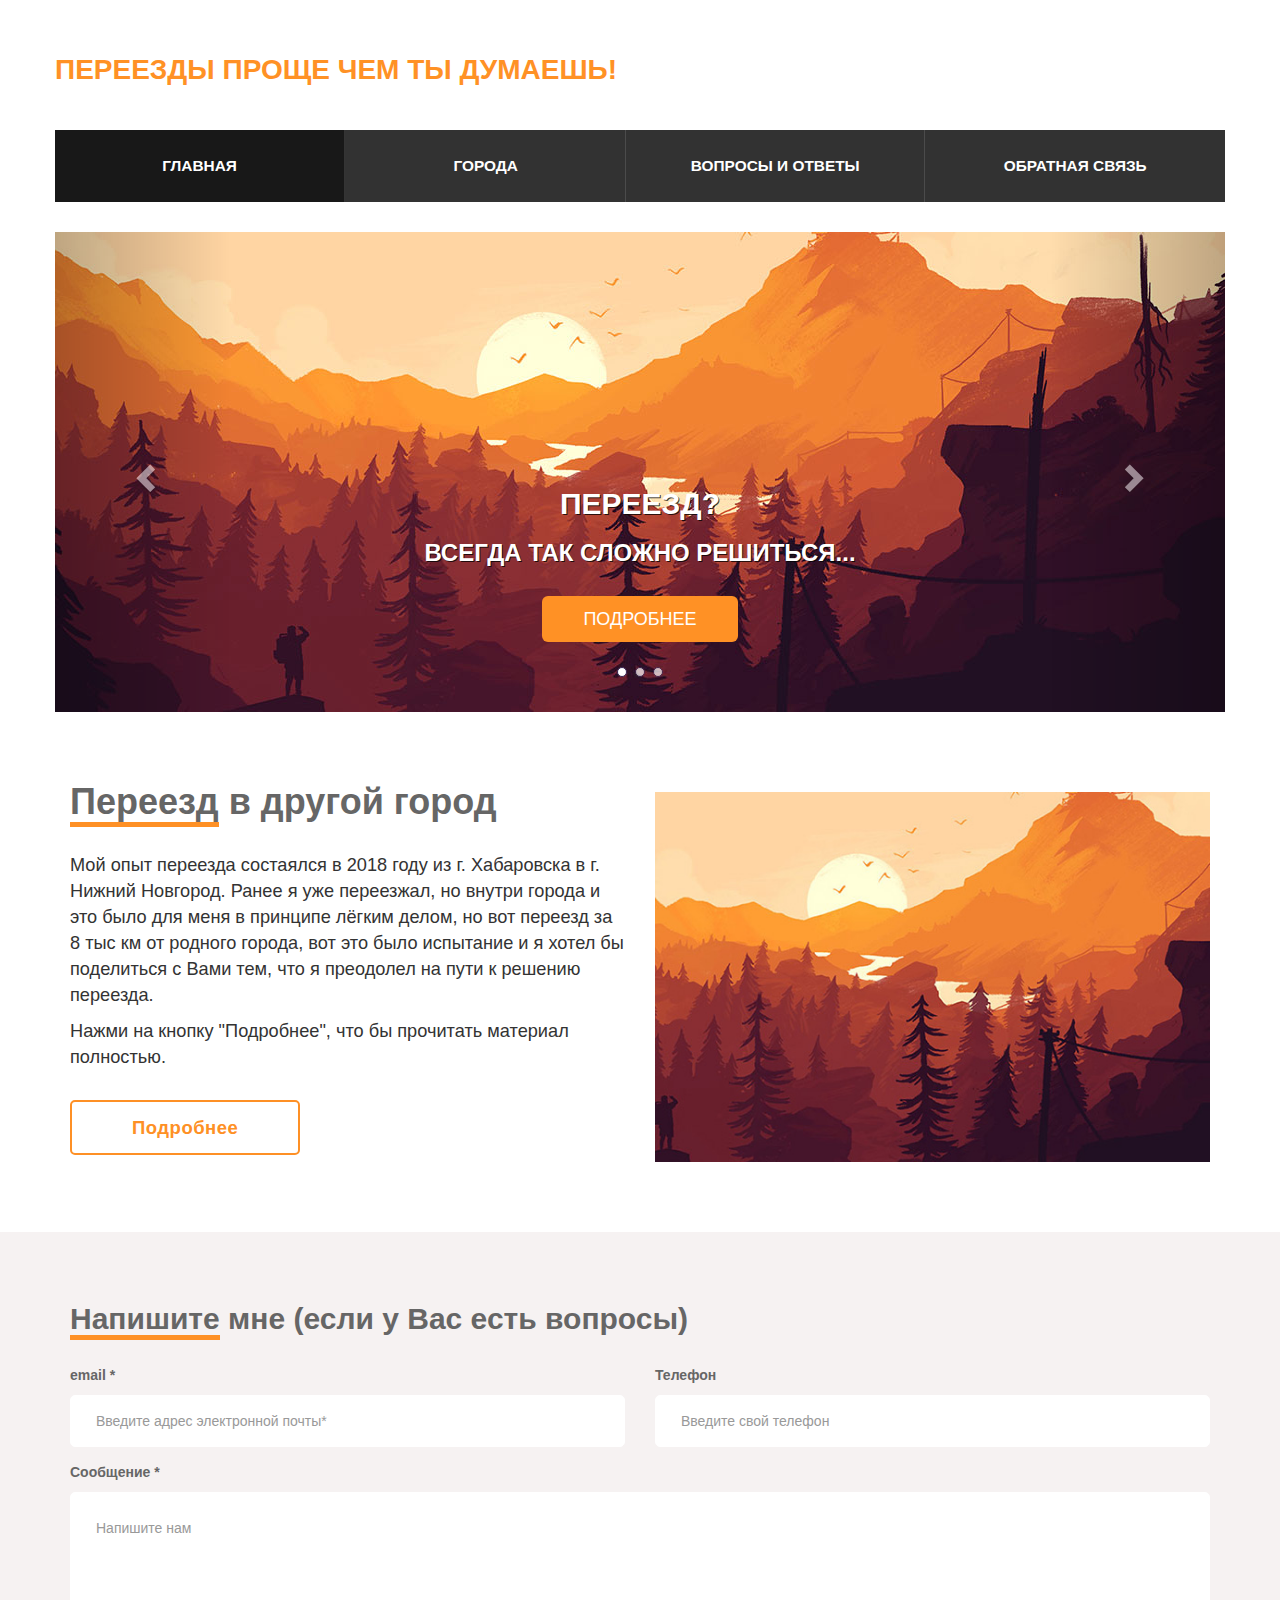
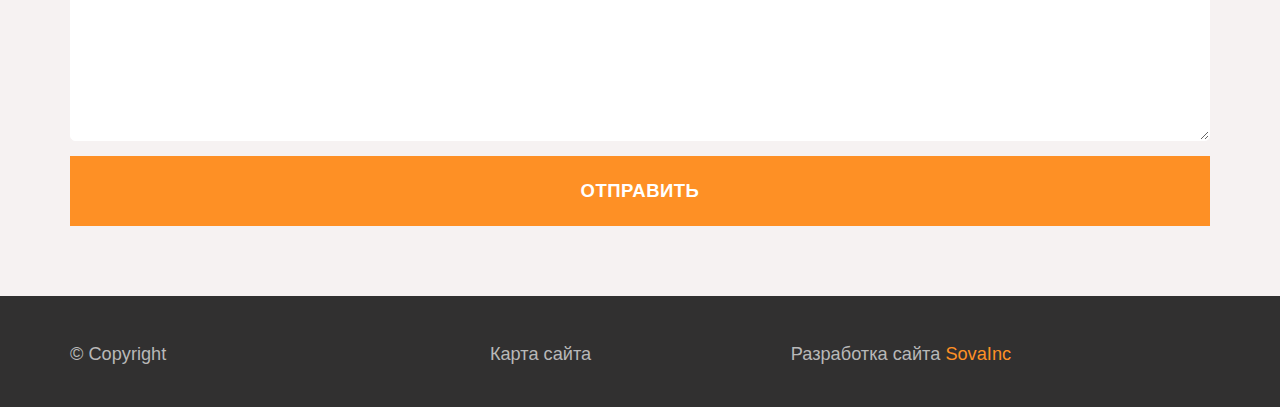
<file: index.html>
<!DOCTYPE html>
<html lang="ru">
  <head>
    <meta charset="utf-8">
    <meta http-equiv="X-UA-Compatible" content="IE=edge">
    <meta name="viewport" content="width=device-width, initial-scale=1">
    <meta name="description" content="Переезд в другой город требует максимально обстоятельного подхода и принятия взвешенных решений. Рассмотрим как правильно осуществить переезд и что учесть при смене места жительства." />
    <meta name="keywords" content="Мой опыт переезда, обзор переезда на пмж, трудности при переезде, переезд, трудности, город, опыт, отзывы, список, Россия" />
    <meta name="author" content="metatags generator">
    <meta name="robots" content="индекс, следуйте">
    <meta name="revisit-after" content="3 месяц">
    <title>Переезды проще чем ты думаешь!</title>
    <link href="css/bootstrap.css" rel="stylesheet">
    <link href="css/style.css" rel="stylesheet">
    <link rel="stylesheet" href="css/animate.css"> 
    <link rel="stylesheet" href="css/justified-nav.css">
    <link rel="stylesheet" href="https://maxcdn.bootstrapcdn.com/font-awesome/4.5.0/css/font-awesome.min.css">
    <!--[if lt IE 9]>
		 <script src="https://oss.maxcdn.com/html5shiv/3.7.3/html5shiv.min.js"></script >
		 <script src="https://oss.maxcdn.com/respond/1.4.2/respond.min.js"></script>
		<![endif]-->  
  </head>
<body>

<section id="header">

<header>
  <div class="container">
    <div class="row">
      <div class="col-md-6 logo">Переезды проще чем ты думаешь!</div>
      <!--div class="col-md-6 text-right phone">8 (800) 555-55-55</div-->
    </div>
  </div>
</header>	

<div class="container">
<div class="row">
  <nav>
    <ul class="nav nav-justified">
      <li class="active"><a href="/">Главная</a></li>
      <li><a href="city.html">Города</a></li>
      <li><a href="faq.html">Вопросы и ответы</a></li>
      <li><a href="contacts.html">Обратная связь</a></li>
    </ul>
  </nav>
</div>
</div>

<section id="slider">
  <div class="container">
     <div class="row">
     <div id="carousel-example-generic" class="carousel slide carousel-fade carousel-animate carousel-bg" data-ride="carousel">

     <ol class="carousel-indicators">
       <li data-target="#carousel-example-generic" data-slide-to="0" class="active"></li>
       <li data-target="#carousel-example-generic" data-slide-to="1"></li>
       <li data-target="#carousel-example-generic" data-slide-to="2"></li>
     </ol>

     <div class="carousel-inner" role="listbox">
       <div class="item active" style="background-image: url(images/slide_1.jpg)">
         <div class="carousel-caption">
           <div class="hero">
             <hgroup class="zoomInDown animated">
               <h2 class="fadeInLeft animated">Переезд?</h1>
               <h3 class="slideInRight animated">Всегда так сложно решиться...</h3>
             </hgroup>
             <button class="btn btn-hero btn-lg bounceInUp animated" role="button" onclick="window.location.href = 'faq.html';">Подробнее</button>
           </div>
         </div>
       </div>
       <div class="item" style="background-image: url(images/slide_1.jpg)">
         <div class="carousel-caption">
           <div class="hero fadeInUp animated">
           <hgroup>
             <h2>Куда?</h1>
             <h3>Как сделать выбор?</h3>
           </hgroup>
           <button class="btn btn-hero btn-lg zoomIn animated" role="button" onclick="window.location.href = 'faq.html';">Подробнее</button>
           </div>
         </div>
       </div>
       <div class="item" style="background-image: url(images/slide_1.jpg)">
         <div class="carousel-caption">
           <div class="hero rollIn animated">
             <hgroup class="rotateInDownRight animated">
               <h2>Что нужно?</h1>
               <h3>Какие могут возникнуть проблемы?</h3>
             </hgroup>
             <button class="btn btn-hero btn-lg" role="button" onclick="window.location.href = 'faq.html';">Подробнее</button>
           </div>
         </div>
       </div>
     </div>

     <a class="left carousel-control" href="#carousel-example-generic" role="button" data-slide="prev">
       <span class="glyphicon glyphicon-chevron-left" aria-hidden="true"></span>
       <span class="sr-only">Назад</span>
     </a>
     <a class="right carousel-control" href="#carousel-example-generic" role="button" data-slide="next">
       <span class="glyphicon glyphicon-chevron-right" aria-hidden="true"></span>
       <span class="sr-only">Вперёд</span>
     </a>
     </div>

    </div>
  </div>
</section>

</section>
<!--
<section id="advantage">
  <div class="container">
    <div class="row">
      <div class="col-md-3 text-center hero fadeInUp animated">
        <img src="images/like.png" alt="">
        <p>Гарантия<br/>качества</p>
      </div>
      <div class="col-md-3 text-center hero fadeInUp animated">
        <img src="images/piggy-bank.png" alt="">
        <p>Низкие<br/>цены</p>
      </div>
      <div class="col-md-3 text-center hero fadeInUp animated">
        <img src="images/star.png" alt="">
        <p>Лучшая<br/>продукция</p>
      </div>
      <div class="col-md-3 text-center hero fadeInUp animated">
        <img src="images/phone-call.png" alt="">
        <p>Всегда<br/>на связи</p>
      </div>
    </div>
  </div>
</section>
-->

<section id="about">
  <div class="container">
    <div class="row">
      <div class="col-md-6">
        <h1><span>Переезд</span> в другой город</h1>
        <p>
          Мой опыт переезда состаялся в 2018 году из г. Хабаровска в г. Нижний Новгород. Ранее я уже переезжал, но внутри города и это было для меня в принципе лёгким делом, но вот переезд за 8 тыс км от родного города, вот это было испытание и я хотел бы поделиться с Вами тем, что я преодолел на пути к решению переезда.
		</p>
		<p>
		  Нажми на кнопку "Подробнее", что бы прочитать материал полностью.
        </p>
        <a href="Moving_Kh-NN.html" id="btn-more">Подробнее</a>
      </div>
      <div class="col-md-6">
        <img src="images/img.jpg" alt="">
      </div>
    </div>
  </div>
</section>

<section id="message">
  <div class="container">
    <div class="row">
      <div class="col-md-12">
        <h2><span>Напишите</span> мне (если у Вас есть вопросы)</h2>
         <form id="contact-form" method="post" action="contact.php" role="form">
          <div class="messages"></div>
           <div class="controls">
             <div class="row">
               <div class="col-md-6">
                 <div class="form-group">
                   <label for="form_email">email *</label>
                    <input id="form_email" type="email" name="email" class="form-control" placeholder="Введите адрес электронной почты*" required="required" data-error="Требуется действующее электронное письмо.">
                   <div class="help-block with-errors"></div>
                 </div>
               </div>
               <div class="col-md-6">
                 <div class="form-group">
                   <label for="form_phone">Телефон</label>
                    <input id="form_phone" type="tel" name="phone" class="form-control" placeholder="Введите свой телефон">
                   <div class="help-block with-errors"></div>
                 </div>
               </div>
             </div>
             <div class="row">
               <div class="col-md-12">
                 <div class="form-group">
                   <label for="form_message">Сообщение *</label>
                    <textarea id="form_message" name="message" class="form-control" placeholder="Напишите нам" rows="4" required="required" data-error="Пожалуйста, оставьте нам сообщение."></textarea>
                   <div class="help-block with-errors"></div>
                 </div>
               </div>
               <div class="col-md-12 text-center">
                  <input type="submit" id="button_contacts" value="Отправить">
               </div>
             </div>
           </div>
         </form>
        </div>
      </div>
    </div>
  </div>
</section>

<footer>
    <div class="container">
      <div class="row">
        <div class="col-md-3 text-left hidden-xs">
          <div id="copyright">
            <p id="copyright-block">© Copyright</p>
          </div>
        </div>
	<div class="col-md-3 text-center" style="width:33%">
          <p id="develop"><a href="map_site.html" target="_blank">Карта сайта</a></p>
        </div>
        <div class="col-md-3 text-right">
          <p id="develop"><a href="#" target="_blank">Разработка сайта <span>SovaInc</span></a></p>
        </div>
      </div>
    </div>
  </footer>

   <script src="https://ajax.googleapis.com/ajax/libs/jquery/1.12.4/jquery.min.js"></script>
   <script src="js/bootstrap.js"></script>	
</body>
</html>
</file>
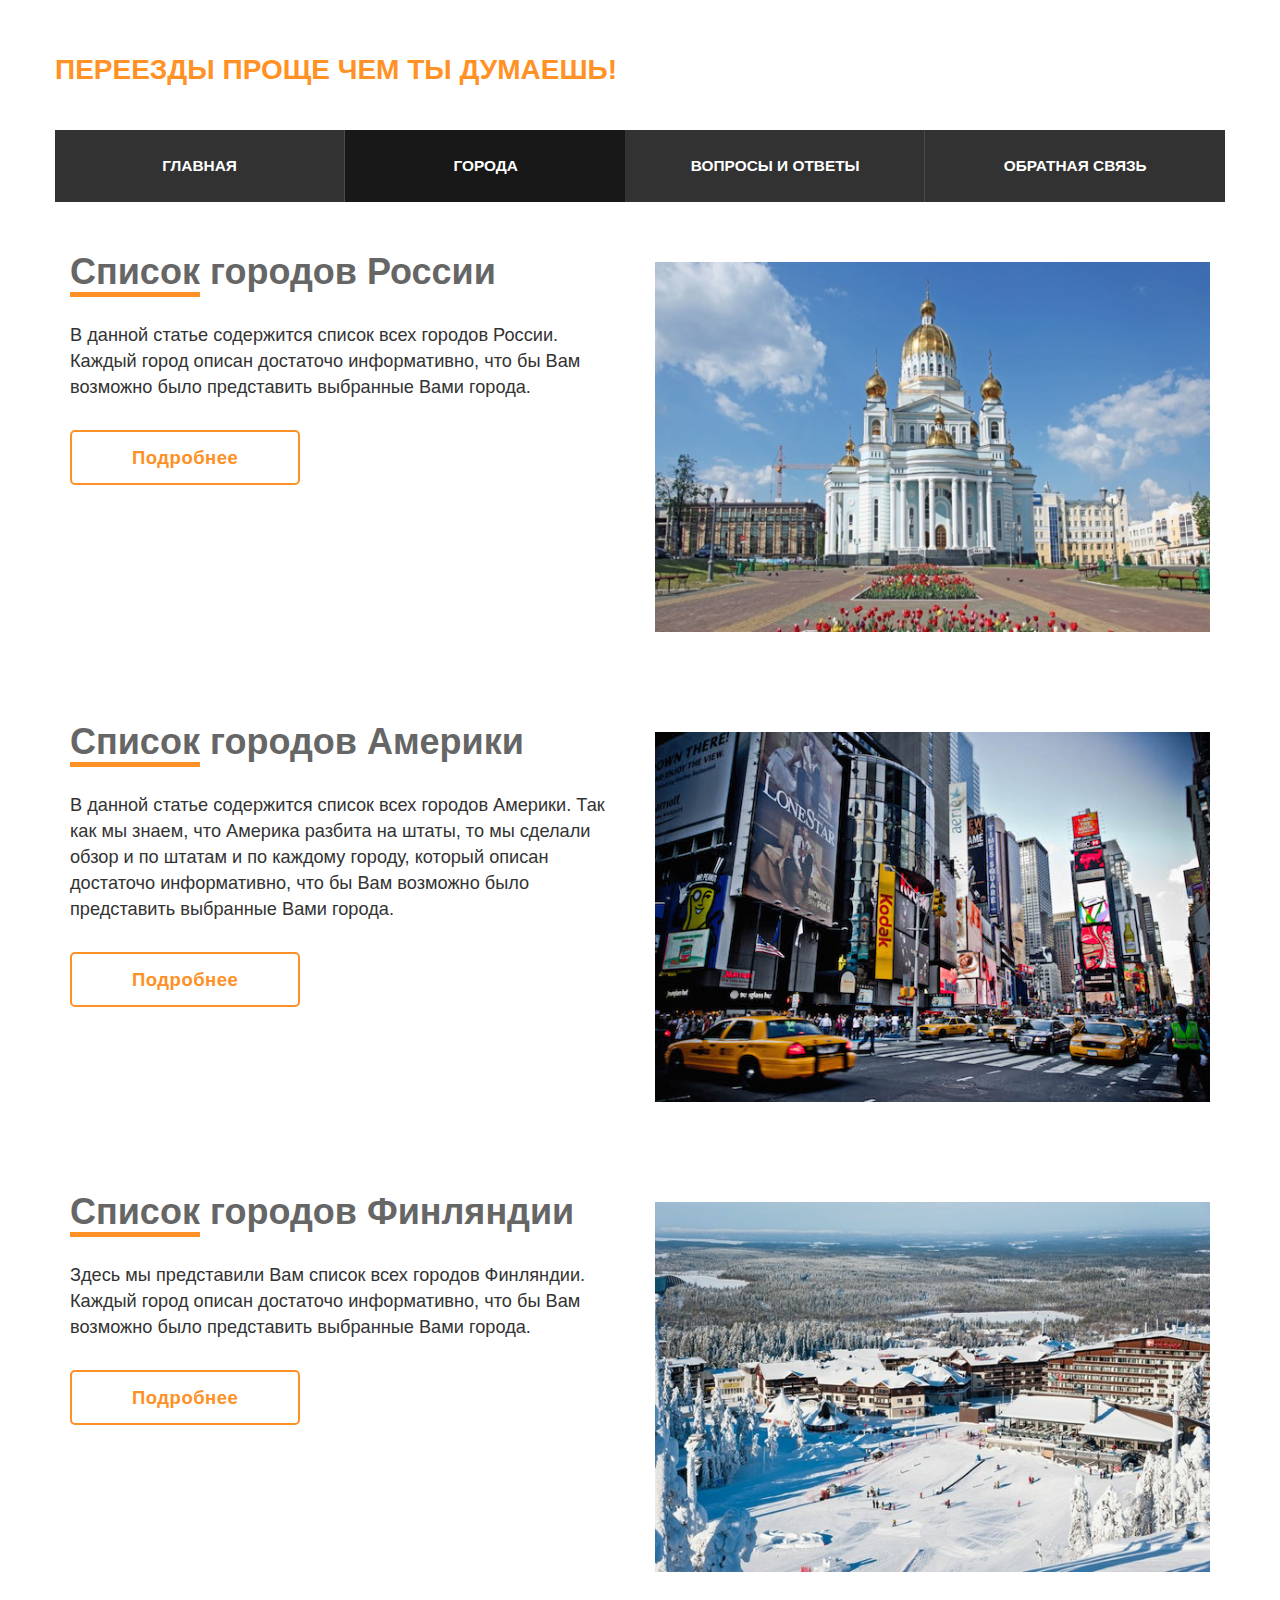
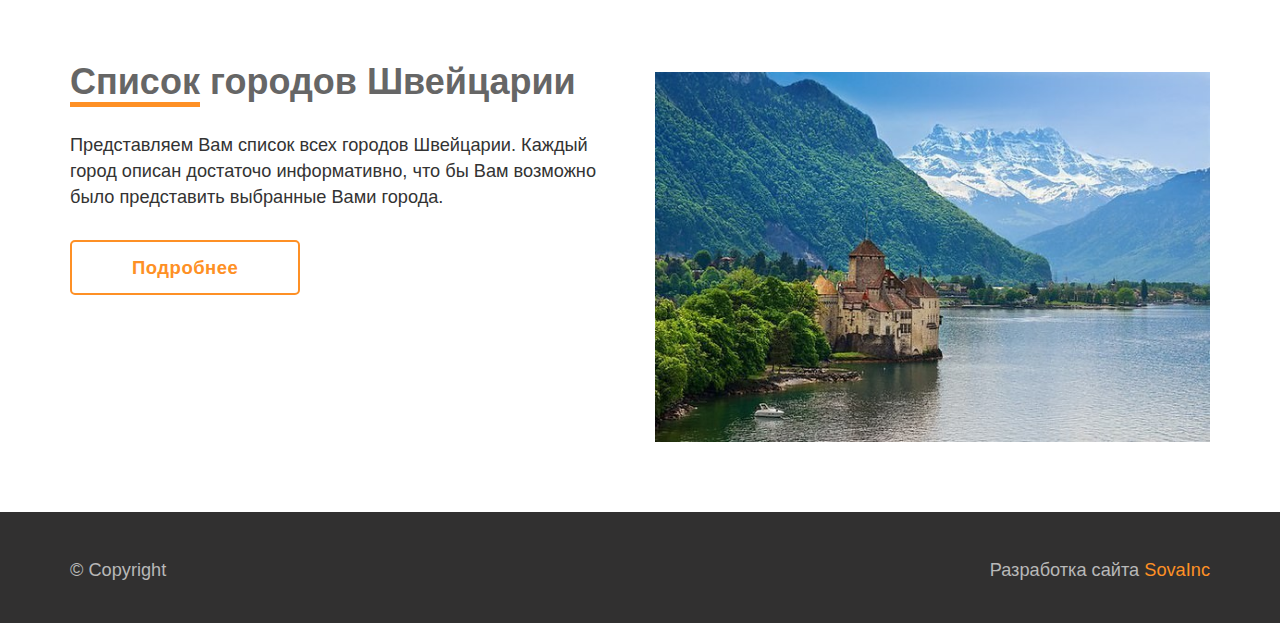
<file: city.html>
<!DOCTYPE html>
<html lang="ru">
  <head>
    <meta charset="utf-8">
    <meta http-equiv="X-UA-Compatible" content="IE=edge">
    <meta name="viewport" content="width=device-width, initial-scale=1">
    <meta name="description" content="Переезд в другой город требует максимально обстоятельного подхода и принятия взвешенных решений. Рассмотрим как правильно осуществить переезд и что учесть при смене места жительства.">
    <title>Переезды проще чем ты думаешь!</title>
    <link href="css/bootstrap.css" rel="stylesheet">
    <link href="css/style.css" rel="stylesheet">
    <link rel="stylesheet" href="css/animate.css"> 
    <link rel="stylesheet" href="css/justified-nav.css">
    <link rel="stylesheet" href="https://maxcdn.bootstrapcdn.com/font-awesome/4.5.0/css/font-awesome.min.css">
    <!--[if lt IE 9]>
		 <script src="https://oss.maxcdn.com/html5shiv/3.7.3/html5shiv.min.js"></script >
		 <script src="https://oss.maxcdn.com/respond/1.4.2/respond.min.js"></script>
		<![endif]-->  
  </head>
<body>

<section id="header">

<header>
  <div class="container">
    <div class="row">
      <div class="col-md-6 logo">Переезды проще чем ты думаешь!</div>
      <!--div class="col-md-6 text-right phone">8 (800) 555-55-55</div-->
    </div>
  </div>
</header>	

<div class="container">
<div class="row">
  <nav>
    <ul class="nav nav-justified">
      <li><a href="/">Главная</a></li>
      <li class="active"><a href="city.html">Города</a></li>
      <li><a href="faq.html">Вопросы и ответы</a></li>
      <li><a href="contacts.html">Обратная связь</a></li>
    </ul>
  </nav>
</div>
</div>

<section id="about">
  <div class="container">
    <div class="row">
      <div class="col-md-6">
        <h1><span>Список</span> городов России</h1>
        <p>
          В данной статье содержится список всех городов России. Каждый город описан достаточо информативно, что бы Вам возможно было представить выбранные Вами города.
        </p>
        <a href="/Russia_city.html" id="btn-more">Подробнее</a>
      </div>
      <div class="col-md-6">
        <img src="images/Rossiya.jpg" alt="">
      </div>
    </div>
  </div>
</section>

<section id="about">
  <div class="container">
    <div class="row">
      <div class="col-md-6">
        <h1><span>Список</span> городов Америки</h1>
        <p>
          В данной статье содержится список всех городов Америки. Так как мы знаем, что Америка разбита на штаты, то мы сделали обзор и по штатам и по каждому городу, который описан достаточо информативно, что бы Вам возможно было представить выбранные Вами города.
        </p>
        <a href="#" id="btn-more">Подробнее</a>
      </div>
      <div class="col-md-6">
        <img src="images/Amerika.jpg" alt="">
      </div>
    </div>
  </div>
</section>

<section id="about">
  <div class="container">
    <div class="row">
      <div class="col-md-6">
        <h1><span>Список</span> городов Финляндии</h1>
        <p>
          Здесь мы представили Вам список всех городов Финляндии. Каждый город описан достаточо информативно, что бы Вам возможно было представить выбранные Вами города.
        </p>
        <a href="#" id="btn-more">Подробнее</a>
      </div>
      <div class="col-md-6">
        <img src="images/Fin.jpg" alt="">
      </div>
    </div>
  </div>
</section>

<section id="about">
  <div class="container">
    <div class="row">
      <div class="col-md-6">
        <h1><span>Список</span> городов Швейцарии</h1>
        <p>
          Представляем Вам список всех городов Швейцарии. Каждый город описан достаточо информативно, что бы Вам возможно было представить выбранные Вами города.
        </p>
        <a href="#" id="btn-more">Подробнее</a>
      </div>
      <div class="col-md-6">
        <img src="images/Swec.jpg" alt="">
      </div>
    </div>
  </div>
</section>

<footer>
    <div class="container">
      <div class="row">
        <div class="col-md-6 text-left hidden-xs">
          <div id="copyright">
            <p id="copyright-block">© Copyright</p>
          </div>
        </div>
        <div class="col-md-6 text-right">
          <p id="develop"><a href="#" target="_blank">Разработка сайта <span>SovaInc</span></a></p>
        </div>
      </div>
    </div>
  </footer>

   <script src="https://ajax.googleapis.com/ajax/libs/jquery/1.12.4/jquery.min.js"></script>
   <script src="js/bootstrap.js"></script>	
</body>
</html>
</file>
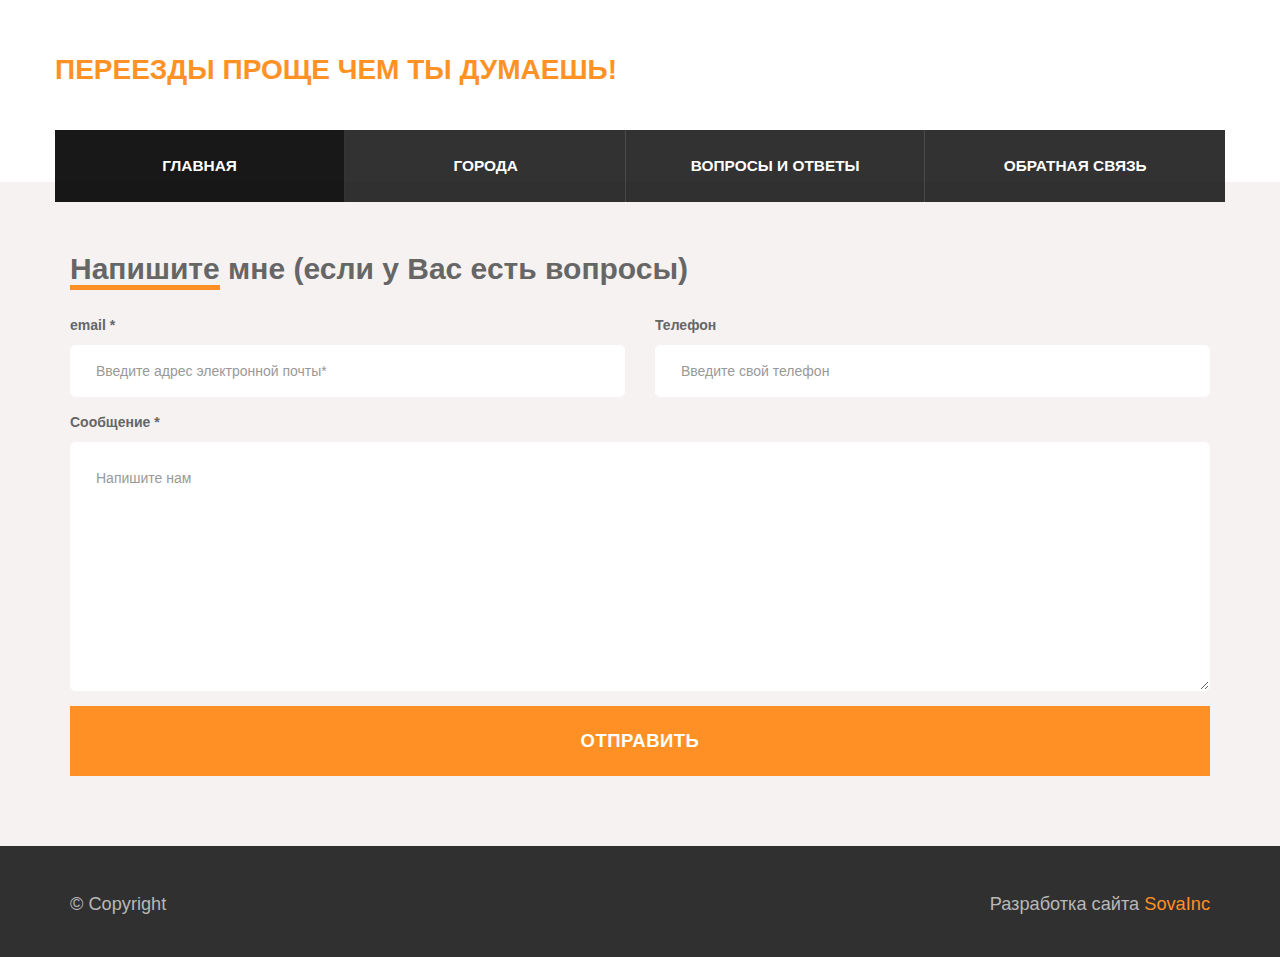
<file: contacts.html>
<!DOCTYPE html>
<html lang="ru">
  <head>
    <meta charset="utf-8">
    <meta http-equiv="X-UA-Compatible" content="IE=edge">
    <meta name="viewport" content="width=device-width, initial-scale=1">
    <title>Переезды проще чем ты думаешь!</title>
    <link href="css/bootstrap.css" rel="stylesheet">
    <link href="css/style.css" rel="stylesheet">
    <link rel="stylesheet" href="css/animate.css"> 
    <link rel="stylesheet" href="css/justified-nav.css">
    <link rel="stylesheet" href="https://maxcdn.bootstrapcdn.com/font-awesome/4.5.0/css/font-awesome.min.css">
    <!--[if lt IE 9]>
		 <script src="https://oss.maxcdn.com/html5shiv/3.7.3/html5shiv.min.js"></script >
		 <script src="https://oss.maxcdn.com/respond/1.4.2/respond.min.js"></script>
		<![endif]-->  
  </head>
<body>

<section id="header">

<header>
  <div class="container">
    <div class="row">
      <div class="col-md-6 logo">Переезды проще чем ты думаешь!</div>
      <!--div class="col-md-6 text-right phone">8 (800) 555-55-55</div-->
    </div>
  </div>
</header>	

<div class="container">
<div class="row">
  <nav>
    <ul class="nav nav-justified">
      <li class="active"><a href="/">Главная</a></li>
      <li><a href="city.html">Города</a></li>
      <li><a href="#">Вопросы и ответы</a></li>
      <li><a href="contacts.html">Обратная связь</a></li>
    </ul>
  </nav>
</div>
</div>

<section id="message">
  <div class="container">
    <div class="row">
      <div class="col-md-12">
        <h2><span>Напишите</span> мне (если у Вас есть вопросы)</h2>
         <form id="contact-form" method="post" action="contact.php" role="form">
          <div class="messages"></div>
           <div class="controls">
             <div class="row">
               <div class="col-md-6">
                 <div class="form-group">
                   <label for="form_email">email *</label>
                    <input id="form_email" type="email" name="email" class="form-control" placeholder="Введите адрес электронной почты*" required="required" data-error="Требуется действующее электронное письмо.">
                   <div class="help-block with-errors"></div>
                 </div>
               </div>
               <div class="col-md-6">
                 <div class="form-group">
                   <label for="form_phone">Телефон</label>
                    <input id="form_phone" type="tel" name="phone" class="form-control" placeholder="Введите свой телефон">
                   <div class="help-block with-errors"></div>
                 </div>
               </div>
             </div>
             <div class="row">
               <div class="col-md-12">
                 <div class="form-group">
                   <label for="form_message">Сообщение *</label>
                    <textarea id="form_message" name="message" class="form-control" placeholder="Напишите нам" rows="4" required="required" data-error="Пожалуйста, оставьте нам сообщение."></textarea>
                   <div class="help-block with-errors"></div>
                 </div>
               </div>
               <div class="col-md-12 text-center">
                  <input type="submit" id="button_contacts" value="Отправить">
               </div>
             </div>
           </div>
         </form>
        </div>
      </div>
    </div>
  </div>
</section>

<footer>
    <div class="container">
      <div class="row">
        <div class="col-md-6 text-left hidden-xs">
          <div id="copyright">
            <p id="copyright-block">© Copyright</p>
          </div>
        </div>
        <div class="col-md-6 text-right">
          <p id="develop"><a href="#" target="_blank">Разработка сайта <span>SovaInc</span></a></p>
        </div>
      </div>
    </div>
  </footer>

   <script src="https://ajax.googleapis.com/ajax/libs/jquery/1.12.4/jquery.min.js"></script>
   <script src="js/bootstrap.js"></script>	
</body>
</html>
</file>
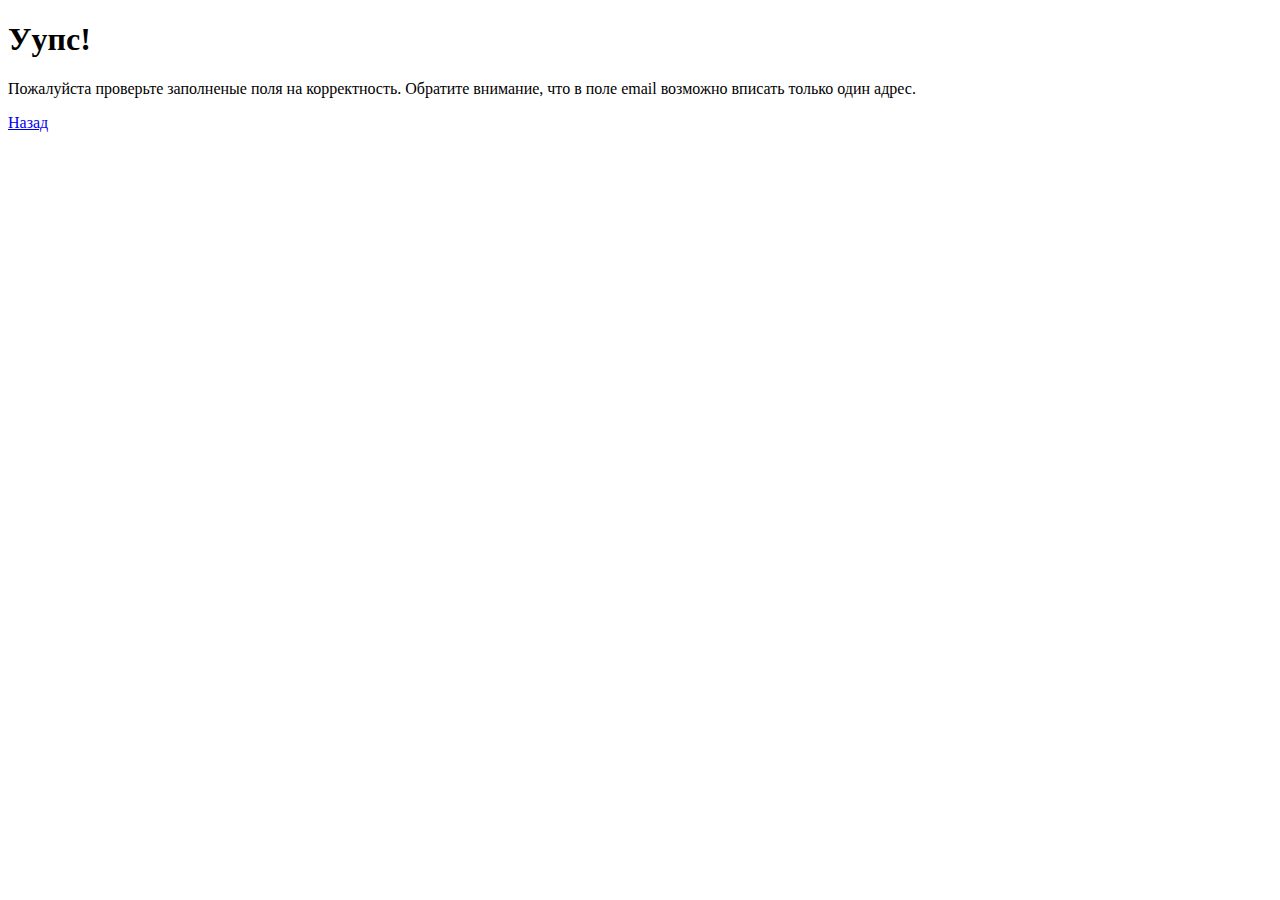
<file: error_message.html>
<!DOCTYPE html>
<title>Ошибка</title>	

<h1>Уупс!</h1>
<p>Пожалуйста проверьте заполненые поля на корректность. Обратите внимание, что в поле email возможно вписать только один адрес.</p>
<p><a href="JavaScript:history.go(-1);">Назад</a></p>
</file>
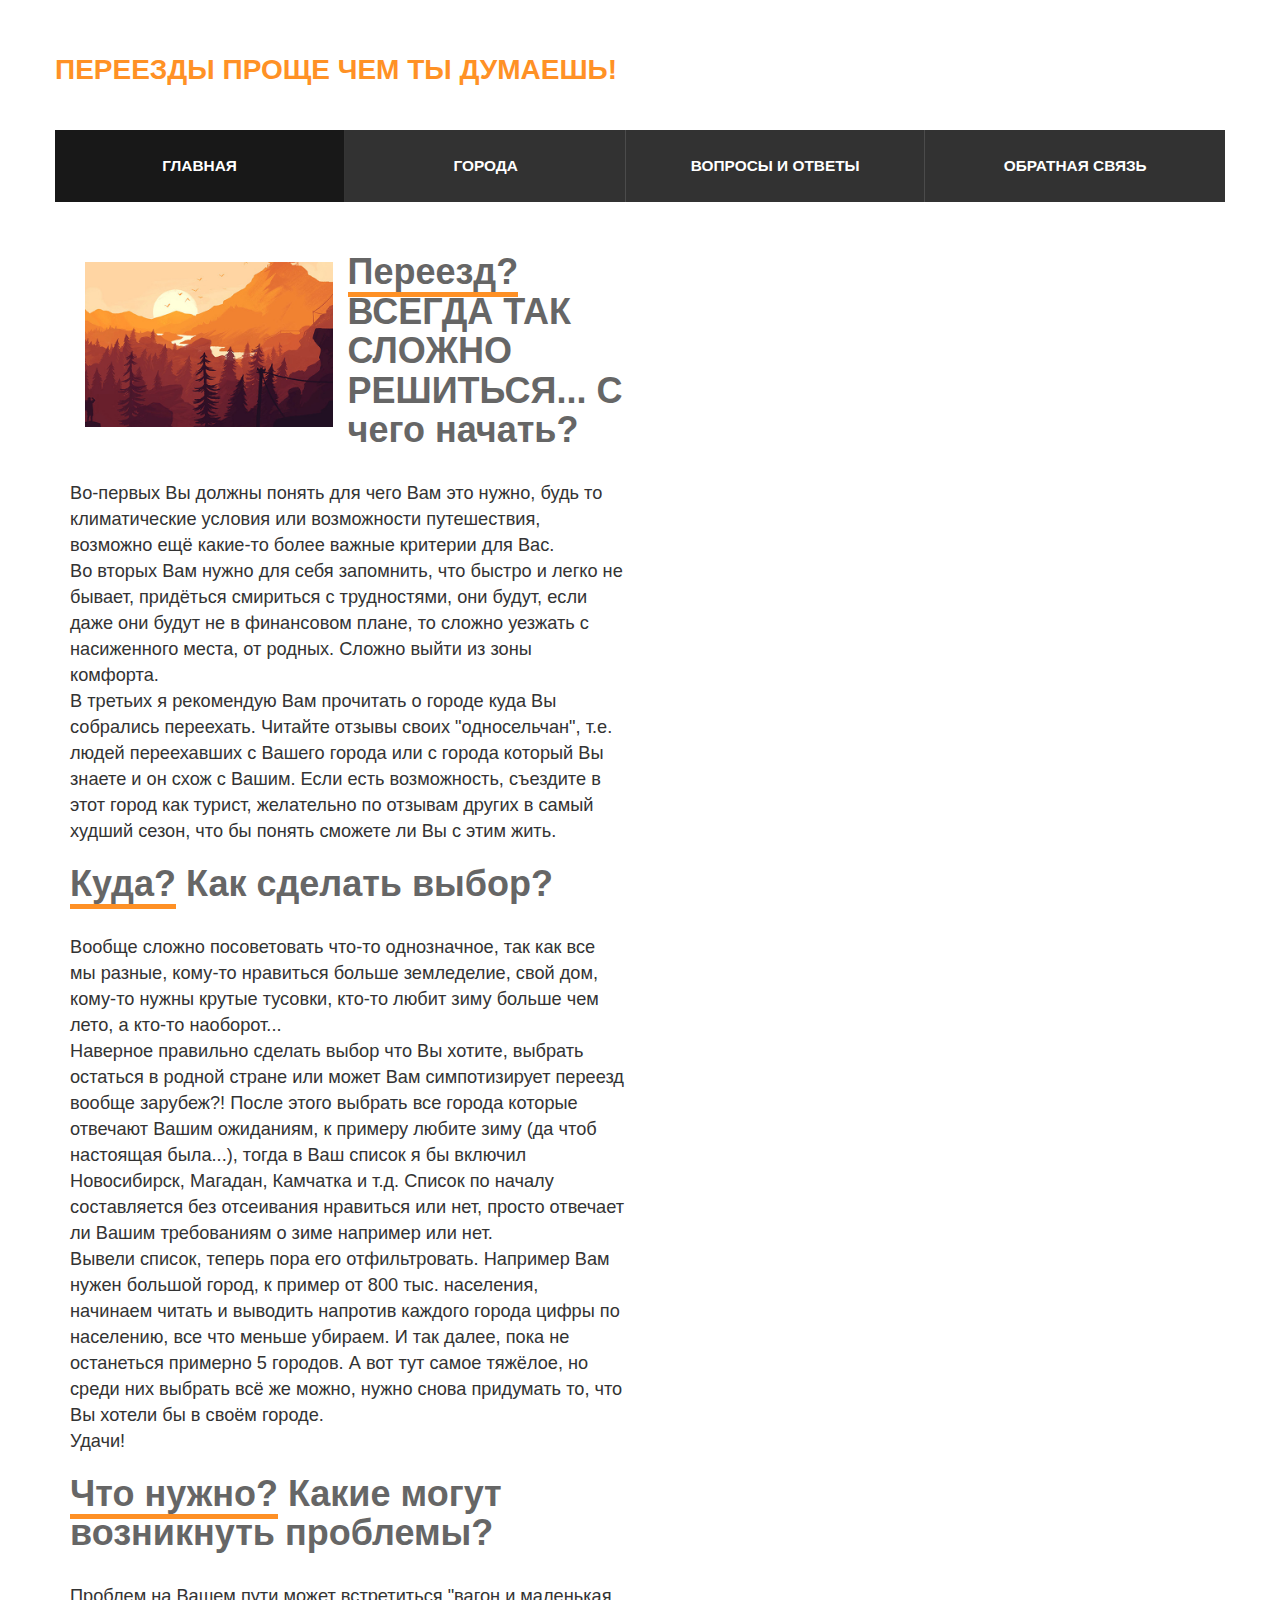
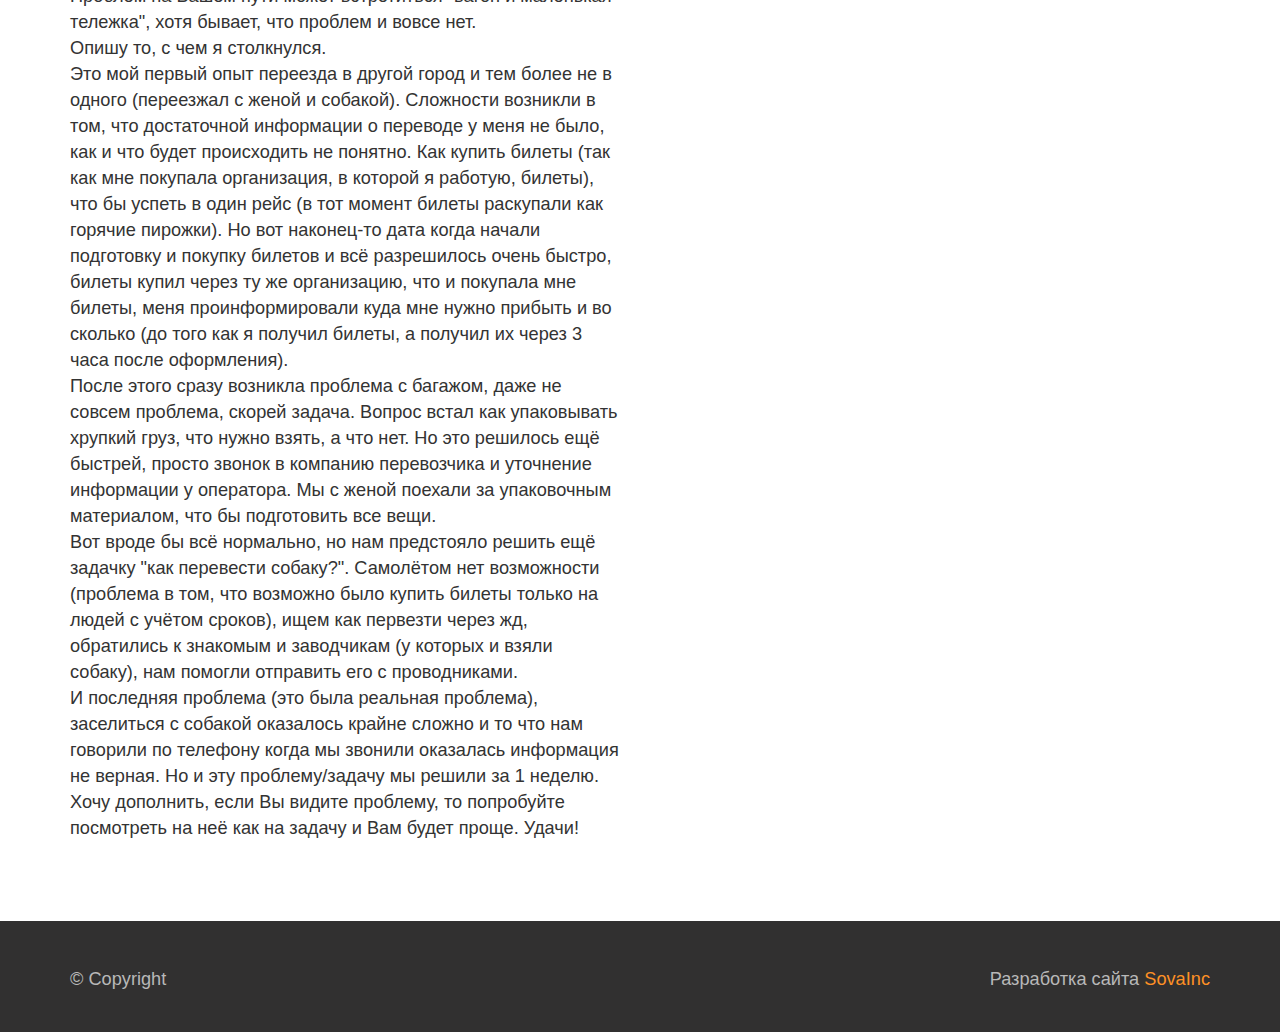
<file: faq.html>
<!DOCTYPE html>
<html lang="ru">
  <head>
    <meta charset="utf-8">
    <meta http-equiv="X-UA-Compatible" content="IE=edge">
    <meta name="viewport" content="width=device-width, initial-scale=1">
    <title>Переезды проще чем ты думаешь!</title>
    <link href="css/bootstrap.css" rel="stylesheet">
    <link href="css/style.css" rel="stylesheet">
    <link rel="stylesheet" href="css/animate.css"> 
    <link rel="stylesheet" href="css/justified-nav.css">
    <link rel="stylesheet" href="https://maxcdn.bootstrapcdn.com/font-awesome/4.5.0/css/font-awesome.min.css">
    <!--[if lt IE 9]>
		 <script src="https://oss.maxcdn.com/html5shiv/3.7.3/html5shiv.min.js"></script >
		 <script src="https://oss.maxcdn.com/respond/1.4.2/respond.min.js"></script>
		<![endif]-->  
  </head>
<body>

<section id="header">

<header>
  <div class="container">
    <div class="row">
      <div class="col-md-6 logo">Переезды проще чем ты думаешь!</div>
      <!--div class="col-md-6 text-right phone">8 (800) 555-55-55</div-->
    </div>
  </div>
</header>	

<div class="container">
<div class="row">
  <nav>
    <ul class="nav nav-justified">
      <li class="active"><a href="index.html">Главная</a></li>
      <li><a href="city.html">Города</a></li>
      <li><a href="faq.html">Вопросы и ответы</a></li>
      <li><a href="contacts.html">Обратная связь</a></li>
    </ul>
  </nav>
</div>
</div>
</section>


<section id="about">
  <div class="container">
    <div class="row">
      <div class="col-md-6">
	  <div class="col-md-6">
        <img src="images/img.jpg" alt="">
      </div>
        <h1><span>Переезд?</span> ВСЕГДА ТАК СЛОЖНО РЕШИТЬСЯ... С чего начать?</h1>
        <p>
          Во-первых Вы должны понять для чего Вам это нужно, будь то климатические условия или возможности путешествия, возможно ещё какие-то более важные критерии для Вас.
		  <br/>
		  Во вторых Вам нужно для себя запомнить, что быстро и легко не бывает, придёться смириться с трудностями, они будут, если даже они будут не в финансовом плане, то сложно уезжать с насиженного места, от родных. Сложно выйти из зоны комфорта.
		  <br/>
		  В третьих я рекомендую Вам прочитать о городе куда Вы собрались переехать. Читайте отзывы своих "односельчан", т.е. людей переехавших с Вашего города или с города который Вы знаете и он схож с Вашим. Если есть возможность, съездите в этот город как турист, желательно по отзывам других в самый худший сезон, что бы понять сможете ли Вы с этим жить.
		</p>
		<h1><span>Куда?</span> Как сделать выбор?</h1>
        <p>
          Вообще сложно посоветовать что-то однозначное, так как все мы разные, кому-то нравиться больше земледелие, свой дом, кому-то нужны крутые тусовки, кто-то любит зиму больше чем лето, а кто-то наоборот...
		  <br/>
		  Наверное правильно сделать выбор что Вы хотите, выбрать остаться в родной стране или может Вам симпотизирует переезд вообще зарубеж?! После этого выбрать все города которые отвечают Вашим ожиданиям, к примеру любите зиму (да чтоб настоящая была...), тогда в Ваш список я бы включил Новосибирск, Магадан, Камчатка и т.д. Список по началу составляется без отсеивания нравиться или нет, просто отвечает ли Вашим требованиям о зиме например или нет.
		  <br/>
		  Вывели список, теперь пора его отфильтровать. Например Вам нужен большой город, к пример от 800 тыс. населения, начинаем читать и выводить напротив каждого города цифры по населению, все что меньше убираем. И так далее, пока не останеться примерно 5 городов. А вот тут самое тяжёлое, но среди них выбрать всё же можно, нужно снова придумать то, что Вы хотели бы в своём городе.
		  <br/>
		  Удачи!
		</p>
		<h1><span>Что нужно?</span> Какие могут возникнуть проблемы?</h1>
        <p>
          Проблем на Вашем пути может встретиться "вагон и маленькая тележка", хотя бывает, что проблем и вовсе нет.
		  <br/>
		  Опишу то, с чем я столкнулся.
		  <br/>
		  Это мой первый опыт переезда в другой город и тем более не в одного (переезжал с женой и собакой). Сложности возникли в том, что достаточной информации о переводе у меня не было, как и что будет происходить не понятно. Как купить билеты (так как мне покупала организация, в которой я работую, билеты), что бы успеть в один рейс (в тот момент билеты раскупали как горячие пирожки). Но вот наконец-то дата когда начали подготовку и покупку билетов и всё разрешилось очень быстро, билеты купил через ту же организацию, что и покупала мне билеты, меня проинформировали куда мне нужно прибыть и во сколько (до того как я получил билеты, а получил их через 3 часа после оформления).
		  <br/>
		  После этого сразу возникла проблема с багажом, даже не совсем проблема, скорей задача. Вопрос встал как упаковывать хрупкий груз, что нужно взять, а что нет. Но это решилось ещё быстрей, просто звонок в компанию перевозчика и уточнение информации у оператора. Мы с женой поехали за упаковочным материалом, что бы подготовить все вещи.
		  <br/>
		  Вот вроде бы всё нормально, но нам предстояло решить ещё задачку "как перевести собаку?". Самолётом нет возможности (проблема в том, что возможно было купить билеты только на людей с учётом сроков), ищем как первезти через жд, обратились к знакомым и заводчикам (у которых и взяли собаку), нам помогли отправить его с проводниками.
		  <br/>
		  И последняя проблема (это была реальная проблема), заселиться с собакой оказалось крайне сложно и то что нам говорили по телефону когда мы звонили оказалась информация не верная. Но и эту проблему/задачу мы решили за 1 неделю.
		  <br/>
		  Хочу дополнить, если Вы видите проблему, то попробуйте посмотреть на неё как на задачу и Вам будет проще. Удачи!
		</p>
      </div>
    </div>
  </div>
</section>


<footer>
    <div class="container">
      <div class="row">
        <div class="col-md-6 text-left hidden-xs">
          <div id="copyright">
            <p id="copyright-block">© Copyright</p>
          </div>
        </div>
        <div class="col-md-6 text-right">
          <p id="develop"><a href="#" target="_blank">Разработка сайта <span>SovaInc</span></a></p>
        </div>
      </div>
    </div>
  </footer>

   <script src="https://ajax.googleapis.com/ajax/libs/jquery/1.12.4/jquery.min.js"></script>
   <script src="js/bootstrap.js"></script>	
</body>
</html>
</file>
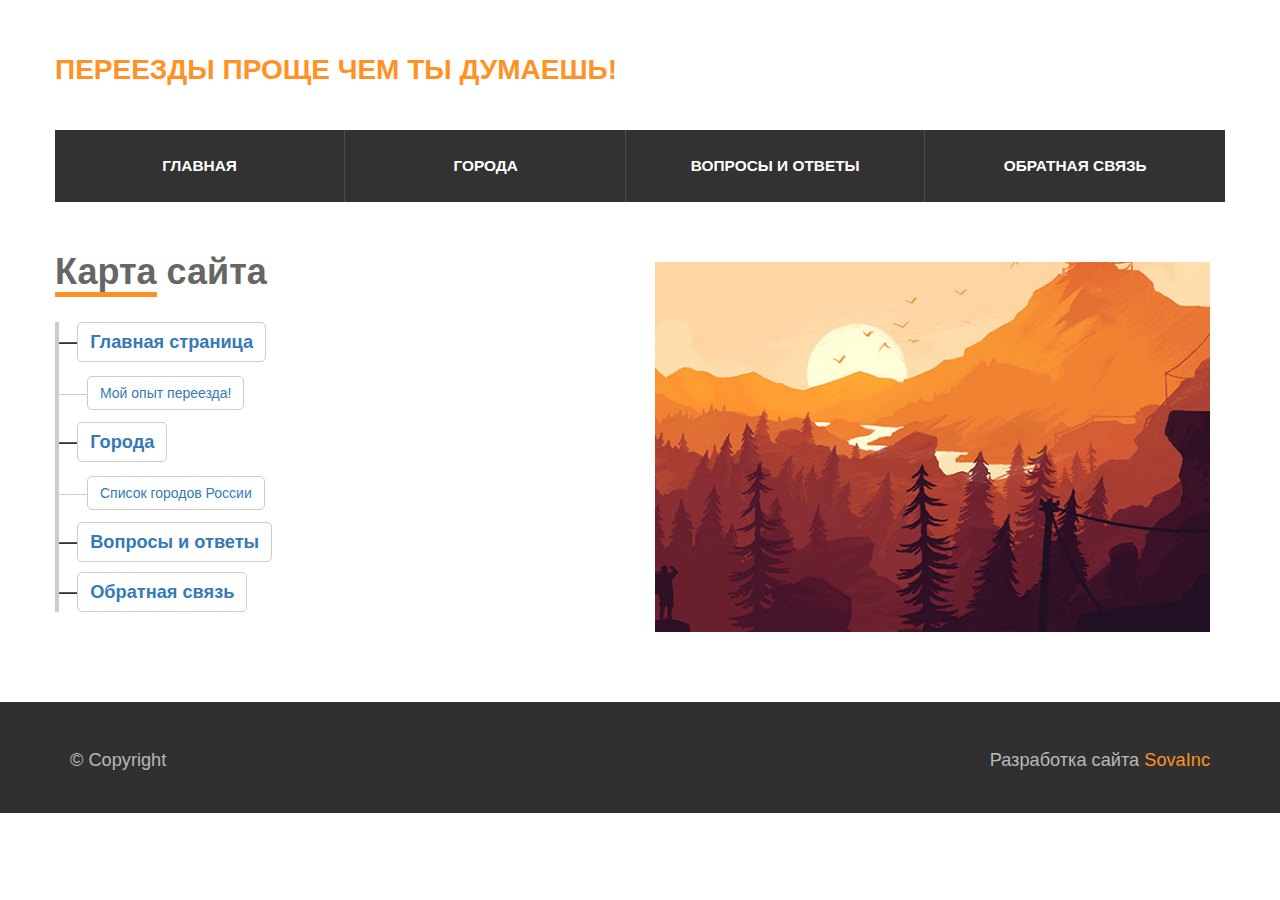
<file: map_site.html>
<!DOCTYPE html>
<html lang="ru">
  <head>
    <meta charset="utf-8">
    <meta http-equiv="X-UA-Compatible" content="IE=edge">
    <meta name="viewport" content="width=device-width, initial-scale=1">
    <meta name="description" content="Переезд в другой город требует максимально обстоятельного подхода и принятия взвешенных решений. Рассмотрим как правильно осуществить переезд и что учесть при смене места жительства." />
    <meta name="keywords" content="Мой опыт переезда, обзор переезда на пмж, трудности при переезде, переезд, трудности, город, опыт, отзывы, список, Россия" />
    <meta name="author" content="metatags generator">
    <meta name="robots" content="индекс, следуйте">
    <meta name="revisit-after" content="3 месяц">
    <title>Переезды проще чем ты думаешь!</title>
    <link href="css/bootstrap.css" rel="stylesheet">
    <link href="css/style.css" rel="stylesheet">
    <link rel="stylesheet" href="css/animate.css"> 
    <link rel="stylesheet" href="css/justified-nav.css">
    <link rel="stylesheet" href="https://maxcdn.bootstrapcdn.com/font-awesome/4.5.0/css/font-awesome.min.css">
    <!--[if lt IE 9]>
		 <script src="https://oss.maxcdn.com/html5shiv/3.7.3/html5shiv.min.js"></script >
		 <script src="https://oss.maxcdn.com/respond/1.4.2/respond.min.js"></script>
		<![endif]-->  
  </head>
<body>

<section id="header">

<header>
  <div class="container">
    <div class="row">
      <div class="col-md-6 logo">Переезды проще чем ты думаешь!</div>
      <!--div class="col-md-6 text-right phone">8 (800) 555-55-55</div-->
    </div>
  </div>
</header>	

<div class="container">
<div class="row">
  <nav>
    <ul class="nav nav-justified">
      <li><a href="index.html">Главная</a></li>
      <li><a href="city.html">Города</a></li>
      <li><a href="faq.html">Вопросы и ответы</a></li>
      <li><a href="contacts.html">Обратная связь</a></li>
    </ul>
  </nav>
</div>
</div>


</section>

<section id="about">
<div class="container">
    <div class="row">
	<div class="col-md-6" style="float: right">
        <img src="images/img.jpg" alt="">
      </div>
		<h1 class="mapsite"><span>Карта</span> сайта</h1>
			<div class="sectionMS">
				<p><a href="https://metalic2010.github.io/">Главная страница</a></p>
				<div><a href="https://metalic2010.github.io/Moving_Kh-NN.html">Мой опыт переезда!</a></div>
				
				<p><a href="https://metalic2010.github.io/city.html">Города</a></p>
				<div><a href="https://metalic2010.github.io/Russia_city.html">Список городов России</a></div>
				
				<p><a href="https://metalic2010.github.io/faq.html">Вопросы и ответы</a></p>
		
				<p><a href="https://metalic2010.github.io/contacts.html">Обратная связь</a></p>
			</div>
	</div>
</div>
</section>

<footer>
    <div class="container">
      <div class="row">
        <div class="col-md-6 text-left hidden-xs">
          <div id="copyright">
            <p id="copyright-block">© Copyright</p>
          </div>
        </div>
        <div class="col-md-6 text-right">
          <p id="develop"><a href="#" target="_blank">Разработка сайта <span>SovaInc</span></a></p>
        </div>
      </div>
    </div>
  </footer>

   <script src="https://ajax.googleapis.com/ajax/libs/jquery/1.12.4/jquery.min.js"></script>
   <script src="js/bootstrap.js"></script>	
</body>
</html>
</file>
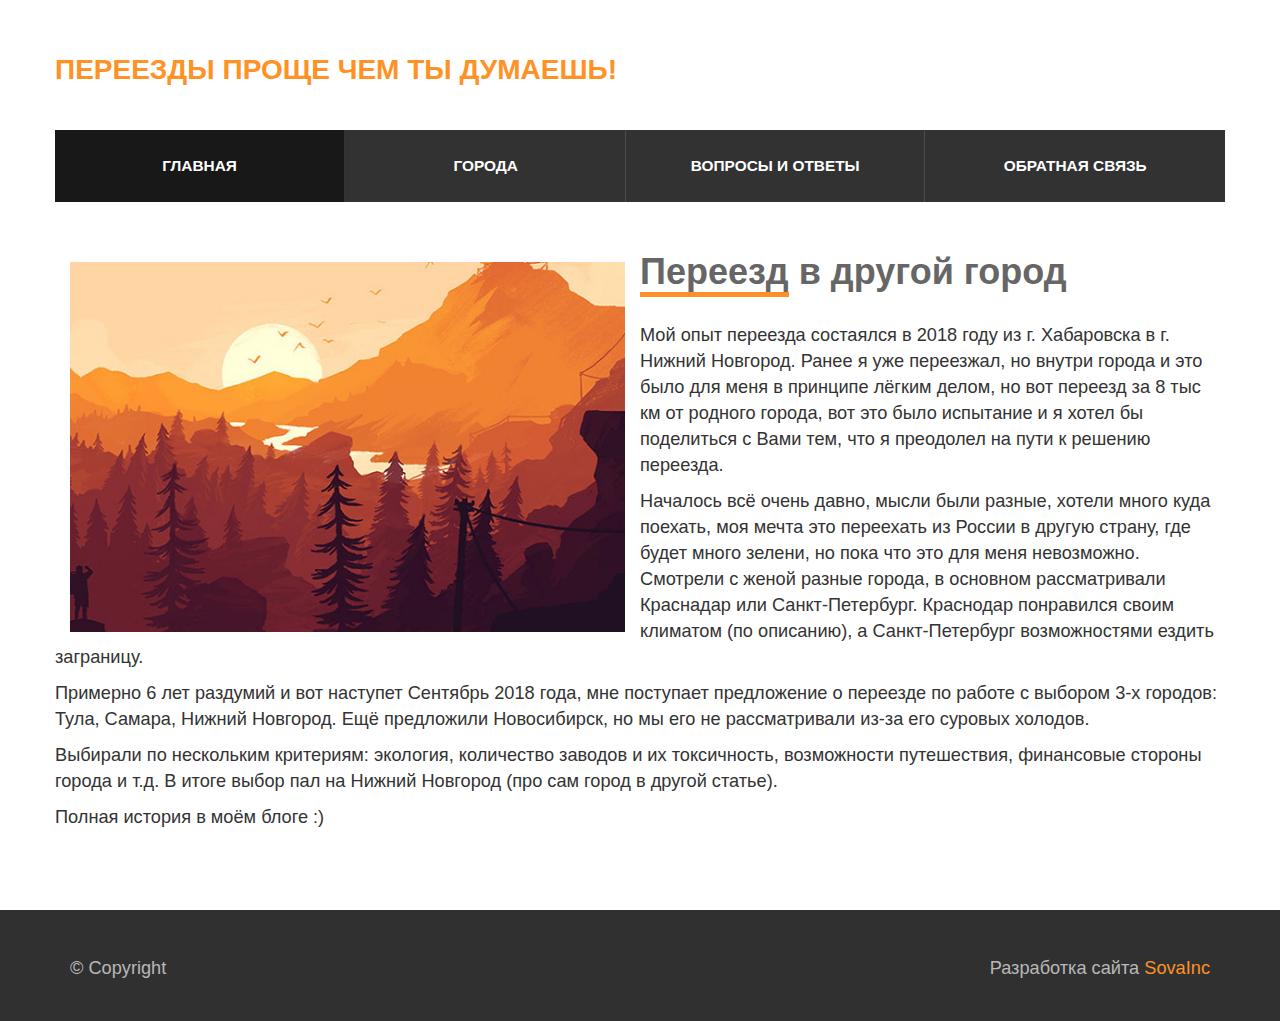
<file: Moving_Kh-NN.html>
<!DOCTYPE html>
<html lang="ru">
  <head>
    <meta charset="utf-8">
    <meta http-equiv="X-UA-Compatible" content="IE=edge">
    <meta name="viewport" content="width=device-width, initial-scale=1">
    <meta name="description" content="Переезд в другой город требует максимально обстоятельного подхода и принятия взвешенных решений. Рассмотрим как правильно осуществить переезд и что учесть при смене места жительства." />
    <meta name="keywords" content="Мой опыт переезда, обзор переезда на пмж, трудности при переезде" />
    <meta name="author" content="metatags generator">
    <meta name="robots" content="индекс, следуйте">
    <meta name="revisit-after" content="3 месяц">
    <title>Переезды проще чем ты думаешь!</title>
    <link href="css/bootstrap.css" rel="stylesheet">
    <link href="css/style.css" rel="stylesheet">
    <link rel="stylesheet" href="css/animate.css"> 
    <link rel="stylesheet" href="css/justified-nav.css">
    <link rel="stylesheet" href="https://maxcdn.bootstrapcdn.com/font-awesome/4.5.0/css/font-awesome.min.css">
    <!--[if lt IE 9]>
		 <script src="https://oss.maxcdn.com/html5shiv/3.7.3/html5shiv.min.js"></script >
		 <script src="https://oss.maxcdn.com/respond/1.4.2/respond.min.js"></script>
		<![endif]-->  
  </head>
<body>

<section id="header">

<header>
  <div class="container">
    <div class="row">
      <div class="col-md-6 logo">Переезды проще чем ты думаешь!</div>
      <!--div class="col-md-6 text-right phone">8 (800) 555-55-55</div-->
    </div>
  </div>
</header>	

<div class="container">
<div class="row">
  <nav>
    <ul class="nav nav-justified">
      <li class="active"><a href="index.html">Главная</a></li>
      <li><a href="city.html">Города</a></li>
      <li><a href="faq.html">Вопросы и ответы</a></li>
      <li><a href="contacts.html">Обратная связь</a></li>
    </ul>
  </nav>
</div>
</div>


</section>
<!--
<section id="advantage">
  <div class="container">
    <div class="row">
      <div class="col-md-3 text-center hero fadeInUp animated">
        <img src="images/like.png" alt="">
        <p>Гарантия<br/>качества</p>
      </div>
      <div class="col-md-3 text-center hero fadeInUp animated">
        <img src="images/piggy-bank.png" alt="">
        <p>Низкие<br/>цены</p>
      </div>
      <div class="col-md-3 text-center hero fadeInUp animated">
        <img src="images/star.png" alt="">
        <p>Лучшая<br/>продукция</p>
      </div>
      <div class="col-md-3 text-center hero fadeInUp animated">
        <img src="images/phone-call.png" alt="">
        <p>Всегда<br/>на связи</p>
      </div>
    </div>
  </div>
</section>
-->

<section id="about">
  <div class="container">
    <div class="row">
      <div class="col-md-6">
        <img src="images/img.jpg" alt="">
      </div>
        <h1><span>Переезд</span> в другой город</h1>
        <p>
          Мой опыт переезда состаялся в 2018 году из г. Хабаровска в г. Нижний Новгород. Ранее я уже переезжал, но внутри города и это было для меня в принципе лёгким делом, но вот переезд за 8 тыс км от родного города, вот это было испытание и я хотел бы поделиться с Вами тем, что я преодолел на пути к решению переезда.
		</p>
		<p>
		  Началось всё очень давно, мысли были разные, хотели много куда поехать, моя мечта это переехать из России в другую страну, где будет много зелени, но пока что это для меня невозможно. Смотрели с женой разные города, в основном рассматривали Краснадар или Санкт-Петербург. Краснодар понравился своим климатом (по описанию), а Санкт-Петербург возможностями ездить заграницу.
		</p>
		<p>
		  Примерно 6 лет раздумий и вот наступет Сентябрь 2018 года, мне поступает предложение о переезде по работе с выбором 3-х городов: Тула, Самара, Нижний Новгород. Ещё предложили Новосибирск, но мы его не рассматривали из-за его суровых холодов.
		</p>
		<p>
		  Выбирали по нескольким критериям: экология, количество заводов и их токсичность, возможности путешествия, финансовые стороны города и т.д. В итоге выбор пал на Нижний Новгород (про сам город в другой статье).
		</p>
		<p>
		  Полная история в моём блоге :)
		</p>
    </div>
  </div>
</section>


<footer>
    <div class="container">
      <div class="row">
        <div class="col-md-6 text-left hidden-xs">
          <div id="copyright">
            <p id="copyright-block">© Copyright</p>
          </div>
        </div>
        <div class="col-md-6 text-right">
          <p id="develop"><a href="#" target="_blank">Разработка сайта <span>SovaInc</span></a></p>
        </div>
      </div>
    </div>
  </footer>

   <script src="https://ajax.googleapis.com/ajax/libs/jquery/1.12.4/jquery.min.js"></script>
   <script src="js/bootstrap.js"></script>	
</body>
</html>
</file>
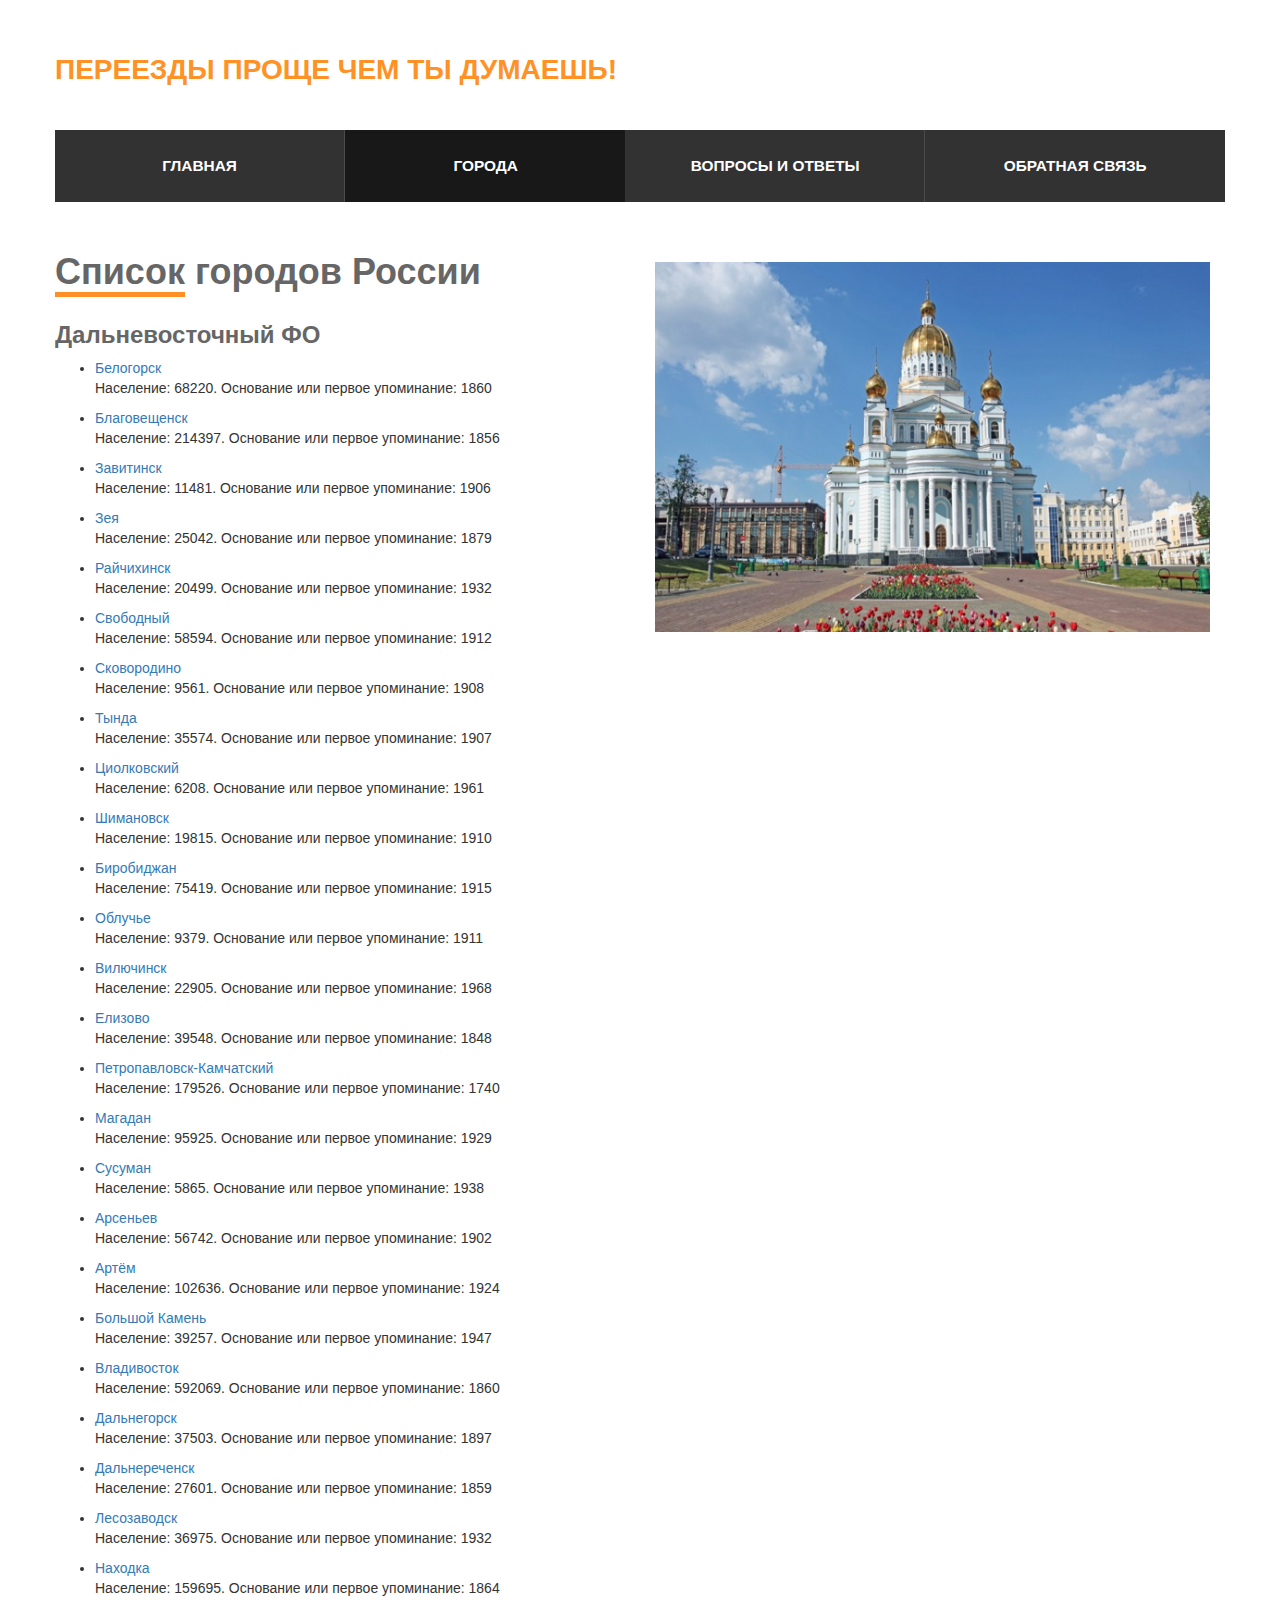
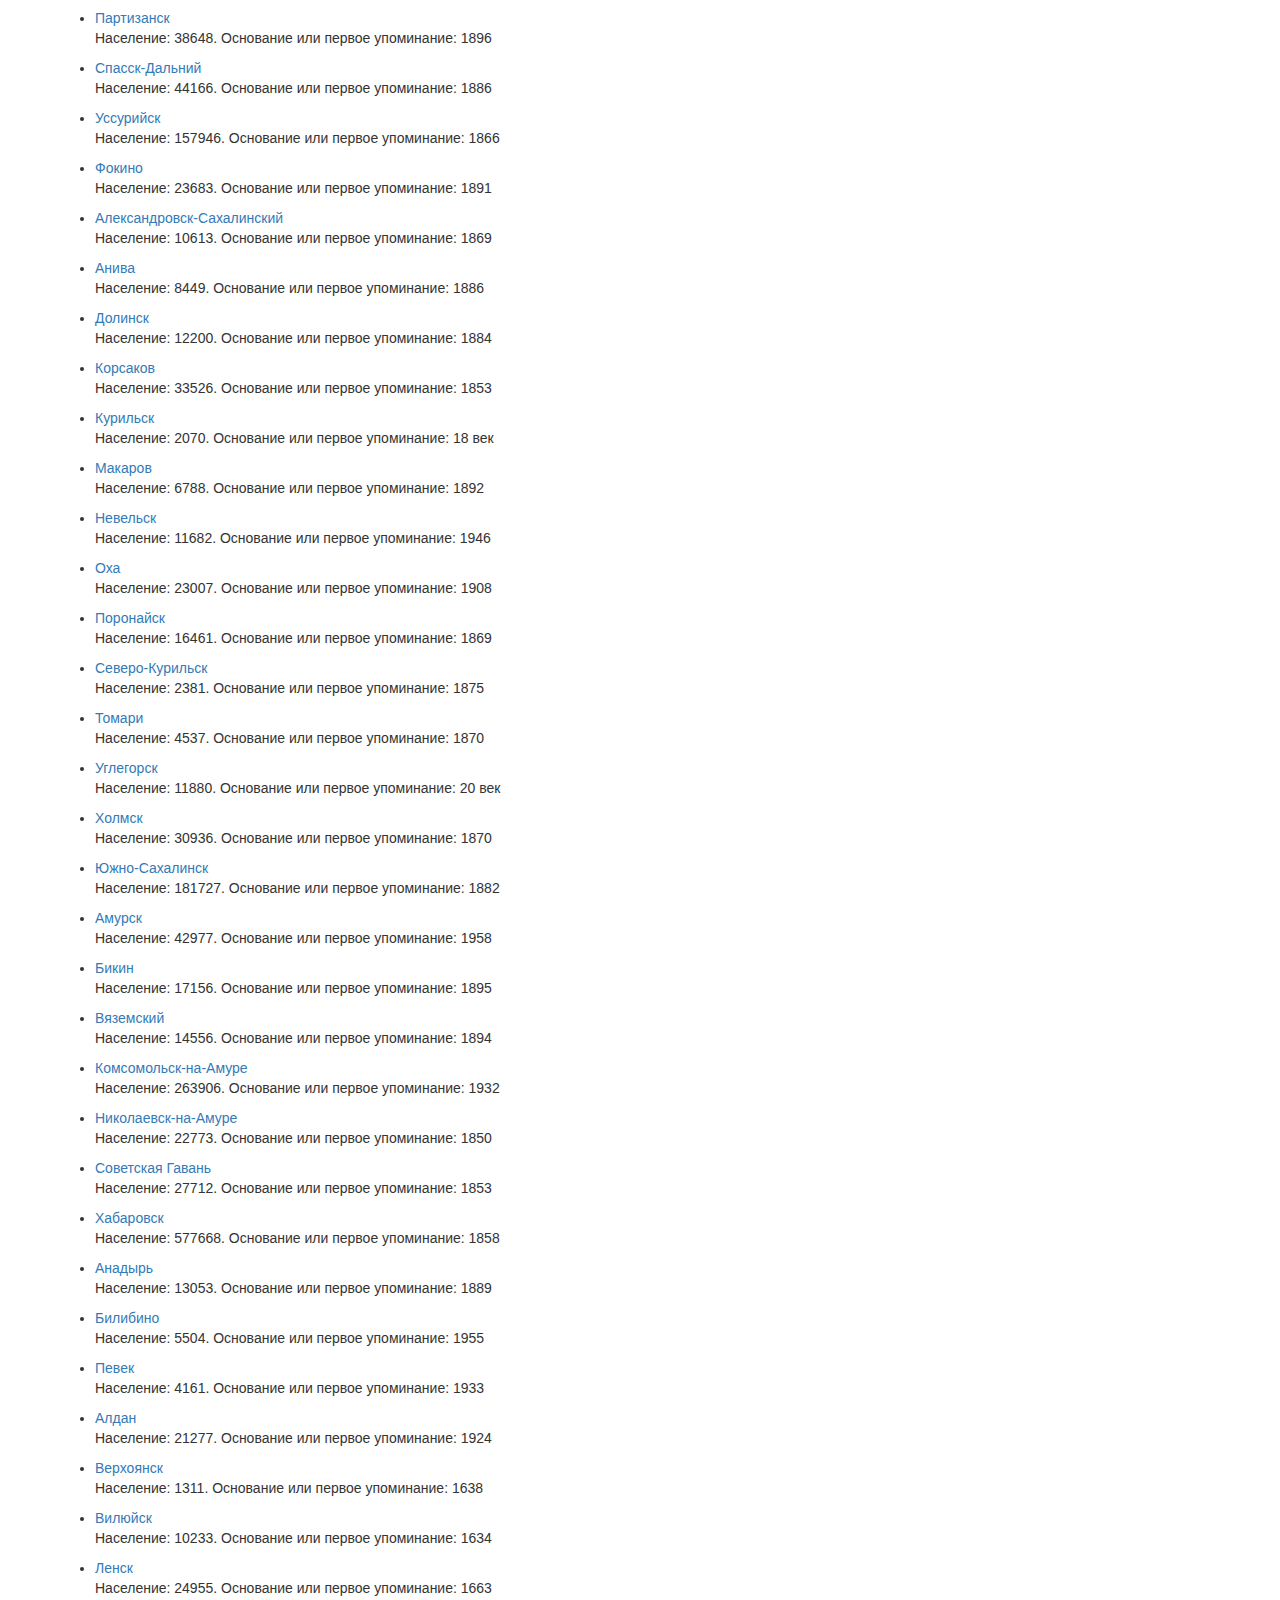
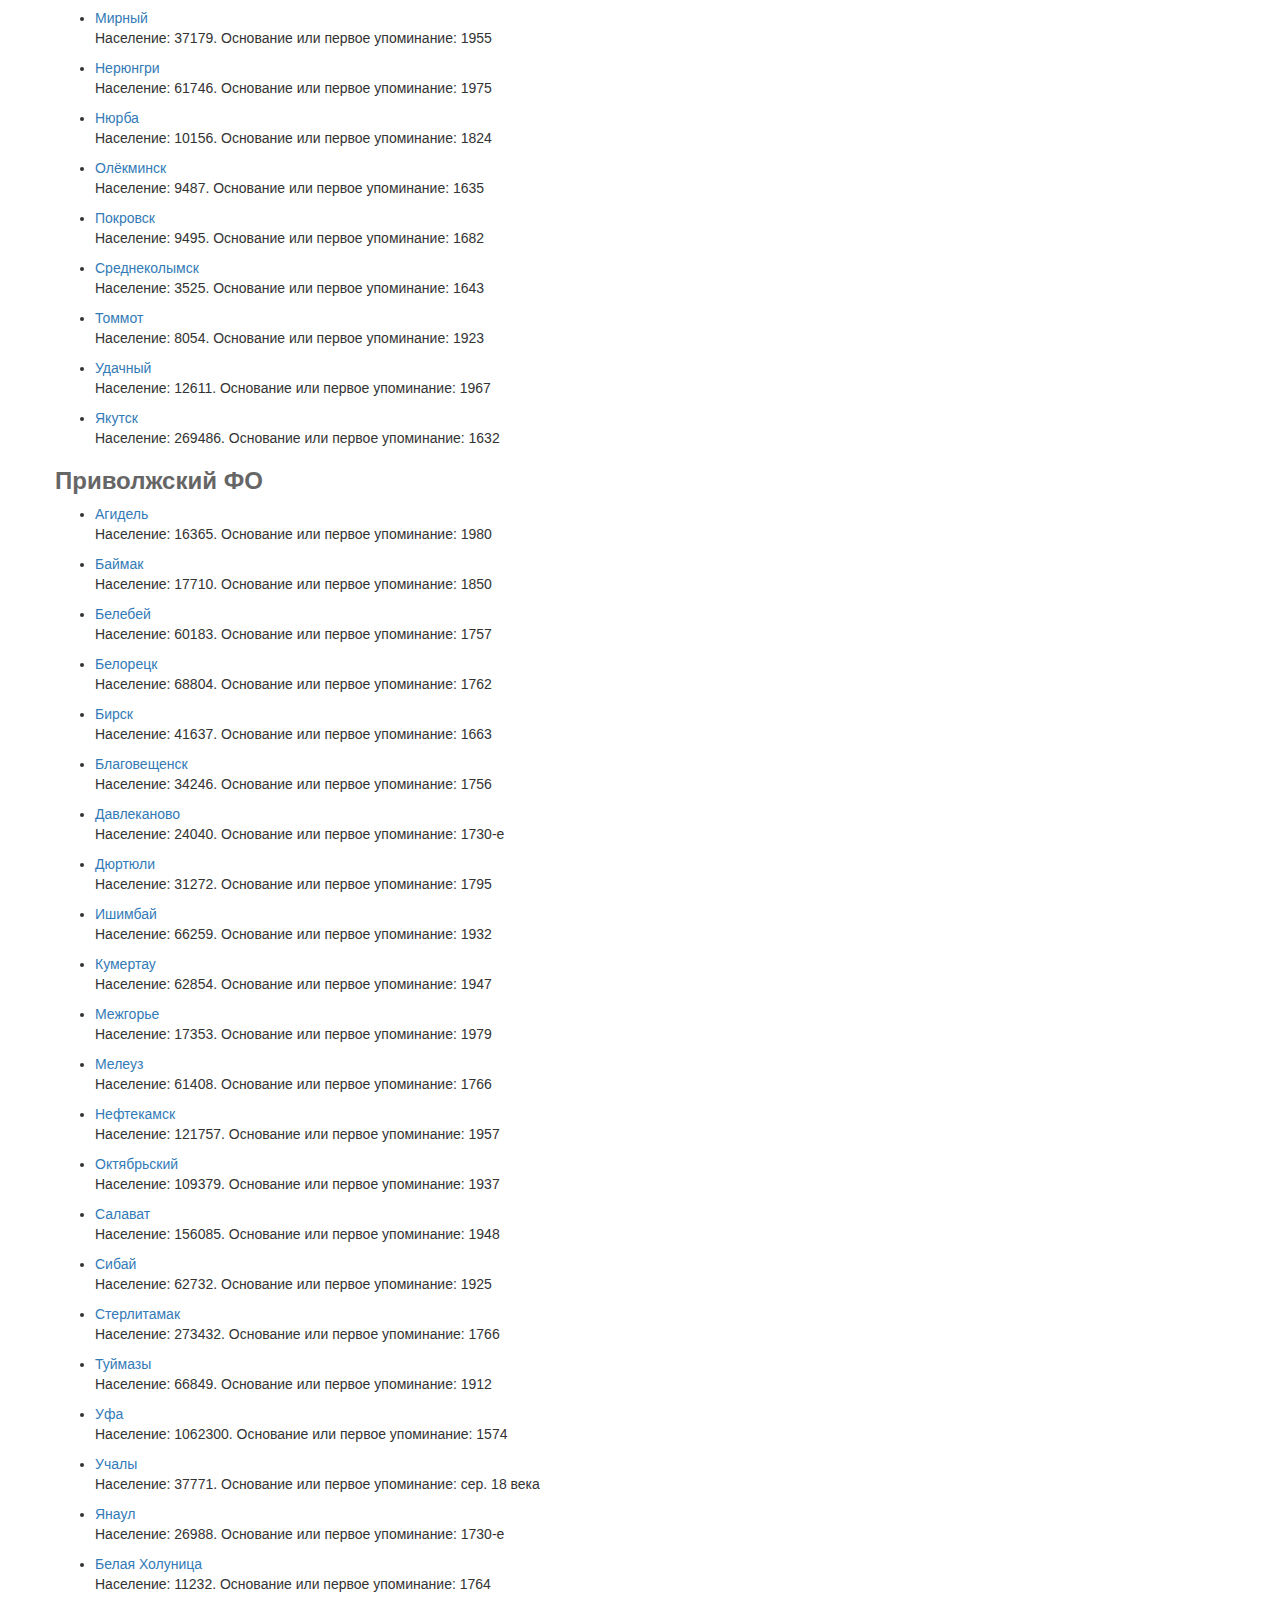
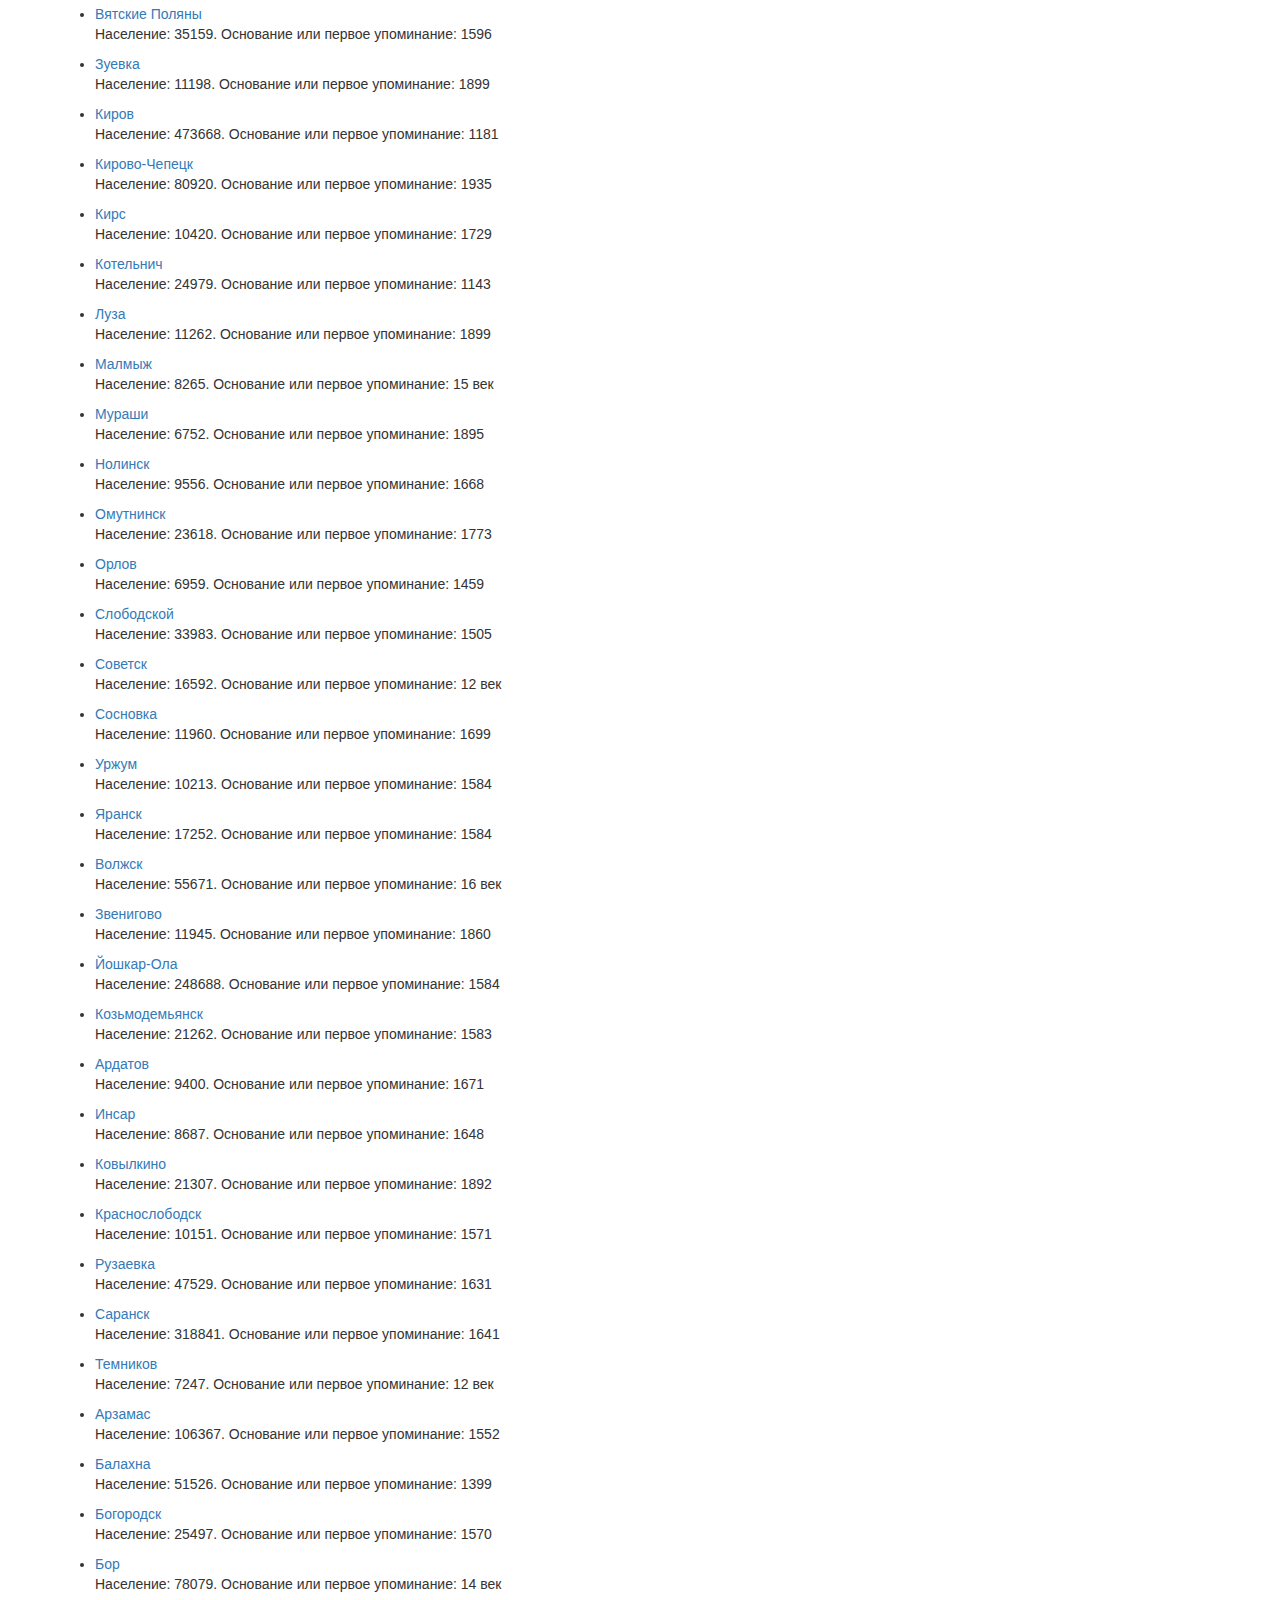
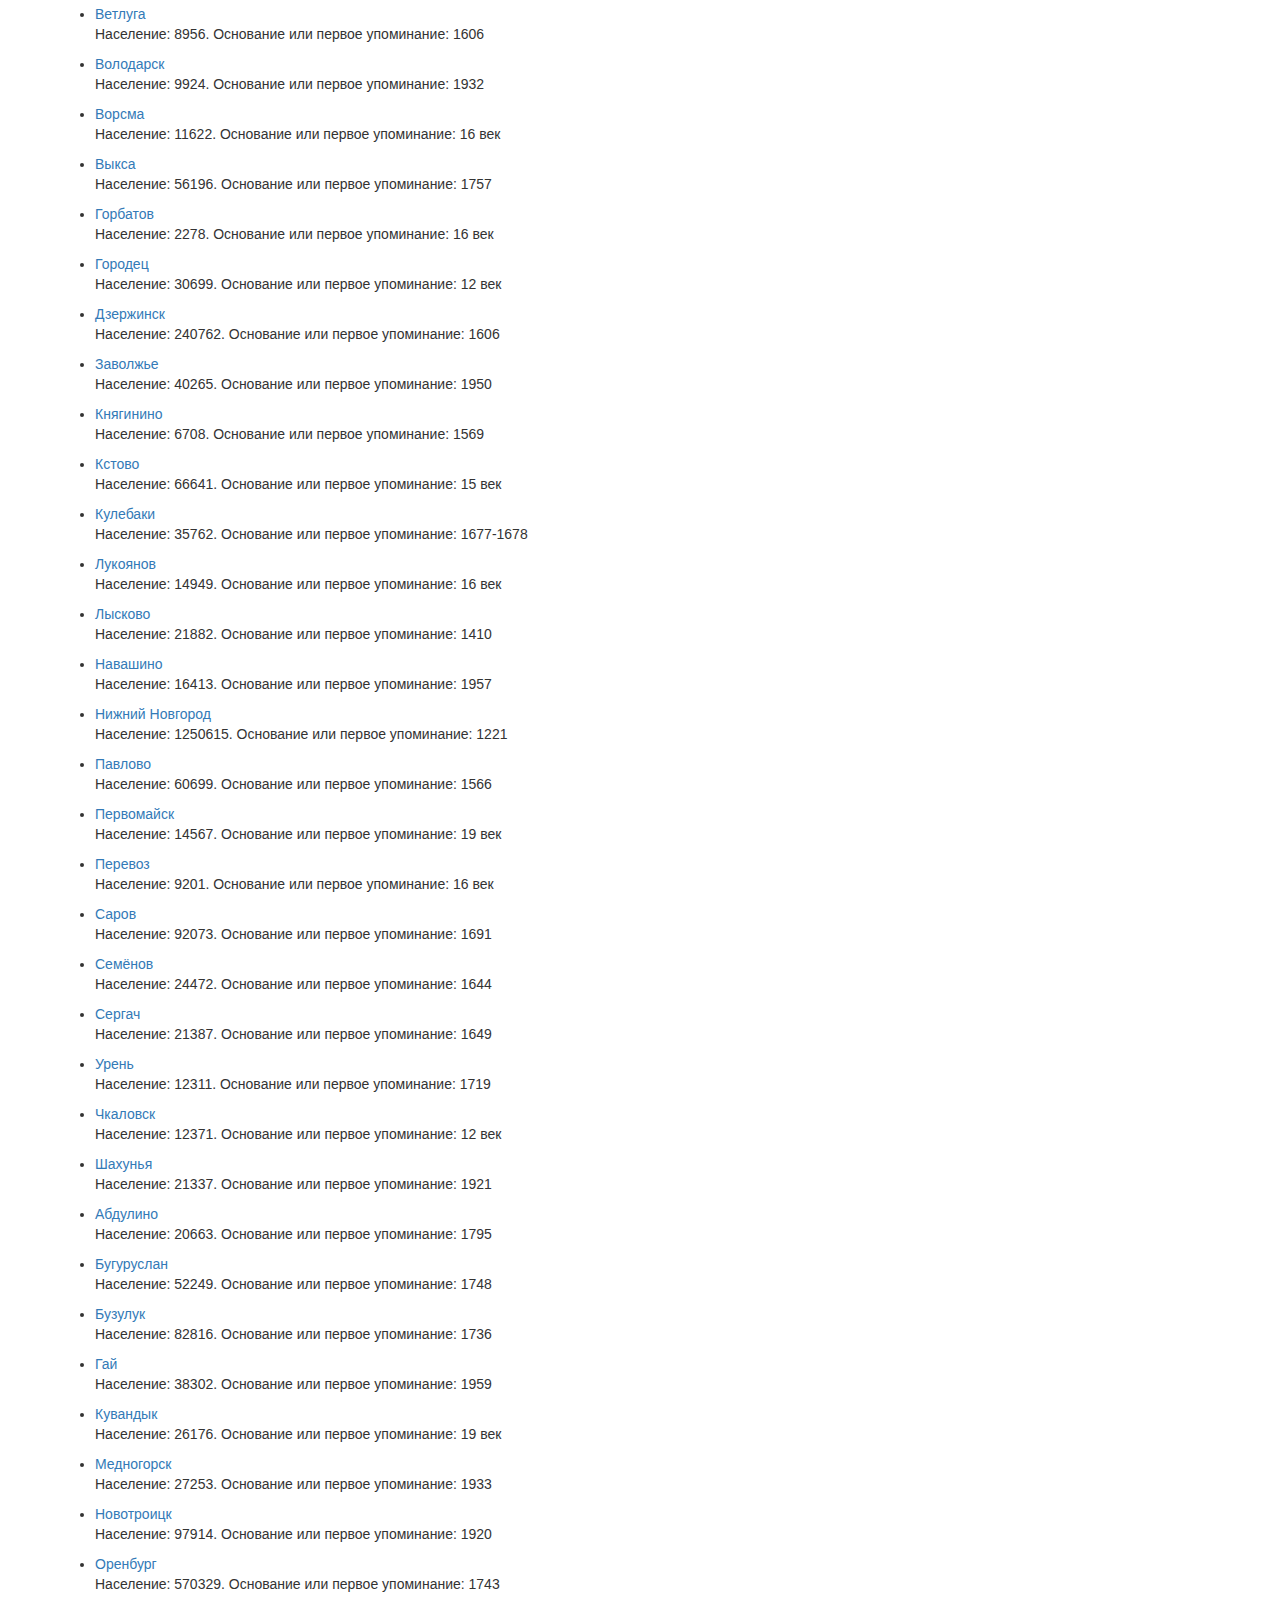
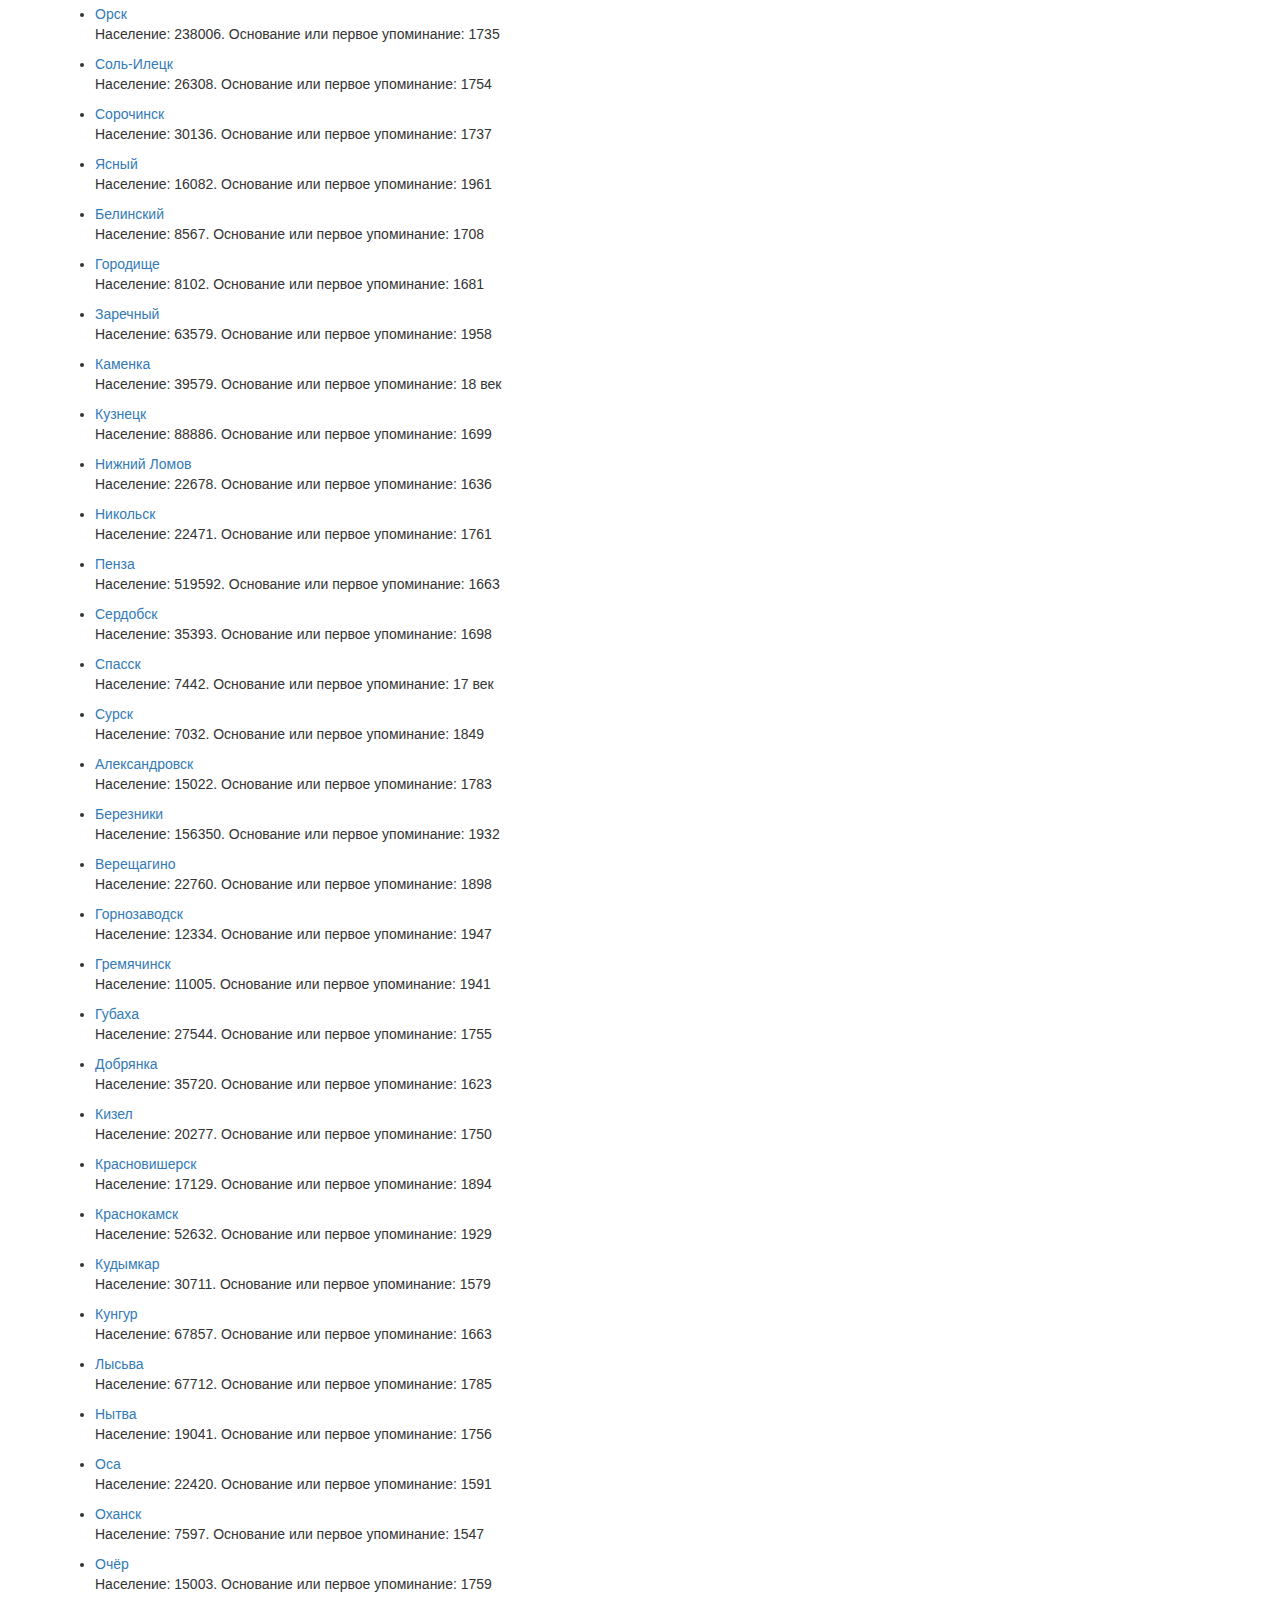
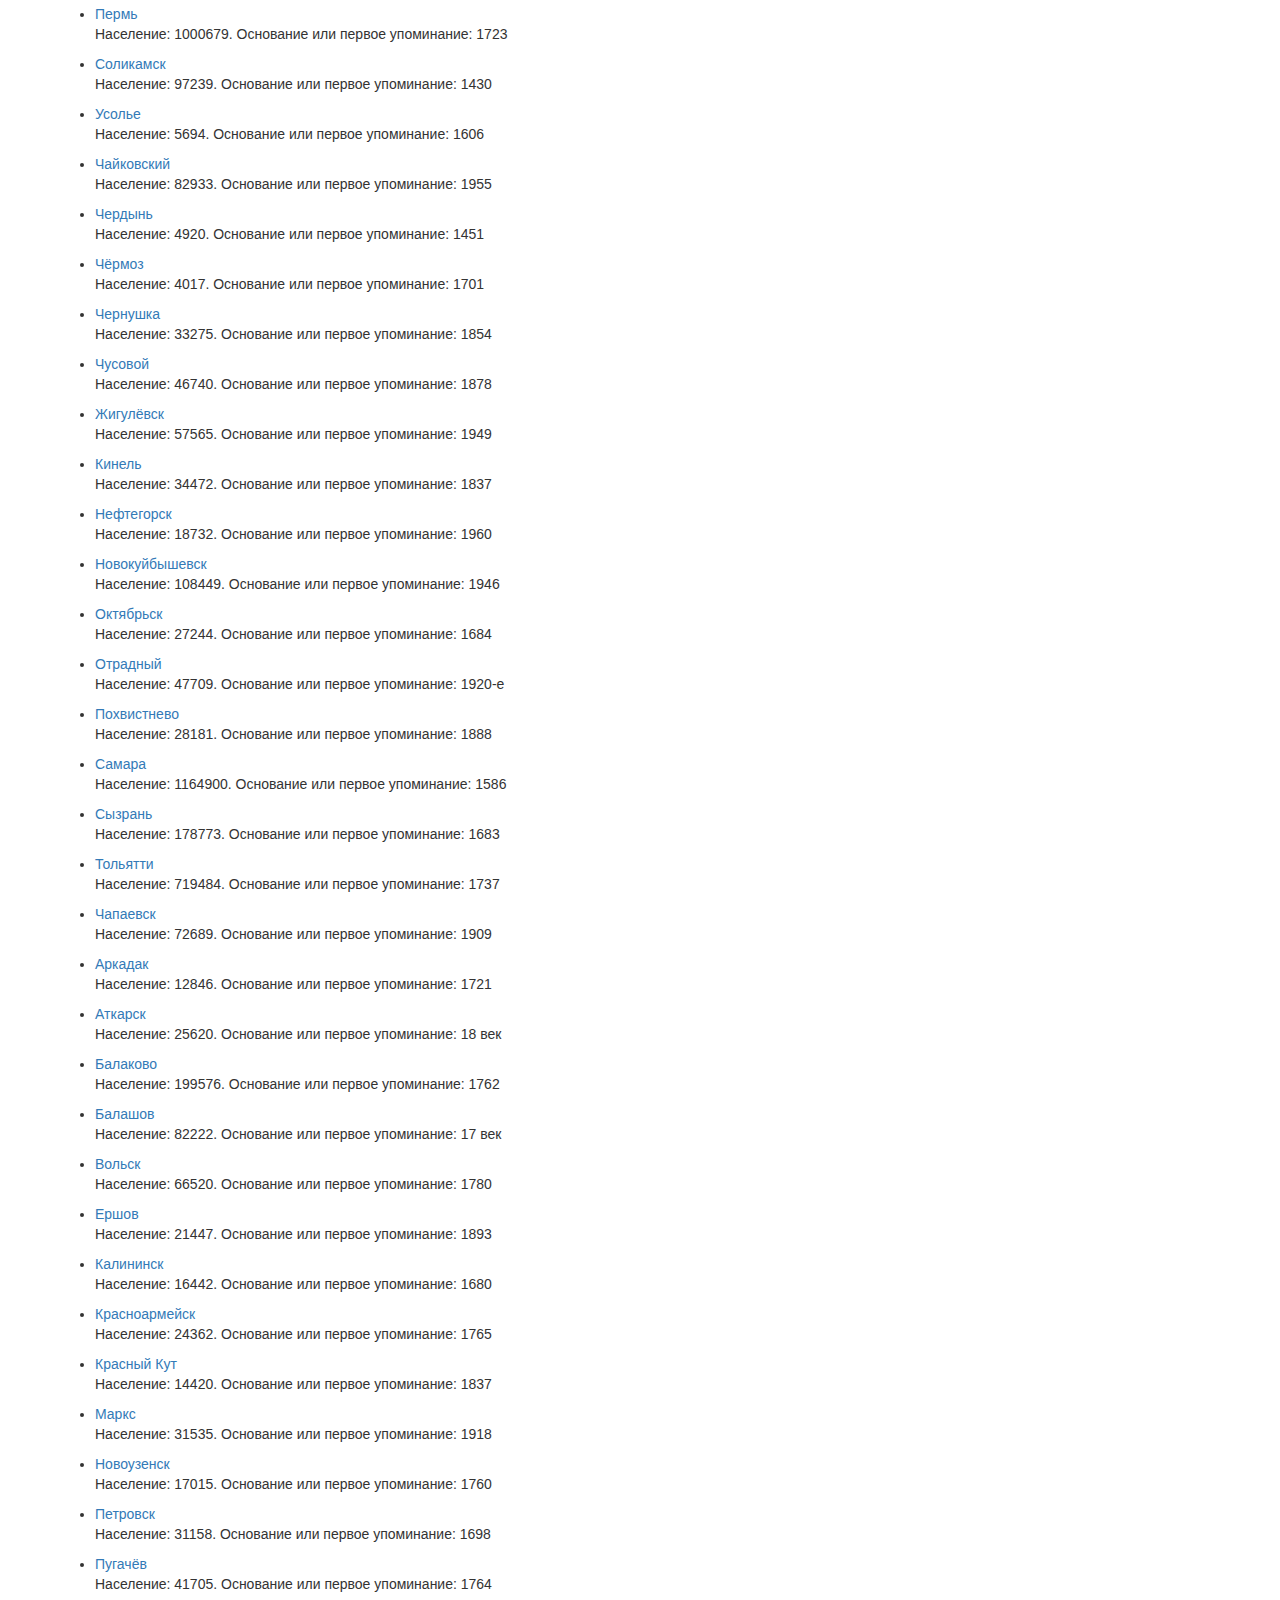
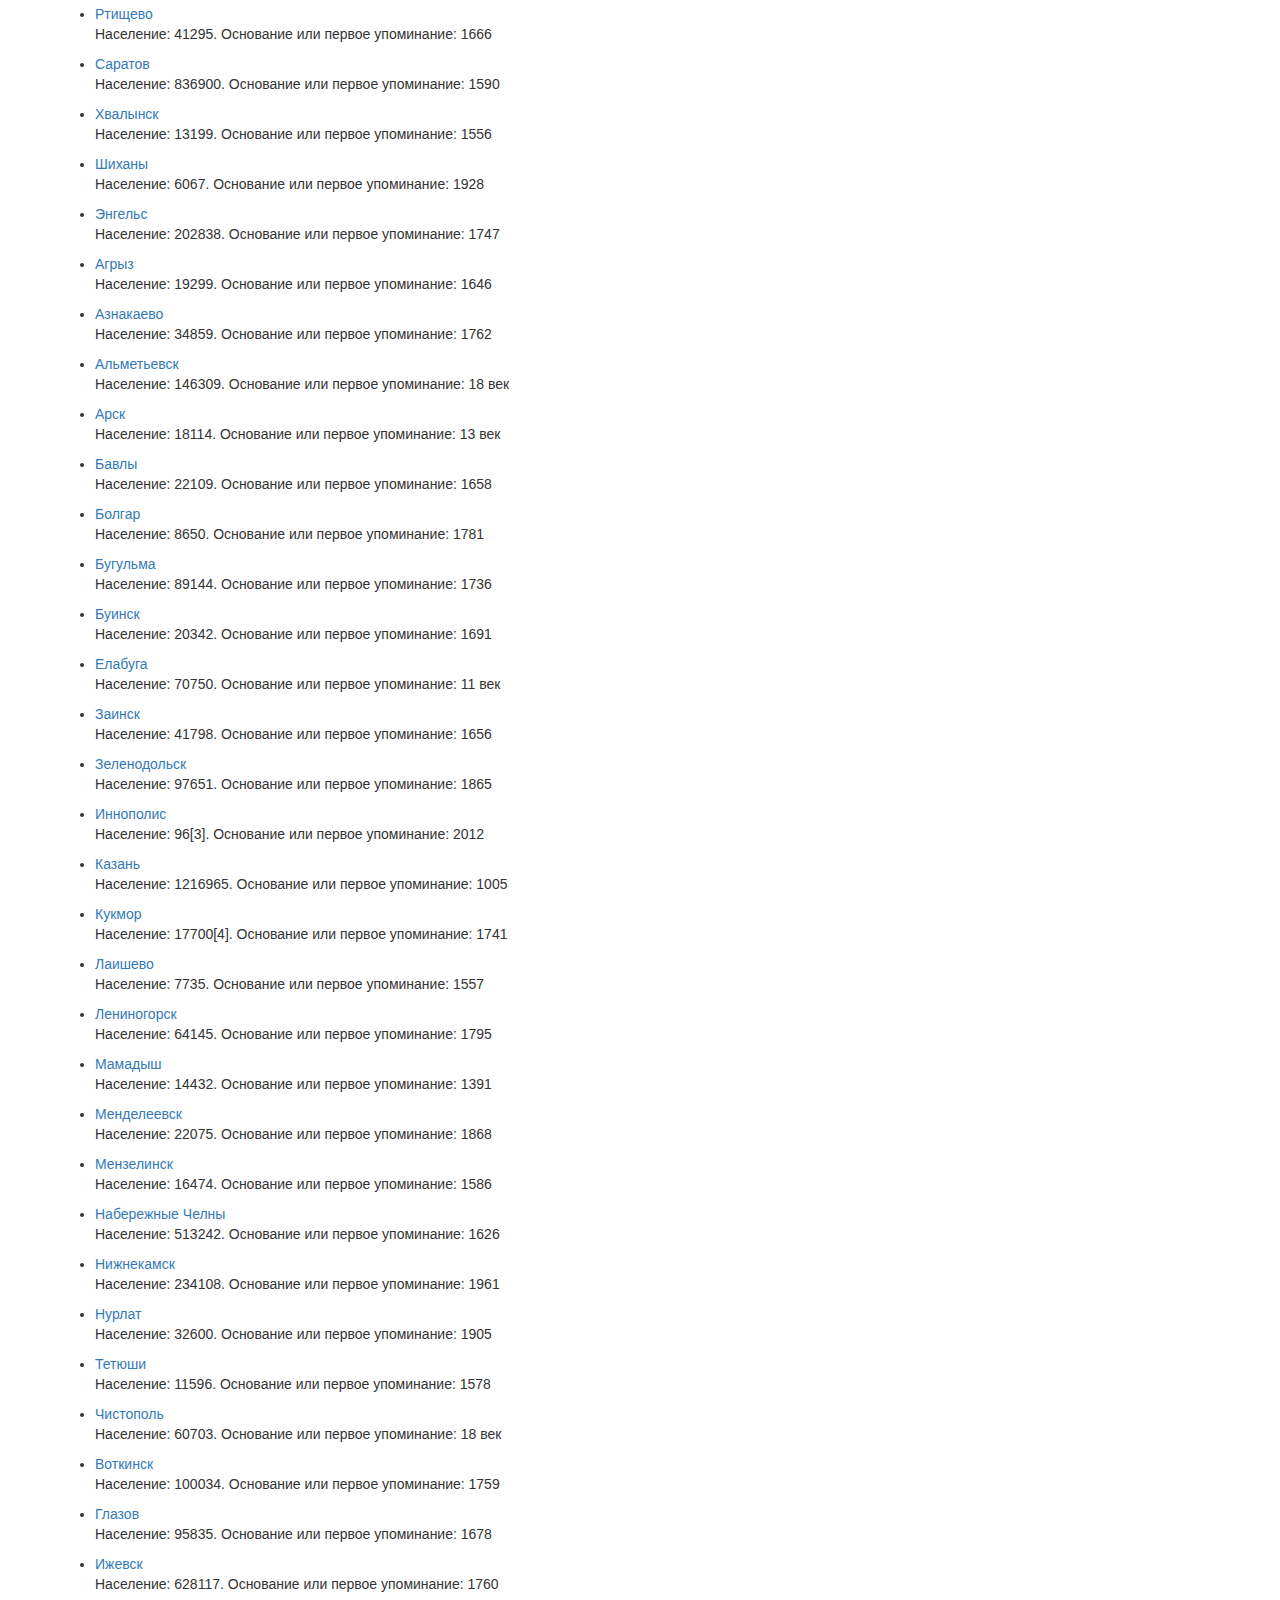
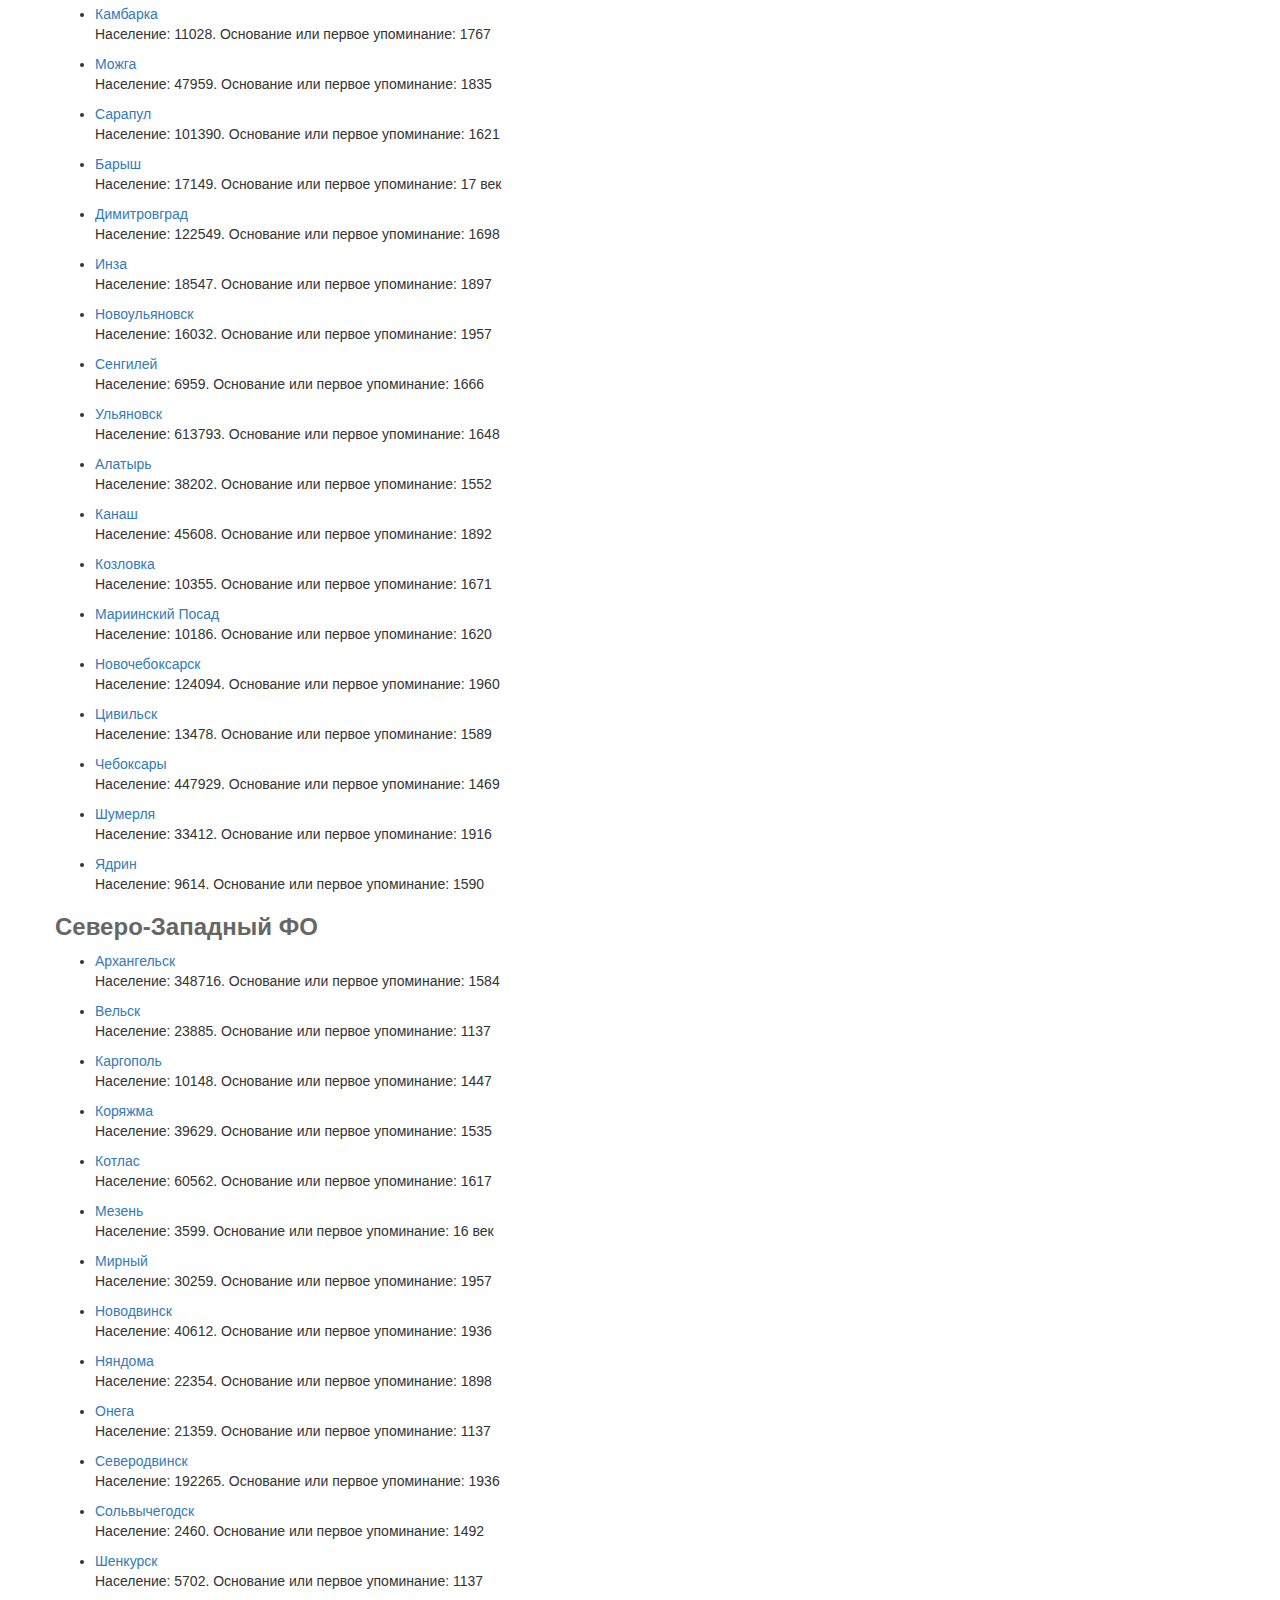
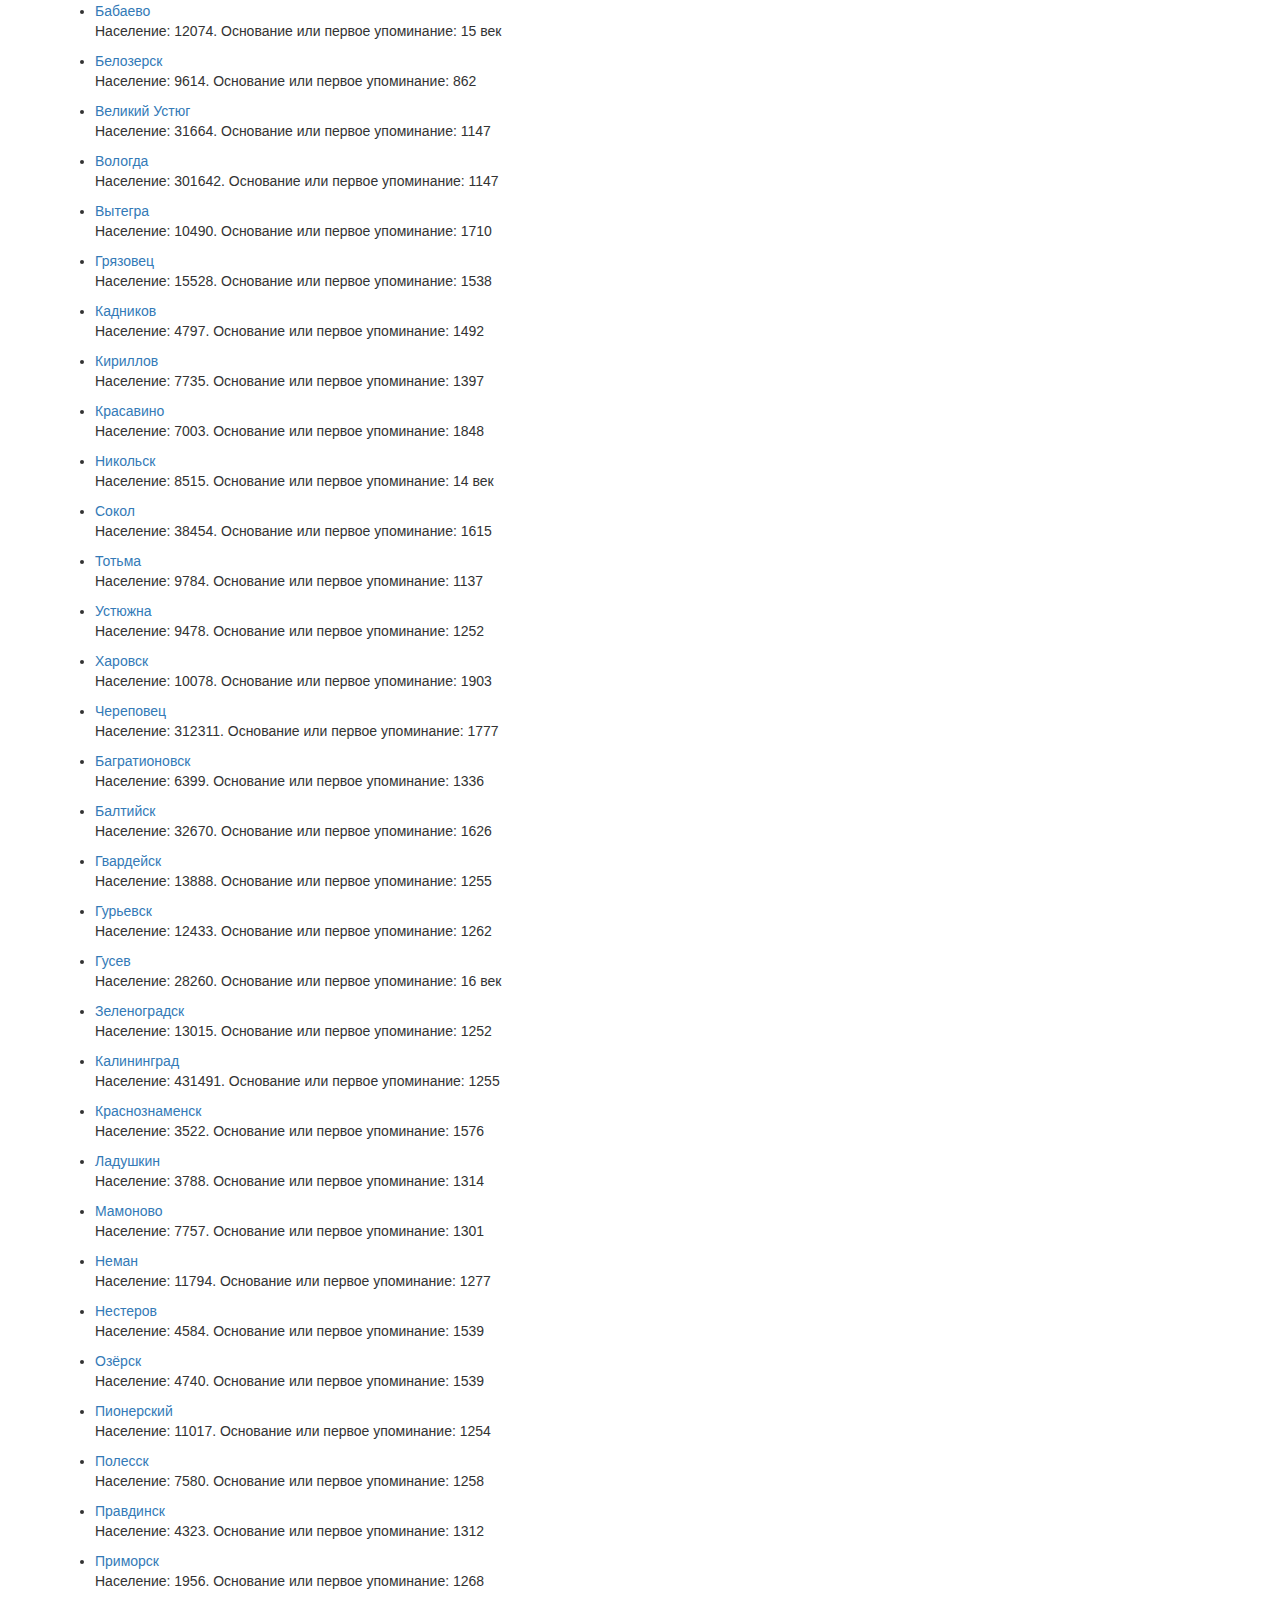
<file: Russia_city.html>
<!DOCTYPE html>
<html lang="ru">
  <head>
    <meta charset="utf-8">
    <meta http-equiv="X-UA-Compatible" content="IE=edge">
    <meta name="viewport" content="width=device-width, initial-scale=1">
    <title>Переезды проще чем ты думаешь!</title>
    <link href="css/bootstrap.css" rel="stylesheet">
    <link href="css/style.css" rel="stylesheet">
    <link rel="stylesheet" href="css/animate.css"> 
    <link rel="stylesheet" href="css/justified-nav.css">
    <link rel="stylesheet" href="https://maxcdn.bootstrapcdn.com/font-awesome/4.5.0/css/font-awesome.min.css">
    <!--[if lt IE 9]>
		 <script src="https://oss.maxcdn.com/html5shiv/3.7.3/html5shiv.min.js"></script >
		 <script src="https://oss.maxcdn.com/respond/1.4.2/respond.min.js"></script>
		<![endif]-->  
  </head>
<body>

<section id="header">

<header>
  <div class="container">
    <div class="row">
      <div class="col-md-6 logo">Переезды проще чем ты думаешь!</div>
      <!--div class="col-md-6 text-right phone">8 (800) 555-55-55</div-->
    </div>
  </div>
</header>	

<div class="container">
<div class="row">
  <nav>
    <ul class="nav nav-justified">
      <li><a href="index.html">Главная</a></li>
      <li class="active"><a href="city.html">Города</a></li>
      <li><a href="faq.html">Вопросы и ответы</a></li>
      <li><a href="contacts.html">Обратная связь</a></li>
    </ul>
  </nav>
</div>
</div>


</section>
<!--
<section id="advantage">
  <div class="container">
    <div class="row">
      <div class="col-md-3 text-center hero fadeInUp animated">
        <img src="images/like.png" alt="">
        <p>Гарантия<br/>качества</p>
      </div>
      <div class="col-md-3 text-center hero fadeInUp animated">
        <img src="images/piggy-bank.png" alt="">
        <p>Низкие<br/>цены</p>
      </div>
      <div class="col-md-3 text-center hero fadeInUp animated">
        <img src="images/star.png" alt="">
        <p>Лучшая<br/>продукция</p>
      </div>
      <div class="col-md-3 text-center hero fadeInUp animated">
        <img src="images/phone-call.png" alt="">
        <p>Всегда<br/>на связи</p>
      </div>
    </div>
  </div>
</section>
-->

<section id="about">
  <div class="container">
    <div class="row">
      <div class="col-md-6" style="float: right">
        <img src="images/Rossiya.jpg" alt="">
      </div>
	  <div>
        <h1><span>Список</span> городов России</h1>
        <h3>Дальневосточный ФО</h3>
		<ul>
          <p><li><a href="#.html">Белогорск</a></li> Население:  68220. Основание или первое упоминание:  1860</p>
<p><li><a href="#.html">Благовещенск</a></li> Население:  214397. Основание или первое упоминание:  1856</p>
<p><li><a href="#.html">Завитинск</a></li> Население:  11481. Основание или первое упоминание:  1906</p>
<p><li><a href="#.html">Зея</a></li> Население:  25042. Основание или первое упоминание:  1879</p>
<p><li><a href="#.html">Райчихинск</a></li> Население:  20499. Основание или первое упоминание:  1932</p>
<p><li><a href="#.html">Свободный</a></li> Население:  58594. Основание или первое упоминание:  1912</p>
<p><li><a href="#.html">Сковородино</a></li> Население:  9561. Основание или первое упоминание:  1908</p>
<p><li><a href="#.html">Тында</a></li> Население:  35574. Основание или первое упоминание:  1907</p>
<p><li><a href="#.html">Циолковский</a></li> Население:  6208. Основание или первое упоминание:  1961</p>
<p><li><a href="#.html">Шимановск</a></li> Население:  19815. Основание или первое упоминание:  1910</p>
<p><li><a href="#.html">Биробиджан</a></li> Население:  75419. Основание или первое упоминание:  1915</p>
<p><li><a href="#.html">Облучье</a></li> Население:  9379. Основание или первое упоминание:  1911</p>
<p><li><a href="#.html">Вилючинск</a></li> Население:  22905. Основание или первое упоминание:  1968</p>
<p><li><a href="#.html">Елизово</a></li> Население:  39548. Основание или первое упоминание:  1848</p>
<p><li><a href="#.html">Петропавловск-Камчатский</a></li> Население:  179526. Основание или первое упоминание:  1740</p>
<p><li><a href="#.html">Магадан</a></li> Население:  95925. Основание или первое упоминание:  1929</p>
<p><li><a href="#.html">Сусуман</a></li> Население:  5865. Основание или первое упоминание:  1938</p>
<p><li><a href="#.html">Арсеньев</a></li> Население:  56742. Основание или первое упоминание:  1902</p>
<p><li><a href="#.html">Артём</a></li> Население:  102636. Основание или первое упоминание:  1924</p>
<p><li><a href="#.html">Большой Камень</a></li> Население:  39257. Основание или первое упоминание:  1947</p>
<p><li><a href="#.html">Владивосток</a></li> Население:  592069. Основание или первое упоминание:  1860</p>
<p><li><a href="#.html">Дальнегорск</a></li> Население:  37503. Основание или первое упоминание:  1897</p>
<p><li><a href="#.html">Дальнереченск</a></li> Население:  27601. Основание или первое упоминание:  1859</p>
<p><li><a href="#.html">Лесозаводск</a></li> Население:  36975. Основание или первое упоминание:  1932</p>
<p><li><a href="#.html">Находка</a></li> Население:  159695. Основание или первое упоминание:  1864</p>
<p><li><a href="#.html">Партизанск</a></li> Население:  38648. Основание или первое упоминание:  1896</p>
<p><li><a href="#.html">Спасск-Дальний</a></li> Население:  44166. Основание или первое упоминание:  1886</p>
<p><li><a href="#.html">Уссурийск</a></li> Население:  157946. Основание или первое упоминание:  1866</p>
<p><li><a href="#.html">Фокино</a></li> Население:  23683. Основание или первое упоминание:  1891</p>
<p><li><a href="#.html">Александровск-Сахалинский</a></li> Население:  10613. Основание или первое упоминание:  1869</p>
<p><li><a href="#.html">Анива</a></li> Население:  8449. Основание или первое упоминание:  1886</p>
<p><li><a href="#.html">Долинск</a></li> Население:  12200. Основание или первое упоминание:  1884</p>
<p><li><a href="#.html">Корсаков</a></li> Население:  33526. Основание или первое упоминание:  1853</p>
<p><li><a href="#.html">Курильск</a></li> Население:  2070. Основание или первое упоминание: 18 век</p>
<p><li><a href="#.html">Макаров</a></li> Население:  6788. Основание или первое упоминание:  1892</p>
<p><li><a href="#.html">Невельск</a></li> Население:  11682. Основание или первое упоминание:  1946</p>
<p><li><a href="#.html">Оха</a></li> Население:  23007. Основание или первое упоминание:  1908</p>
<p><li><a href="#.html">Поронайск</a></li> Население:  16461. Основание или первое упоминание:  1869</p>
<p><li><a href="#.html">Северо-Курильск</a></li> Население:  2381. Основание или первое упоминание:  1875</p>
<p><li><a href="#.html">Томари</a></li> Население:  4537. Основание или первое упоминание:  1870</p>
<p><li><a href="#.html">Углегорск</a></li> Население:  11880. Основание или первое упоминание: 20 век</p>
<p><li><a href="#.html">Холмск</a></li> Население:  30936. Основание или первое упоминание:  1870</p>
<p><li><a href="#.html">Южно-Сахалинск</a></li> Население:  181727. Основание или первое упоминание:  1882</p>
<p><li><a href="#.html">Амурск</a></li> Население:  42977. Основание или первое упоминание:  1958</p>
<p><li><a href="#.html">Бикин</a></li> Население:  17156. Основание или первое упоминание:  1895</p>
<p><li><a href="#.html">Вяземский</a></li> Население:  14556. Основание или первое упоминание:  1894</p>
<p><li><a href="#.html">Комсомольск-на-Амуре</a></li> Население:  263906. Основание или первое упоминание:  1932</p>
<p><li><a href="#.html">Николаевск-на-Амуре</a></li> Население:  22773. Основание или первое упоминание:  1850</p>
<p><li><a href="#.html">Советская Гавань</a></li> Население:  27712. Основание или первое упоминание:  1853</p>
<p><li><a href="#.html">Хабаровск</a></li> Население:  577668. Основание или первое упоминание:  1858</p>
<p><li><a href="#.html">Анадырь</a></li> Население:  13053. Основание или первое упоминание:  1889</p>
<p><li><a href="#.html">Билибино</a></li> Население:  5504. Основание или первое упоминание:  1955</p>
<p><li><a href="#.html">Певек</a></li> Население:  4161. Основание или первое упоминание:  1933</p>
<p><li><a href="#.html">Алдан</a></li> Население:  21277. Основание или первое упоминание:  1924</p>
<p><li><a href="#.html">Верхоянск</a></li> Население:  1311. Основание или первое упоминание:  1638</p>
<p><li><a href="#.html">Вилюйск</a></li> Население:  10233. Основание или первое упоминание:  1634</p>
<p><li><a href="#.html">Ленск</a></li> Население:  24955. Основание или первое упоминание:  1663</p>
<p><li><a href="#.html">Мирный</a></li> Население:  37179. Основание или первое упоминание:  1955</p>
<p><li><a href="#.html">Нерюнгри</a></li> Население:  61746. Основание или первое упоминание:  1975</p>
<p><li><a href="#.html">Нюрба</a></li> Население:  10156. Основание или первое упоминание:  1824</p>
<p><li><a href="#.html">Олёкминск</a></li> Население:  9487. Основание или первое упоминание:  1635</p>
<p><li><a href="#.html">Покровск</a></li> Население:  9495. Основание или первое упоминание:  1682</p>
<p><li><a href="#.html">Среднеколымск</a></li> Население:  3525. Основание или первое упоминание:  1643</p>
<p><li><a href="#.html">Томмот</a></li> Население:  8054. Основание или первое упоминание:  1923</p>
<p><li><a href="#.html">Удачный</a></li> Население:  12611. Основание или первое упоминание:  1967</p>
<p><li><a href="#.html">Якутск</a></li> Население:  269486. Основание или первое упоминание:  1632</p>
</ul>
<h3>Приволжский ФО</h3>
<ul>
<p><li><a href="#.html">Агидель</a></li> Население:  16365. Основание или первое упоминание:  1980</p>
<p><li><a href="#.html">Баймак</a></li> Население:  17710. Основание или первое упоминание:  1850</p>
<p><li><a href="#.html">Белебей</a></li> Население:  60183. Основание или первое упоминание:  1757</p>
<p><li><a href="#.html">Белорецк</a></li> Население:  68804. Основание или первое упоминание:  1762</p>
<p><li><a href="#.html">Бирск</a></li> Население:  41637. Основание или первое упоминание:  1663</p>
<p><li><a href="#.html">Благовещенск</a></li> Население:  34246. Основание или первое упоминание:  1756</p>
<p><li><a href="#.html">Давлеканово</a></li> Население:  24040. Основание или первое упоминание: 1730-е</p>
<p><li><a href="#.html">Дюртюли</a></li> Население:  31272. Основание или первое упоминание:  1795</p>
<p><li><a href="#.html">Ишимбай</a></li> Население:  66259. Основание или первое упоминание:  1932</p>
<p><li><a href="#.html">Кумертау</a></li> Население:  62854. Основание или первое упоминание:  1947</p>
<p><li><a href="#.html">Межгорье</a></li> Население:  17353. Основание или первое упоминание:  1979</p>
<p><li><a href="#.html">Мелеуз</a></li> Население:  61408. Основание или первое упоминание:  1766</p>
<p><li><a href="#.html">Нефтекамск</a></li> Население:  121757. Основание или первое упоминание:  1957</p>
<p><li><a href="#.html">Октябрьский</a></li> Население:  109379. Основание или первое упоминание:  1937</p>
<p><li><a href="#.html">Салават</a></li> Население:  156085. Основание или первое упоминание:  1948</p>
<p><li><a href="#.html">Сибай</a></li> Население:  62732. Основание или первое упоминание:  1925</p>
<p><li><a href="#.html">Стерлитамак</a></li> Население:  273432. Основание или первое упоминание:  1766</p>
<p><li><a href="#.html">Туймазы</a></li> Население:  66849. Основание или первое упоминание:  1912</p>
<p><li><a href="#.html">Уфа</a></li> Население:  1062300. Основание или первое упоминание:  1574</p>
<p><li><a href="#.html">Учалы</a></li> Население:  37771. Основание или первое упоминание: сер. 18 века</p>
<p><li><a href="#.html">Янаул</a></li> Население:  26988. Основание или первое упоминание: 1730-е</p>
<p><li><a href="#.html">Белая Холуница</a></li> Население:  11232. Основание или первое упоминание:  1764</p>
<p><li><a href="#.html">Вятские Поляны</a></li> Население:  35159. Основание или первое упоминание:  1596</p>
<p><li><a href="#.html">Зуевка</a></li> Население:  11198. Основание или первое упоминание:  1899</p>
<p><li><a href="#.html">Киров</a></li> Население:  473668. Основание или первое упоминание:  1181</p>
<p><li><a href="#.html">Кирово-Чепецк</a></li> Население:  80920. Основание или первое упоминание:  1935</p>
<p><li><a href="#.html">Кирс</a></li> Население:  10420. Основание или первое упоминание:  1729</p>
<p><li><a href="#.html">Котельнич</a></li> Население:  24979. Основание или первое упоминание:  1143</p>
<p><li><a href="#.html">Луза</a></li> Население:  11262. Основание или первое упоминание:  1899</p>
<p><li><a href="#.html">Малмыж</a></li> Население:  8265. Основание или первое упоминание: 15 век</p>
<p><li><a href="#.html">Мураши</a></li> Население:  6752. Основание или первое упоминание:  1895</p>
<p><li><a href="#.html">Нолинск</a></li> Население:  9556. Основание или первое упоминание:  1668</p>
<p><li><a href="#.html">Омутнинск</a></li> Население:  23618. Основание или первое упоминание:  1773</p>
<p><li><a href="#.html">Орлов</a></li> Население:  6959. Основание или первое упоминание:  1459</p>
<p><li><a href="#.html">Слободской</a></li> Население:  33983. Основание или первое упоминание:  1505</p>
<p><li><a href="#.html">Советск</a></li> Население:  16592. Основание или первое упоминание: 12 век</p>
<p><li><a href="#.html">Сосновка</a></li> Население:  11960. Основание или первое упоминание:  1699</p>
<p><li><a href="#.html">Уржум</a></li> Население:  10213. Основание или первое упоминание:  1584</p>
<p><li><a href="#.html">Яранск</a></li> Население:  17252. Основание или первое упоминание:  1584</p>
<p><li><a href="#.html">Волжск</a></li> Население:  55671. Основание или первое упоминание: 16 век</p>
<p><li><a href="#.html">Звенигово</a></li> Население:  11945. Основание или первое упоминание:  1860</p>
<p><li><a href="#.html">Йошкар-Ола</a></li> Население:  248688. Основание или первое упоминание:  1584</p>
<p><li><a href="#.html">Козьмодемьянск</a></li> Население:  21262. Основание или первое упоминание:  1583</p>
<p><li><a href="#.html">Ардатов</a></li> Население:  9400. Основание или первое упоминание:  1671</p>
<p><li><a href="#.html">Инсар</a></li> Население:  8687. Основание или первое упоминание:  1648</p>
<p><li><a href="#.html">Ковылкино</a></li> Население:  21307. Основание или первое упоминание:  1892</p>
<p><li><a href="#.html">Краснослободск</a></li> Население:  10151. Основание или первое упоминание:  1571</p>
<p><li><a href="#.html">Рузаевка</a></li> Население:  47529. Основание или первое упоминание:  1631</p>
<p><li><a href="#.html">Саранск</a></li> Население:  318841. Основание или первое упоминание:  1641</p>
<p><li><a href="#.html">Темников</a></li> Население:  7247. Основание или первое упоминание: 12 век</p>
<p><li><a href="#.html">Арзамас</a></li> Население:  106367. Основание или первое упоминание:  1552</p>
<p><li><a href="#.html">Балахна</a></li> Население:  51526. Основание или первое упоминание:  1399</p>
<p><li><a href="#.html">Богородск</a></li> Население:  25497. Основание или первое упоминание:  1570</p>
<p><li><a href="#.html">Бор</a></li> Население:  78079. Основание или первое упоминание: 14 век</p>
<p><li><a href="#.html">Ветлуга</a></li> Население:  8956. Основание или первое упоминание:  1606</p>
<p><li><a href="#.html">Володарск</a></li> Население:  9924. Основание или первое упоминание:  1932</p>
<p><li><a href="#.html">Ворсма</a></li> Население:  11622. Основание или первое упоминание: 16 век</p>
<p><li><a href="#.html">Выкса</a></li> Население:  56196. Основание или первое упоминание:  1757</p>
<p><li><a href="#.html">Горбатов</a></li> Население:  2278. Основание или первое упоминание: 16 век</p>
<p><li><a href="#.html">Городец</a></li> Население:  30699. Основание или первое упоминание: 12 век</p>
<p><li><a href="#.html">Дзержинск</a></li> Население:  240762. Основание или первое упоминание:  1606</p>
<p><li><a href="#.html">Заволжье</a></li> Население:  40265. Основание или первое упоминание:  1950</p>
<p><li><a href="#.html">Княгинино</a></li> Население:  6708. Основание или первое упоминание:  1569</p>
<p><li><a href="#.html">Кстово</a></li> Население:  66641. Основание или первое упоминание: 15 век</p>
<p><li><a href="#.html">Кулебаки</a></li> Население:  35762. Основание или первое упоминание: 1677-1678</p>
<p><li><a href="#.html">Лукоянов</a></li> Население:  14949. Основание или первое упоминание: 16 век</p>
<p><li><a href="#.html">Лысково</a></li> Население:  21882. Основание или первое упоминание:  1410</p>
<p><li><a href="#.html">Навашино</a></li> Население:  16413. Основание или первое упоминание:  1957</p>
<p><li><a href="#.html">Нижний Новгород</a></li> Население:  1250615. Основание или первое упоминание:  1221</p>
<p><li><a href="#.html">Павлово</a></li> Население:  60699. Основание или первое упоминание:  1566</p>
<p><li><a href="#.html">Первомайск</a></li> Население:  14567. Основание или первое упоминание: 19 век</p>
<p><li><a href="#.html">Перевоз</a></li> Население:  9201. Основание или первое упоминание: 16 век</p>
<p><li><a href="#.html">Саров</a></li> Население:  92073. Основание или первое упоминание:  1691</p>
<p><li><a href="#.html">Семёнов</a></li> Население:  24472. Основание или первое упоминание:  1644</p>
<p><li><a href="#.html">Сергач</a></li> Население:  21387. Основание или первое упоминание:  1649</p>
<p><li><a href="#.html">Урень</a></li> Население:  12311. Основание или первое упоминание:  1719</p>
<p><li><a href="#.html">Чкаловск</a></li> Население:  12371. Основание или первое упоминание: 12 век</p>
<p><li><a href="#.html">Шахунья</a></li> Население:  21337. Основание или первое упоминание:  1921</p>
<p><li><a href="#.html">Абдулино</a></li> Население:  20663. Основание или первое упоминание:  1795</p>
<p><li><a href="#.html">Бугуруслан</a></li> Население:  52249. Основание или первое упоминание:  1748</p>
<p><li><a href="#.html">Бузулук</a></li> Население:  82816. Основание или первое упоминание:  1736</p>
<p><li><a href="#.html">Гай</a></li> Население:  38302. Основание или первое упоминание:  1959</p>
<p><li><a href="#.html">Кувандык</a></li> Население:  26176. Основание или первое упоминание: 19 век</p>
<p><li><a href="#.html">Медногорск</a></li> Население:  27253. Основание или первое упоминание:  1933</p>
<p><li><a href="#.html">Новотроицк</a></li> Население:  97914. Основание или первое упоминание:  1920</p>
<p><li><a href="#.html">Оренбург</a></li> Население:  570329. Основание или первое упоминание:  1743</p>
<p><li><a href="#.html">Орск</a></li> Население:  238006. Основание или первое упоминание:  1735</p>
<p><li><a href="#.html">Соль-Илецк</a></li> Население:  26308. Основание или первое упоминание:  1754</p>
<p><li><a href="#.html">Сорочинск</a></li> Население:  30136. Основание или первое упоминание:  1737</p>
<p><li><a href="#.html">Ясный</a></li> Население:  16082. Основание или первое упоминание:  1961</p>
<p><li><a href="#.html">Белинский</a></li> Население:  8567. Основание или первое упоминание:  1708</p>
<p><li><a href="#.html">Городище</a></li> Население:  8102. Основание или первое упоминание:  1681</p>
<p><li><a href="#.html">Заречный</a></li> Население:  63579. Основание или первое упоминание:  1958</p>
<p><li><a href="#.html">Каменка</a></li> Население:  39579. Основание или первое упоминание: 18 век</p>
<p><li><a href="#.html">Кузнецк</a></li> Население:  88886. Основание или первое упоминание:  1699</p>
<p><li><a href="#.html">Нижний Ломов</a></li> Население:  22678. Основание или первое упоминание:  1636</p>
<p><li><a href="#.html">Никольск</a></li> Население:  22471. Основание или первое упоминание:  1761</p>
<p><li><a href="#.html">Пенза</a></li> Население:  519592. Основание или первое упоминание:  1663</p>
<p><li><a href="#.html">Сердобск</a></li> Население:  35393. Основание или первое упоминание:  1698</p>
<p><li><a href="#.html">Спасск</a></li> Население:  7442. Основание или первое упоминание: 17 век</p>
<p><li><a href="#.html">Сурск</a></li> Население:  7032. Основание или первое упоминание:  1849</p>
<p><li><a href="#.html">Александровск</a></li> Население:  15022. Основание или первое упоминание:  1783</p>
<p><li><a href="#.html">Березники</a></li> Население:  156350. Основание или первое упоминание:  1932</p>
<p><li><a href="#.html">Верещагино</a></li> Население:  22760. Основание или первое упоминание:  1898</p>
<p><li><a href="#.html">Горнозаводск</a></li> Население:  12334. Основание или первое упоминание:  1947</p>
<p><li><a href="#.html">Гремячинск</a></li> Население:  11005. Основание или первое упоминание:  1941</p>
<p><li><a href="#.html">Губаха</a></li> Население:  27544. Основание или первое упоминание:  1755</p>
<p><li><a href="#.html">Добрянка</a></li> Население:  35720. Основание или первое упоминание:  1623</p>
<p><li><a href="#.html">Кизел</a></li> Население:  20277. Основание или первое упоминание:  1750</p>
<p><li><a href="#.html">Красновишерск</a></li> Население:  17129. Основание или первое упоминание:  1894</p>
<p><li><a href="#.html">Краснокамск</a></li> Население:  52632. Основание или первое упоминание:  1929</p>
<p><li><a href="#.html">Кудымкар</a></li> Население:  30711. Основание или первое упоминание:  1579</p>
<p><li><a href="#.html">Кунгур</a></li> Население:  67857. Основание или первое упоминание:  1663</p>
<p><li><a href="#.html">Лысьва</a></li> Население:  67712. Основание или первое упоминание:  1785</p>
<p><li><a href="#.html">Нытва</a></li> Население:  19041. Основание или первое упоминание:  1756</p>
<p><li><a href="#.html">Оса</a></li> Население:  22420. Основание или первое упоминание:  1591</p>
<p><li><a href="#.html">Оханск</a></li> Население:  7597. Основание или первое упоминание:  1547</p>
<p><li><a href="#.html">Очёр</a></li> Население:  15003. Основание или первое упоминание:  1759</p>
<p><li><a href="#.html">Пермь</a></li> Население:  1000679. Основание или первое упоминание:  1723</p>
<p><li><a href="#.html">Соликамск</a></li> Население:  97239. Основание или первое упоминание:  1430</p>
<p><li><a href="#.html">Усолье</a></li> Население:  5694. Основание или первое упоминание:  1606</p>
<p><li><a href="#.html">Чайковский</a></li> Население:  82933. Основание или первое упоминание:  1955</p>
<p><li><a href="#.html">Чердынь</a></li> Население:  4920. Основание или первое упоминание:  1451</p>
<p><li><a href="#.html">Чёрмоз</a></li> Население:  4017. Основание или первое упоминание:  1701</p>
<p><li><a href="#.html">Чернушка</a></li> Население:  33275. Основание или первое упоминание:  1854</p>
<p><li><a href="#.html">Чусовой</a></li> Население:  46740. Основание или первое упоминание:  1878</p>
<p><li><a href="#.html">Жигулёвск</a></li> Население:  57565. Основание или первое упоминание:  1949</p>
<p><li><a href="#.html">Кинель</a></li> Население:  34472. Основание или первое упоминание:  1837</p>
<p><li><a href="#.html">Нефтегорск</a></li> Население:  18732. Основание или первое упоминание:  1960</p>
<p><li><a href="#.html">Новокуйбышевск</a></li> Население:  108449. Основание или первое упоминание:  1946</p>
<p><li><a href="#.html">Октябрьск</a></li> Население:  27244. Основание или первое упоминание:  1684</p>
<p><li><a href="#.html">Отрадный</a></li> Население:  47709. Основание или первое упоминание: 1920-е</p>
<p><li><a href="#.html">Похвистнево</a></li> Население:  28181. Основание или первое упоминание:  1888</p>
<p><li><a href="#.html">Самара</a></li> Население:  1164900. Основание или первое упоминание:  1586</p>
<p><li><a href="#.html">Сызрань</a></li> Население:  178773. Основание или первое упоминание:  1683</p>
<p><li><a href="#.html">Тольятти</a></li> Население:  719484. Основание или первое упоминание:  1737</p>
<p><li><a href="#.html">Чапаевск</a></li> Население:  72689. Основание или первое упоминание:  1909</p>
<p><li><a href="#.html">Аркадак</a></li> Население:  12846. Основание или первое упоминание:  1721</p>
<p><li><a href="#.html">Аткарск</a></li> Население:  25620. Основание или первое упоминание: 18 век</p>
<p><li><a href="#.html">Балаково</a></li> Население:  199576. Основание или первое упоминание:  1762</p>
<p><li><a href="#.html">Балашов</a></li> Население:  82222. Основание или первое упоминание: 17 век</p>
<p><li><a href="#.html">Вольск</a></li> Население:  66520. Основание или первое упоминание:  1780</p>
<p><li><a href="#.html">Ершов</a></li> Население:  21447. Основание или первое упоминание:  1893</p>
<p><li><a href="#.html">Калининск</a></li> Население:  16442. Основание или первое упоминание:  1680</p>
<p><li><a href="#.html">Красноармейск</a></li> Население:  24362. Основание или первое упоминание:  1765</p>
<p><li><a href="#.html">Красный Кут</a></li> Население:  14420. Основание или первое упоминание:  1837</p>
<p><li><a href="#.html">Маркс</a></li> Население:  31535. Основание или первое упоминание:  1918</p>
<p><li><a href="#.html">Новоузенск</a></li> Население:  17015. Основание или первое упоминание:  1760</p>
<p><li><a href="#.html">Петровск</a></li> Население:  31158. Основание или первое упоминание:  1698</p>
<p><li><a href="#.html">Пугачёв</a></li> Население:  41705. Основание или первое упоминание:  1764</p>
<p><li><a href="#.html">Ртищево</a></li> Население:  41295. Основание или первое упоминание:  1666</p>
<p><li><a href="#.html">Саратов</a></li> Население:  836900. Основание или первое упоминание:  1590</p>
<p><li><a href="#.html">Хвалынск</a></li> Население:  13199. Основание или первое упоминание:  1556</p>
<p><li><a href="#.html">Шиханы</a></li> Население:  6067. Основание или первое упоминание:  1928</p>
<p><li><a href="#.html">Энгельс</a></li> Население:  202838. Основание или первое упоминание:  1747</p>
<p><li><a href="#.html">Агрыз</a></li> Население:  19299. Основание или первое упоминание:  1646</p>
<p><li><a href="#.html">Азнакаево</a></li> Население:  34859. Основание или первое упоминание:  1762</p>
<p><li><a href="#.html">Альметьевск</a></li> Население:  146309. Основание или первое упоминание: 18 век</p>
<p><li><a href="#.html">Арск</a></li> Население:  18114. Основание или первое упоминание: 13 век</p>
<p><li><a href="#.html">Бавлы</a></li> Население:  22109. Основание или первое упоминание:  1658</p>
<p><li><a href="#.html">Болгар</a></li> Население:  8650. Основание или первое упоминание:  1781</p>
<p><li><a href="#.html">Бугульма</a></li> Население:  89144. Основание или первое упоминание:  1736</p>
<p><li><a href="#.html">Буинск</a></li> Население:  20342. Основание или первое упоминание:  1691</p>
<p><li><a href="#.html">Елабуга</a></li> Население:  70750. Основание или первое упоминание: 11 век</p>
<p><li><a href="#.html">Заинск</a></li> Население:  41798. Основание или первое упоминание:  1656</p>
<p><li><a href="#.html">Зеленодольск</a></li> Население:  97651. Основание или первое упоминание:  1865</p>
<p><li><a href="#.html">Иннополис</a></li> Население: 96[3]. Основание или первое упоминание:  2012</p>
<p><li><a href="#.html">Казань</a></li> Население:  1216965. Основание или первое упоминание:  1005</p>
<p><li><a href="#.html">Кукмор</a></li> Население: 17700[4]. Основание или первое упоминание:  1741</p>
<p><li><a href="#.html">Лаишево</a></li> Население:  7735. Основание или первое упоминание:  1557</p>
<p><li><a href="#.html">Лениногорск</a></li> Население:  64145. Основание или первое упоминание:  1795</p>
<p><li><a href="#.html">Мамадыш</a></li> Население:  14432. Основание или первое упоминание:  1391</p>
<p><li><a href="#.html">Менделеевск</a></li> Население:  22075. Основание или первое упоминание:  1868</p>
<p><li><a href="#.html">Мензелинск</a></li> Население:  16474. Основание или первое упоминание:  1586</p>
<p><li><a href="#.html">Набережные Челны</a></li> Население:  513242. Основание или первое упоминание:  1626</p>
<p><li><a href="#.html">Нижнекамск</a></li> Население:  234108. Основание или первое упоминание:  1961</p>
<p><li><a href="#.html">Нурлат</a></li> Население:  32600. Основание или первое упоминание:  1905</p>
<p><li><a href="#.html">Тетюши</a></li> Население:  11596. Основание или первое упоминание:  1578</p>
<p><li><a href="#.html">Чистополь</a></li> Население:  60703. Основание или первое упоминание: 18 век</p>
<p><li><a href="#.html">Воткинск</a></li> Население:  100034. Основание или первое упоминание:  1759</p>
<p><li><a href="#.html">Глазов</a></li> Население:  95835. Основание или первое упоминание:  1678</p>
<p><li><a href="#.html">Ижевск</a></li> Население:  628117. Основание или первое упоминание:  1760</p>
<p><li><a href="#.html">Камбарка</a></li> Население:  11028. Основание или первое упоминание:  1767</p>
<p><li><a href="#.html">Можга</a></li> Население:  47959. Основание или первое упоминание:  1835</p>
<p><li><a href="#.html">Сарапул</a></li> Население:  101390. Основание или первое упоминание:  1621</p>
<p><li><a href="#.html">Барыш</a></li> Население:  17149. Основание или первое упоминание: 17 век</p>
<p><li><a href="#.html">Димитровград</a></li> Население:  122549. Основание или первое упоминание:  1698</p>
<p><li><a href="#.html">Инза</a></li> Население:  18547. Основание или первое упоминание:  1897</p>
<p><li><a href="#.html">Новоульяновск</a></li> Население:  16032. Основание или первое упоминание:  1957</p>
<p><li><a href="#.html">Сенгилей</a></li> Население:  6959. Основание или первое упоминание:  1666</p>
<p><li><a href="#.html">Ульяновск</a></li> Население:  613793. Основание или первое упоминание:  1648</p>
<p><li><a href="#.html">Алатырь</a></li> Население:  38202. Основание или первое упоминание:  1552</p>
<p><li><a href="#.html">Канаш</a></li> Население:  45608. Основание или первое упоминание:  1892</p>
<p><li><a href="#.html">Козловка</a></li> Население:  10355. Основание или первое упоминание:  1671</p>
<p><li><a href="#.html">Мариинский Посад</a></li> Население:  10186. Основание или первое упоминание:  1620</p>
<p><li><a href="#.html">Новочебоксарск</a></li> Население:  124094. Основание или первое упоминание:  1960</p>
<p><li><a href="#.html">Цивильск</a></li> Население:  13478. Основание или первое упоминание:  1589</p>
<p><li><a href="#.html">Чебоксары</a></li> Население:  447929. Основание или первое упоминание:  1469</p>
<p><li><a href="#.html">Шумерля</a></li> Население:  33412. Основание или первое упоминание:  1916</p>
<p><li><a href="#.html">Ядрин</a></li> Население:  9614. Основание или первое упоминание:  1590</p>
</ul>
<h3>Северо-Западный ФО</h3>
<ul>
<p><li><a href="#.html">Архангельск</a></li> Население:  348716. Основание или первое упоминание:  1584</p>
<p><li><a href="#.html">Вельск</a></li> Население:  23885. Основание или первое упоминание:  1137</p>
<p><li><a href="#.html">Каргополь</a></li> Население:  10148. Основание или первое упоминание:  1447</p>
<p><li><a href="#.html">Коряжма</a></li> Население:  39629. Основание или первое упоминание:  1535</p>
<p><li><a href="#.html">Котлас</a></li> Население:  60562. Основание или первое упоминание:  1617</p>
<p><li><a href="#.html">Мезень</a></li> Население:  3599. Основание или первое упоминание: 16 век</p>
<p><li><a href="#.html">Мирный</a></li> Население:  30259. Основание или первое упоминание:  1957</p>
<p><li><a href="#.html">Новодвинск</a></li> Население:  40612. Основание или первое упоминание:  1936</p>
<p><li><a href="#.html">Няндома</a></li> Население:  22354. Основание или первое упоминание:  1898</p>
<p><li><a href="#.html">Онега</a></li> Население:  21359. Основание или первое упоминание:  1137</p>
<p><li><a href="#.html">Северодвинск</a></li> Население:  192265. Основание или первое упоминание:  1936</p>
<p><li><a href="#.html">Сольвычегодск</a></li> Население:  2460. Основание или первое упоминание:  1492</p>
<p><li><a href="#.html">Шенкурск</a></li> Население:  5702. Основание или первое упоминание:  1137</p>
<p><li><a href="#.html">Бабаево</a></li> Население:  12074. Основание или первое упоминание: 15 век</p>
<p><li><a href="#.html">Белозерск</a></li> Население:  9614. Основание или первое упоминание:  862</p>
<p><li><a href="#.html">Великий Устюг</a></li> Население:  31664. Основание или первое упоминание:  1147</p>
<p><li><a href="#.html">Вологда</a></li> Население:  301642. Основание или первое упоминание:  1147</p>
<p><li><a href="#.html">Вытегра</a></li> Население:  10490. Основание или первое упоминание:  1710</p>
<p><li><a href="#.html">Грязовец</a></li> Население:  15528. Основание или первое упоминание:  1538</p>
<p><li><a href="#.html">Кадников</a></li> Население:  4797. Основание или первое упоминание:  1492</p>
<p><li><a href="#.html">Кириллов</a></li> Население:  7735. Основание или первое упоминание:  1397</p>
<p><li><a href="#.html">Красавино</a></li> Население:  7003. Основание или первое упоминание:  1848</p>
<p><li><a href="#.html">Никольск</a></li> Население:  8515. Основание или первое упоминание: 14 век</p>
<p><li><a href="#.html">Сокол</a></li> Население:  38454. Основание или первое упоминание:  1615</p>
<p><li><a href="#.html">Тотьма</a></li> Население:  9784. Основание или первое упоминание:  1137</p>
<p><li><a href="#.html">Устюжна</a></li> Население:  9478. Основание или первое упоминание:  1252</p>
<p><li><a href="#.html">Харовск</a></li> Население:  10078. Основание или первое упоминание:  1903</p>
<p><li><a href="#.html">Череповец</a></li> Население:  312311. Основание или первое упоминание:  1777</p>
<p><li><a href="#.html">Багратионовск</a></li> Население:  6399. Основание или первое упоминание:  1336</p>
<p><li><a href="#.html">Балтийск</a></li> Население:  32670. Основание или первое упоминание:  1626</p>
<p><li><a href="#.html">Гвардейск</a></li> Население:  13888. Основание или первое упоминание:  1255</p>
<p><li><a href="#.html">Гурьевск</a></li> Население:  12433. Основание или первое упоминание:  1262</p>
<p><li><a href="#.html">Гусев</a></li> Население:  28260. Основание или первое упоминание: 16 век</p>
<p><li><a href="#.html">Зеленоградск</a></li> Население:  13015. Основание или первое упоминание:  1252</p>
<p><li><a href="#.html">Калининград</a></li> Население:  431491. Основание или первое упоминание:  1255</p>
<p><li><a href="#.html">Краснознаменск</a></li> Население:  3522. Основание или первое упоминание:  1576</p>
<p><li><a href="#.html">Ладушкин</a></li> Население:  3788. Основание или первое упоминание:  1314</p>
<p><li><a href="#.html">Мамоново</a></li> Население:  7757. Основание или первое упоминание:  1301</p>
<p><li><a href="#.html">Неман</a></li> Население:  11794. Основание или первое упоминание:  1277</p>
<p><li><a href="#.html">Нестеров</a></li> Население:  4584. Основание или первое упоминание:  1539</p>
<p><li><a href="#.html">Озёрск</a></li> Население:  4740. Основание или первое упоминание:  1539</p>
<p><li><a href="#.html">Пионерский</a></li> Население:  11017. Основание или первое упоминание:  1254</p>
<p><li><a href="#.html">Полесск</a></li> Население:  7580. Основание или первое упоминание:  1258</p>
<p><li><a href="#.html">Правдинск</a></li> Население:  4323. Основание или первое упоминание:  1312</p>
<p><li><a href="#.html">Приморск</a></li> Население:  1956. Основание или первое упоминание:  1268</p>
<p><li><a href="#.html">Светлогорск</a></li> Население:  10775. Основание или первое упоминание:  1258</p>
<p><li><a href="#.html">Светлый</a></li> Население:  21380. Основание или первое упоминание:  1640</p>
<p><li><a href="#.html">Славск</a></li> Население:  4614. Основание или первое упоминание:  1292</p>
<p><li><a href="#.html">Советск</a></li> Население:  41709. Основание или первое упоминание:  1288</p>
<p><li><a href="#.html">Черняховск</a></li> Население:  40464. Основание или первое упоминание:  1336</p>
<p><li><a href="#.html">Беломорск</a></li> Население:  11217. Основание или первое упоминание: 12 век</p>
<p><li><a href="#.html">Кемь</a></li> Население:  13061. Основание или первое упоминание: 14 век</p>
<p><li><a href="#.html">Кондопога</a></li> Население:  32978. Основание или первое упоминание:  1563</p>
<p><li><a href="#.html">Костомукша</a></li> Население:  28433. Основание или первое упоминание:  1977</p>
<p><li><a href="#.html">Лахденпохья</a></li> Население:  7818. Основание или первое упоминание:  1600</p>
<p><li><a href="#.html">Медвежьегорск</a></li> Население:  15536. Основание или первое упоминание:  1916</p>
<p><li><a href="#.html">Олонец</a></li> Население:  9060. Основание или первое упоминание:  1137</p>
<p><li><a href="#.html">Петрозаводск</a></li> Население:  263540. Основание или первое упоминание:  1703</p>
<p><li><a href="#.html">Питкяранта</a></li> Население:  11484. Основание или первое упоминание: 19 век</p>
<p><li><a href="#.html">Пудож</a></li> Население:  9698. Основание или первое упоминание:  1382</p>
<p><li><a href="#.html">Сегежа</a></li> Население:  29660. Основание или первое упоминание:  1914</p>
<p><li><a href="#.html">Сортавала</a></li> Население:  19215. Основание или первое упоминание:  1468</p>
<p><li><a href="#.html">Суоярви</a></li> Население:  9763. Основание или первое упоминание: 16 век</p>
<p><li><a href="#.html">Воркута</a></li> Население:  70551. Основание или первое упоминание:  1936</p>
<p><li><a href="#.html">Вуктыл</a></li> Население:  12357. Основание или первое упоминание:  1968</p>
<p><li><a href="#.html">Емва</a></li> Население:  14574. Основание или первое упоминание:  1941</p>
<p><li><a href="#.html">Инта</a></li> Население:  32021. Основание или первое упоминание:  1940</p>
<p><li><a href="#.html">Микунь</a></li> Население:  10732. Основание или первое упоминание:  1937</p>
<p><li><a href="#.html">Печора</a></li> Население:  43458. Основание или первое упоминание:  1940</p>
<p><li><a href="#.html">Сосногорск</a></li> Население:  27809. Основание или первое упоминание:  1939</p>
<p><li><a href="#.html">Сыктывкар</a></li> Население:  235006. Основание или первое упоминание:  1780</p>
<p><li><a href="#.html">Усинск</a></li> Население:  41100. Основание или первое упоминание:  1966</p>
<p><li><a href="#.html">Ухта</a></li> Население:  99642. Основание или первое упоминание:  1929</p>
<p><li><a href="#.html">Бокситогорск</a></li> Население:  16593. Основание или первое упоминание:  1929</p>
<p><li><a href="#.html">Волосово</a></li> Население:  12162. Основание или первое упоминание:  1870</p>
<p><li><a href="#.html">Волхов</a></li> Население:  47344. Основание или первое упоминание:  1918</p>
<p><li><a href="#.html">Всеволожск</a></li> Население:  59689. Основание или первое упоминание:  1892</p>
<p><li><a href="#.html">Выборг</a></li> Население:  80013. Основание или первое упоминание:  1293</p>
<p><li><a href="#.html">Высоцк</a></li> Население:  1244. Основание или первое упоминание:  1532</p>
<p><li><a href="#.html">Гатчина</a></li> Население:  92566. Основание или первое упоминание:  1499</p>
<p><li><a href="#.html">Ивангород</a></li> Население:  9797. Основание или первое упоминание:  1492</p>
<p><li><a href="#.html">Каменногорск</a></li> Население:  6761. Основание или первое упоминание:  1597</p>
<p><li><a href="#.html">Кингисепп</a></li> Население:  48667. Основание или первое упоминание:  1384</p>
<p><li><a href="#.html">Кириши</a></li> Население:  52826. Основание или первое упоминание:  1693</p>
<p><li><a href="#.html">Кировск</a></li> Население:  25633. Основание или первое упоминание:  1931</p>
<p><li><a href="#.html">Коммунар</a></li> Население:  20265. Основание или первое упоминание: 1840-е</p>
<p><li><a href="#.html">Кудрово</a></li> Население: 13501[4]. Основание или первое упоминание:  1926</p>
<p><li><a href="#.html">Лодейное Поле</a></li> Население:  21053. Основание или первое упоминание:  1702</p>
<p><li><a href="#.html">Луга</a></li> Население:  36409. Основание или первое упоминание:  1777</p>
<p><li><a href="#.html">Любань</a></li> Население:  4188. Основание или первое упоминание:  1499</p>
<p><li><a href="#.html">Мурино</a></li> Население: 19775[4]. Основание или первое упоминание:  1676</p>
<p><li><a href="#.html">Никольское</a></li> Население:  19345. Основание или первое упоминание:  1710</p>
<p><li><a href="#.html">Новая Ладога</a></li> Население:  8890. Основание или первое упоминание:  1704</p>
<p><li><a href="#.html">Отрадное</a></li> Население:  23874. Основание или первое упоминание:  1708</p>
<p><li><a href="#.html">Пикалёво</a></li> Население:  21567. Основание или первое упоминание:  1620</p>
<p><li><a href="#.html">Подпорожье</a></li> Население:  18729. Основание или первое упоминание:  1936</p>
<p><li><a href="#.html">Приморск</a></li> Население:  6122. Основание или первое упоминание:  1268</p>
<p><li><a href="#.html">Приозерск</a></li> Население:  18929. Основание или первое упоминание: 12 век</p>
<p><li><a href="#.html">Светогорск</a></li> Население:  15973. Основание или первое упоминание:  1887</p>
<p><li><a href="#.html">Сертолово</a></li> Население:  47854. Основание или первое упоминание:  1936</p>
<p><li><a href="#.html">Сланцы</a></li> Население:  33587. Основание или первое упоминание:  1934</p>
<p><li><a href="#.html">Сосновый Бор</a></li> Население:  65901. Основание или первое упоминание:  1958</p>
<p><li><a href="#.html">Сясьстрой</a></li> Население:  13747. Основание или первое упоминание:  1926</p>
<p><li><a href="#.html">Тихвин</a></li> Население:  58843. Основание или первое упоминание:  1383</p>
<p><li><a href="#.html">Тосно</a></li> Население:  39127. Основание или первое упоминание:  1500</p>
<p><li><a href="#.html">Шлиссельбург</a></li> Население:  13305. Основание или первое упоминание:  1323</p>
<p><li><a href="#.html">Апатиты</a></li> Население:  59690. Основание или первое упоминание:  1926</p>
<p><li><a href="#.html">Гаджиево</a></li> Население:  11089. Основание или первое упоминание:  1957</p>
<p><li><a href="#.html">Заозёрск</a></li> Население:  11206. Основание или первое упоминание:  1958</p>
<p><li><a href="#.html">Заполярный</a></li> Население:  15835. Основание или первое упоминание:  1956</p>
<p><li><a href="#.html">Кандалакша</a></li> Население:  35659. Основание или первое упоминание: 11 век</p>
<p><li><a href="#.html">Кировск</a></li> Население:  28659. Основание или первое упоминание:  1929</p>
<p><li><a href="#.html">Ковдор</a></li> Население:  18836. Основание или первое упоминание:  1953</p>
<p><li><a href="#.html">Кола</a></li> Население:  10447. Основание или первое упоминание:  1517</p>
<p><li><a href="#.html">Мончегорск</a></li> Население:  45381. Основание или первое упоминание:  1937</p>
<p><li><a href="#.html">Мурманск</a></li> Население:  307664. Основание или первое упоминание:  1916</p>
<p><li><a href="#.html">Оленегорск</a></li> Население:  23079. Основание или первое упоминание:  1949</p>
<p><li><a href="#.html">Островной</a></li> Население:  2177. Основание или первое упоминание:  1611</p>
<p><li><a href="#.html">Полярные Зори</a></li> Население:  15106. Основание или первое упоминание:  1968</p>
<p><li><a href="#.html">Полярный</a></li> Население:  17304. Основание или первое упоминание:  1896</p>
<p><li><a href="#.html">Североморск</a></li> Население:  50076. Основание или первое упоминание:  1896</p>
<p><li><a href="#.html">Снежногорск</a></li> Население:  12698. Основание или первое упоминание:  1970</p>
<p><li><a href="#.html">Нарьян-Мар</a></li> Население:  21296. Основание или первое упоминание:  1929</p>
<p><li><a href="#.html">Боровичи</a></li> Население:  54731. Основание или первое упоминание: 15 век</p>
<p><li><a href="#.html">Валдай</a></li> Население:  16099. Основание или первое упоминание: 15 век</p>
<p><li><a href="#.html">Великий Новгород</a></li> Население:  218724. Основание или первое упоминание: 8—9 века</p>
<p><li><a href="#.html">Малая Вишера</a></li> Население:  12461. Основание или первое упоминание:  1843</p>
<p><li><a href="#.html">Окуловка</a></li> Население:  12464. Основание или первое упоминание:  1851</p>
<p><li><a href="#.html">Пестово</a></li> Население:  15911. Основание или первое упоминание:  1918</p>
<p><li><a href="#.html">Сольцы</a></li> Население:  10317. Основание или первое упоминание:  1390</p>
<p><li><a href="#.html">Старая Русса</a></li> Население:  32235. Основание или первое упоминание:  1167</p>
<p><li><a href="#.html">Холм</a></li> Население:  3829. Основание или первое упоминание:  1144</p>
<p><li><a href="#.html">Чудово</a></li> Население:  16148. Основание или первое упоминание: 16 век</p>
<p><li><a href="#.html">Великие Луки</a></li> Население:  98778. Основание или первое упоминание:  1166</p>
<p><li><a href="#.html">Гдов</a></li> Население:  4379. Основание или первое упоминание: 14 век</p>
<p><li><a href="#.html">Дно</a></li> Население:  9061. Основание или первое упоминание:  1897</p>
<p><li><a href="#.html">Невель</a></li> Население:  16324. Основание или первое упоминание:  1562</p>
<p><li><a href="#.html">Новоржев</a></li> Население:  3695. Основание или первое упоминание:  1777</p>
<p><li><a href="#.html">Новосокольники</a></li> Население:  8119. Основание или первое упоминание:  1901</p>
<p><li><a href="#.html">Опочка</a></li> Население:  11601. Основание или первое упоминание:  1414</p>
<p><li><a href="#.html">Остров</a></li> Население:  21670. Основание или первое упоминание:  1341</p>
<p><li><a href="#.html">Печоры</a></li> Население:  12308. Основание или первое упоминание:  1473</p>
<p><li><a href="#.html">Порхов</a></li> Население:  10608. Основание или первое упоминание:  1239</p>
<p><li><a href="#.html">Псков</a></li> Население:  203974. Основание или первое упоминание:  903</p>
<p><li><a href="#.html">Пустошка</a></li> Население:  4619. Основание или первое упоминание:  1901</p>
<p><li><a href="#.html">Пыталово</a></li> Население:  5826. Основание или первое упоминание:  1782</p>
<p><li><a href="#.html">Себеж</a></li> Население:  6375. Основание или первое упоминание:  1414</p>
<p><li><a href="#.html">Санкт-Петербург</a></li> Население:  4848742. Основание или первое упоминание:  1703</p>
</ul>
<h3>Северо-Кавказский ФО</h3>
<ul>
<p><li><a href="#.html">Буйнакск</a></li> Население:  65735. Основание или первое упоминание:  1834</p>
<p><li><a href="#.html">Дагестанские Огни</a></li> Население:  30671. Основание или первое упоминание:  1914</p>
<p><li><a href="#.html">Дербент</a></li> Население:  119961. Основание или первое упоминание:  438</p>
<p><li><a href="#.html">Избербаш</a></li> Население:  56301. Основание или первое упоминание:  1932</p>
<p><li><a href="#.html">Каспийск</a></li> Население:  103914. Основание или первое упоминание:  1932</p>
<p><li><a href="#.html">Кизилюрт</a></li> Население:  36187. Основание или первое упоминание:  1963</p>
<p><li><a href="#.html">Кизляр</a></li> Население:  49169. Основание или первое упоминание:  1735</p>
<p><li><a href="#.html">Махачкала</a></li> Население:  577990. Основание или первое упоминание:  1844</p>
<p><li><a href="#.html">Хасавюрт</a></li> Население:  133929. Основание или первое упоминание:  1846</p>
<p><li><a href="#.html">Южно-Сухокумск</a></li> Население:  10048. Основание или первое упоминание:  1958</p>
<p><li><a href="#.html">Карабулак</a></li> Население:  31081. Основание или первое упоминание:  1859</p>
<p><li><a href="#.html">Магас</a></li> Население:  2505. Основание или первое упоминание:  1995</p>
<p><li><a href="#.html">Малгобек</a></li> Население:  31076. Основание или первое упоминание:  1934</p>
<p><li><a href="#.html">Назрань</a></li> Население:  93357. Основание или первое упоминание:  1781</p>
<p><li><a href="#.html">Сунжа</a></li> Население: 64493[3]. Основание или первое упоминание:  1845</p>
<p><li><a href="#.html">Баксан</a></li> Население:  36857. Основание или первое упоминание:  1891</p>
<p><li><a href="#.html">Майский</a></li> Население:  26755. Основание или первое упоминание: 19 век</p>
<p><li><a href="#.html">Нальчик</a></li> Население:  240095. Основание или первое упоминание:  1724</p>
<p><li><a href="#.html">Нарткала</a></li> Население:  31679. Основание или первое упоминание:  1913</p>
<p><li><a href="#.html">Прохладный</a></li> Население:  59595. Основание или первое упоминание:  1765</p>
<p><li><a href="#.html">Терек</a></li> Население:  19170. Основание или первое упоминание:  1876</p>
<p><li><a href="#.html">Тырныауз</a></li> Население:  21000. Основание или первое упоминание:  1934</p>
<p><li><a href="#.html">Чегем</a></li> Население:  17988. Основание или первое упоминание:  1822</p>
<p><li><a href="#.html">Карачаевск</a></li> Население:  23848. Основание или первое упоминание:  1926</p>
<p><li><a href="#.html">Теберда</a></li> Население:  9097. Основание или первое упоминание:  1868</p>
<p><li><a href="#.html">Усть-Джегута</a></li> Население:  30602. Основание или первое упоминание:  1868</p>
<p><li><a href="#.html">Черкесск</a></li> Население:  121439. Основание или первое упоминание:  1825</p>
<p><li><a href="#.html">Алагир</a></li> Население:  20949. Основание или первое упоминание:  1850</p>
<p><li><a href="#.html">Ардон</a></li> Население:  18774. Основание или первое упоминание:  1824</p>
<p><li><a href="#.html">Беслан</a></li> Население:  36724. Основание или первое упоминание:  1847</p>
<p><li><a href="#.html">Владикавказ</a></li> Население:  311635. Основание или первое упоминание:  1784</p>
<p><li><a href="#.html">Дигора</a></li> Население:  10856. Основание или первое упоминание:  1852</p>
<p><li><a href="#.html">Моздок</a></li> Население:  38748. Основание или первое упоминание:  1763</p>
<p><li><a href="#.html">Благодарный</a></li> Население:  32736. Основание или первое упоминание:  1782</p>
<p><li><a href="#.html">Будённовск</a></li> Население:  64628. Основание или первое упоминание:  1799</p>
<p><li><a href="#.html">Георгиевск</a></li> Население:  72126. Основание или первое упоминание:  1777</p>
<p><li><a href="#.html">Ессентуки</a></li> Население:  100969. Основание или первое упоминание:  1825</p>
<p><li><a href="#.html">Железноводск</a></li> Население:  24496. Основание или первое упоминание:  1810</p>
<p><li><a href="#.html">Зеленокумск</a></li> Население:  35790. Основание или первое упоминание:  1781</p>
<p><li><a href="#.html">Изобильный</a></li> Население:  40546. Основание или первое упоминание:  1895</p>
<p><li><a href="#.html">Ипатово</a></li> Население:  26055. Основание или первое упоминание:  1860</p>
<p><li><a href="#.html">Кисловодск</a></li> Население:  128502. Основание или первое упоминание:  1803</p>
<p><li><a href="#.html">Лермонтов</a></li> Население:  22540. Основание или первое упоминание:  1953</p>
<p><li><a href="#.html">Минеральные Воды</a></li> Население:  76715. Основание или первое упоминание:  1878</p>
<p><li><a href="#.html">Михайловск</a></li> Население:  71018. Основание или первое упоминание:  1784</p>
<p><li><a href="#.html">Невинномысск</a></li> Население:  118351. Основание или первое упоминание:  1825</p>
<p><li><a href="#.html">Нефтекумск</a></li> Население:  27700. Основание или первое упоминание:  1958</p>
<p><li><a href="#.html">Новоалександровск</a></li> Население:  26759. Основание или первое упоминание:  1804</p>
<p><li><a href="#.html">Новопавловск</a></li> Население:  26556. Основание или первое упоминание:  1777</p>
<p><li><a href="#.html">Пятигорск</a></li> Население:  142397. Основание или первое упоминание:  1780</p>
<p><li><a href="#.html">Светлоград</a></li> Население:  38520. Основание или первое упоминание:  1786</p>
<p><li><a href="#.html">Ставрополь</a></li> Население:  398266. Основание или первое упоминание:  1777</p>
<p><li><a href="#.html">Аргун</a></li> Население:  29528. Основание или первое упоминание: 18 век</p>
<p><li><a href="#.html">Грозный</a></li> Население:  271596. Основание или первое упоминание:  1818</p>
<p><li><a href="#.html">Гудермес</a></li> Население:  45643. Основание или первое упоминание: 19 век</p>
<p><li><a href="#.html">Курчалой</a></li> Население:  25672. Основание или первое упоминание:  1860</p>
<p><li><a href="#.html">Урус-Мартан</a></li> Население:  49071. Основание или первое упоминание: 18 век</p>
<p><li><a href="#.html">Шали</a></li> Население:  47715. Основание или первое упоминание: 1378 или 1384</p>
</ul>
<h3>Сибирский ФО</h3>
<ul>
<p><li><a href="#.html">Горно-Алтайск</a></li> Население:  62861. Основание или первое упоминание:  1830</p>
<p><li><a href="#.html">Алейск</a></li> Население:  28528. Основание или первое упоминание:  1913</p>
<p><li><a href="#.html">Барнаул</a></li> Население:  635585. Основание или первое упоминание:  1730</p>
<p><li><a href="#.html">Белокуриха</a></li> Население:  15072. Основание или первое упоминание:  1803</p>
<p><li><a href="#.html">Бийск</a></li> Население:  203826. Основание или первое упоминание:  1709</p>
<p><li><a href="#.html">Горняк</a></li> Население:  13040. Основание или первое упоминание:  1942</p>
<p><li><a href="#.html">Заринск</a></li> Население:  47035. Основание или первое упоминание:  1748</p>
<p><li><a href="#.html">Змеиногорск</a></li> Население:  10569. Основание или первое упоминание:  1736</p>
<p><li><a href="#.html">Камень-на-Оби</a></li> Население:  41787. Основание или первое упоминание:  1751</p>
<p><li><a href="#.html">Новоалтайск</a></li> Население:  73134. Основание или первое упоминание:  1736</p>
<p><li><a href="#.html">Рубцовск</a></li> Население:  146386. Основание или первое упоминание:  1892</p>
<p><li><a href="#.html">Славгород</a></li> Население:  30370. Основание или первое упоминание:  1910</p>
<p><li><a href="#.html">Яровое</a></li> Население:  18085. Основание или первое упоминание:  1943</p>
<p><li><a href="#.html">Бабушкин</a></li> Население:  4542. Основание или первое упоминание:  1760</p>
<p><li><a href="#.html">Гусиноозёрск</a></li> Население:  23280. Основание или первое упоминание:  1939</p>
<p><li><a href="#.html">Закаменск</a></li> Население:  11249. Основание или первое упоминание:  1934</p>
<p><li><a href="#.html">Кяхта</a></li> Население:  20013. Основание или первое упоминание:  1727</p>
<p><li><a href="#.html">Северобайкальск</a></li> Население:  23673. Основание или первое упоминание:  1974</p>
<p><li><a href="#.html">Улан-Удэ</a></li> Население:  431922. Основание или первое упоминание:  1666</p>
<p><li><a href="#.html">Балей</a></li> Население:  12536. Основание или первое упоминание:  1736</p>
<p><li><a href="#.html">Борзя</a></li> Население:  31376. Основание или первое упоминание:  1899</p>
<p><li><a href="#.html">Краснокаменск</a></li> Население:  55668. Основание или первое упоминание:  1967</p>
<p><li><a href="#.html">Могоча</a></li> Население:  13228. Основание или первое упоминание:  1910</p>
<p><li><a href="#.html">Нерчинск</a></li> Население:  14976. Основание или первое упоминание:  1653</p>
<p><li><a href="#.html">Петровск-Забайкальский</a></li> Население:  18555. Основание или первое упоминание:  1789</p>
<p><li><a href="#.html">Сретенск</a></li> Население:  6850. Основание или первое упоминание:  1689</p>
<p><li><a href="#.html">Хилок</a></li> Население:  11530. Основание или первое упоминание:  1895</p>
<p><li><a href="#.html">Чита</a></li> Население:  323964. Основание или первое упоминание:  1653</p>
<p><li><a href="#.html">Шилка</a></li> Население:  13947. Основание или первое упоминание:  1897</p>
<p><li><a href="#.html">Алзамай</a></li> Население:  6751. Основание или первое упоминание:  1899</p>
<p><li><a href="#.html">Ангарск</a></li> Население:  233765. Основание или первое упоминание:  1948</p>
<p><li><a href="#.html">Байкальск</a></li> Население:  13589. Основание или первое упоминание:  1961</p>
<p><li><a href="#.html">Бирюсинск</a></li> Население:  8981. Основание или первое упоминание:  1967</p>
<p><li><a href="#.html">Бодайбо</a></li> Население:  15331. Основание или первое упоминание:  1864</p>
<p><li><a href="#.html">Братск</a></li> Население:  246348. Основание или первое упоминание:  1631</p>
<p><li><a href="#.html">Вихоревка</a></li> Население:  22528. Основание или первое упоминание:  1957</p>
<p><li><a href="#.html">Железногорск-Илимский</a></li> Население:  26134. Основание или первое упоминание:  1948</p>
<p><li><a href="#.html">Зима</a></li> Население:  32522. Основание или первое упоминание:  1743</p>
<p><li><a href="#.html">Иркутск</a></li> Население:  587225. Основание или первое упоминание:  1661</p>
<p><li><a href="#.html">Киренск</a></li> Население:  12652. Основание или первое упоминание:  1630</p>
<p><li><a href="#.html">Нижнеудинск</a></li> Население:  37056. Основание или первое упоминание:  1648</p>
<p><li><a href="#.html">Саянск</a></li> Население:  40786. Основание или первое упоминание:  1970</p>
<p><li><a href="#.html">Свирск</a></li> Население:  13649. Основание или первое упоминание: 19 век</p>
<p><li><a href="#.html">Слюдянка</a></li> Население:  18542. Основание или первое упоминание:  1899</p>
<p><li><a href="#.html">Тайшет</a></li> Население:  35481. Основание или первое упоминание:  1897</p>
<p><li><a href="#.html">Тулун</a></li> Население:  44603. Основание или первое упоминание:  1735</p>
<p><li><a href="#.html">Усолье-Сибирское</a></li> Население:  83364. Основание или первое упоминание:  1669</p>
<p><li><a href="#.html">Усть-Илимск</a></li> Население:  86591. Основание или первое упоминание:  1966</p>
<p><li><a href="#.html">Усть-Кут</a></li> Население:  45061. Основание или первое упоминание:  1631</p>
<p><li><a href="#.html">Черемхово</a></li> Население:  52650. Основание или первое упоминание:  1772</p>
<p><li><a href="#.html">Шелехов</a></li> Население:  47960. Основание или первое упоминание:  1953</p>
<p><li><a href="#.html">Анжеро-Судженск</a></li> Население:  76669. Основание или первое упоминание:  1896</p>
<p><li><a href="#.html">Белово</a></li> Население:  76752. Основание или первое упоминание:  1726</p>
<p><li><a href="#.html">Берёзовский</a></li> Население:  47292. Основание или первое упоминание:  1965</p>
<p><li><a href="#.html">Гурьевск</a></li> Население:  24816. Основание или первое упоминание:  1816</p>
<p><li><a href="#.html">Калтан</a></li> Население:  21893. Основание или первое упоминание:  1946</p>
<p><li><a href="#.html">Кемерово</a></li> Население:  532884. Основание или первое упоминание:  1918</p>
<p><li><a href="#.html">Киселёвск</a></li> Население:  98382. Основание или первое упоминание:  1917</p>
<p><li><a href="#.html">Ленинск-Кузнецкий</a></li> Население:  101666. Основание или первое упоминание:  1763</p>
<p><li><a href="#.html">Мариинск</a></li> Население:  40522. Основание или первое упоминание:  1698</p>
<p><li><a href="#.html">Междуреченск</a></li> Население:  101995. Основание или первое упоминание:  1946</p>
<p><li><a href="#.html">Мыски</a></li> Население:  43029. Основание или первое упоминание:  1826</p>
<p><li><a href="#.html">Новокузнецк</a></li> Население:  547885. Основание или первое упоминание:  1618</p>
<p><li><a href="#.html">Осинники</a></li> Население:  45997. Основание или первое упоминание:  1926</p>
<p><li><a href="#.html">Полысаево</a></li> Население:  27624. Основание или первое упоминание:  1989</p>
<p><li><a href="#.html">Прокопьевск</a></li> Население:  210150. Основание или первое упоминание:  1650</p>
<p><li><a href="#.html">Салаир</a></li> Население:  8263. Основание или первое упоминание:  1626</p>
<p><li><a href="#.html">Тайга</a></li> Население:  25330. Основание или первое упоминание:  1896</p>
<p><li><a href="#.html">Таштагол</a></li> Население:  23114. Основание или первое упоминание:  1939</p>
<p><li><a href="#.html">Топки</a></li> Население:  28642. Основание или первое упоминание:  1914</p>
<p><li><a href="#.html">Юрга</a></li> Население:  81536. Основание или первое упоминание:  1886</p>
<p><li><a href="#.html">Артёмовск</a></li> Население:  2180. Основание или первое упоминание:  1700</p>
<p><li><a href="#.html">Ачинск</a></li> Население:  109156. Основание или первое упоминание:  1683</p>
<p><li><a href="#.html">Боготол</a></li> Население:  21029. Основание или первое упоминание:  1893</p>
<p><li><a href="#.html">Бородино</a></li> Население:  17423. Основание или первое упоминание:  1949</p>
<p><li><a href="#.html">Дивногорск</a></li> Население:  28271. Основание или первое упоминание:  1956</p>
<p><li><a href="#.html">Дудинка</a></li> Население:  22207. Основание или первое упоминание:  1667</p>
<p><li><a href="#.html">Енисейск</a></li> Население:  18769. Основание или первое упоминание:  1619</p>
<p><li><a href="#.html">Железногорск</a></li> Население:  85559. Основание или первое упоминание:  1950</p>
<p><li><a href="#.html">Заозёрный</a></li> Население:  10683. Основание или первое упоминание:  1776</p>
<p><li><a href="#.html">Зеленогорск</a></li> Население:  66018. Основание или первое упоминание:  1956</p>
<p><li><a href="#.html">Игарка</a></li> Население:  6183. Основание или первое упоминание:  1929</p>
<p><li><a href="#.html">Иланский</a></li> Население:  16108. Основание или первое упоминание:  1646</p>
<p><li><a href="#.html">Канск</a></li> Население:  94230. Основание или первое упоминание:  1636</p>
<p><li><a href="#.html">Кодинск</a></li> Население:  14835. Основание или первое упоминание:  1977</p>
<p><li><a href="#.html">Красноярск</a></li> Население:  973826. Основание или первое упоминание:  1628</p>
<p><li><a href="#.html">Лесосибирск</a></li> Население:  61146. Основание или первое упоминание:  1975</p>
<p><li><a href="#.html">Минусинск</a></li> Население:  71171. Основание или первое упоминание:  1739</p>
<p><li><a href="#.html">Назарово</a></li> Население:  52829. Основание или первое упоминание:  1700</p>
<p><li><a href="#.html">Норильск</a></li> Население:  175301. Основание или первое упоминание:  1935</p>
<p><li><a href="#.html">Сосновоборск</a></li> Население:  33090. Основание или первое упоминание:  1971</p>
<p><li><a href="#.html">Ужур</a></li> Население:  16079. Основание или первое упоминание:  1760</p>
<p><li><a href="#.html">Уяр</a></li> Население:  12666. Основание или первое упоминание:  1760</p>
<p><li><a href="#.html">Шарыпово</a></li> Население:  38570. Основание или первое упоминание: 18 век</p>
<p><li><a href="#.html">Барабинск</a></li> Население:  30250. Основание или первое упоминание:  1893</p>
<p><li><a href="#.html">Бердск</a></li> Население:  98809. Основание или первое упоминание:  1944</p>
<p><li><a href="#.html">Болотное</a></li> Население:  16969. Основание или первое упоминание:  1805</p>
<p><li><a href="#.html">Искитим</a></li> Население:  60072. Основание или первое упоминание:  1717</p>
<p><li><a href="#.html">Карасук</a></li> Население:  28929. Основание или первое упоминание:  1912</p>
<p><li><a href="#.html">Каргат</a></li> Население:  10620. Основание или первое упоминание: 18 век</p>
<p><li><a href="#.html">Куйбышев</a></li> Население:  47278. Основание или первое упоминание:  1722</p>
<p><li><a href="#.html">Купино</a></li> Население:  15448. Основание или первое упоминание:  1886</p>
<p><li><a href="#.html">Новосибирск</a></li> Население:  1498921. Основание или первое упоминание:  1893</p>
<p><li><a href="#.html">Обь</a></li> Население:  26137. Основание или первое упоминание:  1934</p>
<p><li><a href="#.html">Татарск</a></li> Население:  26114. Основание или первое упоминание:  1894</p>
<p><li><a href="#.html">Тогучин</a></li> Население:  21531. Основание или первое упоминание:  1867</p>
<p><li><a href="#.html">Черепаново</a></li> Население:  19346. Основание или первое упоминание:  1912</p>
<p><li><a href="#.html">Чулым</a></li> Население:  11964. Основание или первое упоминание:  1762</p>
<p><li><a href="#.html">Исилькуль</a></li> Население:  25905. Основание или первое упоминание:  1895</p>
<p><li><a href="#.html">Калачинск</a></li> Население:  24000. Основание или первое упоминание:  1952</p>
<p><li><a href="#.html">Называевск</a></li> Население:  12119. Основание или первое упоминание:  1910</p>
<p><li><a href="#.html">Омск</a></li> Население:  1154000. Основание или первое упоминание:  1716</p>
<p><li><a href="#.html">Тара</a></li> Население:  26664. Основание или первое упоминание:  1594</p>
<p><li><a href="#.html">Тюкалинск</a></li> Население:  12050. Основание или первое упоминание:  1759</p>
<p><li><a href="#.html">Асино</a></li> Население:  25614. Основание или первое упоминание:  1896</p>
<p><li><a href="#.html">Кедровый</a></li> Население:  2451. Основание или первое упоминание:  1982</p>
<p><li><a href="#.html">Колпашево</a></li> Население:  24126. Основание или первое упоминание: 17 век</p>
<p><li><a href="#.html">Северск</a></li> Население:  108466. Основание или первое упоминание:  1949</p>
<p><li><a href="#.html">Стрежевой</a></li> Население:  42216. Основание или первое упоминание:  1966</p>
<p><li><a href="#.html">Томск</a></li> Население:  522940. Основание или первое упоминание:  1604</p>
<p><li><a href="#.html">Ак-Довурак</a></li> Население:  13469. Основание или первое упоминание:  1964</p>
<p><li><a href="#.html">Кызыл</a></li> Население:  109906. Основание или первое упоминание:  1914</p>
<p><li><a href="#.html">Туран</a></li> Население:  4988. Основание или первое упоминание:  1885</p>
<p><li><a href="#.html">Чадан</a></li> Население:  9037. Основание или первое упоминание:  1873</p>
<p><li><a href="#.html">Шагонар</a></li> Население:  10958. Основание или первое упоминание:  1888</p>
<p><li><a href="#.html">Абаза</a></li> Население:  17111. Основание или первое упоминание:  1867</p>
<p><li><a href="#.html">Абакан</a></li> Население:  165183. Основание или первое упоминание:  1931</p>
<p><li><a href="#.html">Саяногорск</a></li> Население:  49889. Основание или первое упоминание:  1975</p>
<p><li><a href="#.html">Сорск</a></li> Население:  12140. Основание или первое упоминание: 1940-е</p>
</ul>
<h3>Уральский ФО</h3>
<ul>
<p><li><a href="#.html">Черногорск</a></li> Население:  72117. Основание или первое упоминание:  1936</p>
<p><li><a href="#.html">Далматово</a></li> Население:  13913. Основание или первое упоминание:  1644</p>
<p><li><a href="#.html">Катайск</a></li> Население:  14017. Основание или первое упоминание:  1655</p>
<p><li><a href="#.html">Курган</a></li> Население:  333640. Основание или первое упоминание:  1679</p>
<p><li><a href="#.html">Куртамыш</a></li> Население:  17098. Основание или первое упоминание:  1745</p>
<p><li><a href="#.html">Макушино</a></li> Население:  8337. Основание или первое упоминание:  1797</p>
<p><li><a href="#.html">Петухово</a></li> Население:  11291. Основание или первое упоминание:  1779</p>
<p><li><a href="#.html">Шадринск</a></li> Население:  77744. Основание или первое упоминание:  1662</p>
<p><li><a href="#.html">Шумиха</a></li> Население:  17821. Основание или первое упоминание:  1892</p>
<p><li><a href="#.html">Щучье</a></li> Население:  10971. Основание или первое упоминание:  1750</p>
<p><li><a href="#.html">Алапаевск</a></li> Население:  38198. Основание или первое упоминание:  1639</p>
<p><li><a href="#.html">Арамиль</a></li> Население:  14227. Основание или первое упоминание:  1675</p>
<p><li><a href="#.html">Артёмовский</a></li> Население:  32878. Основание или первое упоминание:  1665</p>
<p><li><a href="#.html">Асбест</a></li> Население:  70067. Основание или первое упоминание:  1889</p>
<p><li><a href="#.html">Берёзовский</a></li> Население:  51583. Основание или первое упоминание:  1748</p>
<p><li><a href="#.html">Богданович</a></li> Население:  31752. Основание или первое упоминание:  1885</p>
<p><li><a href="#.html">Верхний Тагил</a></li> Население:  11843. Основание или первое упоминание:  1716</p>
<p><li><a href="#.html">Верхняя Пышма</a></li> Население:  58707. Основание или первое упоминание:  1854</p>
<p><li><a href="#.html">Верхняя Салда</a></li> Население:  46240. Основание или первое упоминание:  1778</p>
<p><li><a href="#.html">Верхняя Тура</a></li> Население:  9468. Основание или первое упоминание:  1737</p>
<p><li><a href="#.html">Верхотурье</a></li> Население:  8815. Основание или первое упоминание:  1597</p>
<p><li><a href="#.html">Волчанск</a></li> Население:  10008. Основание или первое упоминание:  1956</p>
<p><li><a href="#.html">Дегтярск</a></li> Население:  15521. Основание или первое упоминание:  1914</p>
<p><li><a href="#.html">Екатеринбург</a></li> Население:  1377738. Основание или первое упоминание:  1723</p>
<p><li><a href="#.html">Заречный</a></li> Население:  26803. Основание или первое упоминание:  1955</p>
<p><li><a href="#.html">Ивдель</a></li> Население:  17764. Основание или первое упоминание:  1831</p>
<p><li><a href="#.html">Ирбит</a></li> Население:  38352. Основание или первое упоминание:  1631</p>
<p><li><a href="#.html">Каменск-Уральский</a></li> Население:  174710. Основание или первое упоминание:  1682</p>
<p><li><a href="#.html">Камышлов</a></li> Население:  26875. Основание или первое упоминание:  1668</p>
<p><li><a href="#.html">Карпинск</a></li> Население:  29118. Основание или первое упоминание:  1759</p>
<p><li><a href="#.html">Качканар</a></li> Население:  42563. Основание или первое упоминание:  1957</p>
<p><li><a href="#.html">Кировград</a></li> Население:  21959. Основание или первое упоминание:  1661</p>
<p><li><a href="#.html">Краснотурьинск</a></li> Население:  59701. Основание или первое упоминание:  1758</p>
<p><li><a href="#.html">Красноуральск</a></li> Население:  24973. Основание или первое упоминание:  1925</p>
<p><li><a href="#.html">Красноуфимск</a></li> Население:  39765. Основание или первое упоминание:  1736</p>
<p><li><a href="#.html">Кушва</a></li> Население:  33027. Основание или первое упоминание:  1735</p>
<p><li><a href="#.html">Лесной</a></li> Население:  52464. Основание или первое упоминание:  1947</p>
<p><li><a href="#.html">Михайловск</a></li> Население:  9215. Основание или первое упоминание:  1805</p>
<p><li><a href="#.html">Невьянск</a></li> Население:  25147. Основание или первое упоминание:  1701</p>
<p><li><a href="#.html">Нижние Серги</a></li> Население:  11217. Основание или первое упоминание:  1743</p>
<p><li><a href="#.html">Нижний Тагил</a></li> Население:  361883. Основание или первое упоминание:  1722</p>
<p><li><a href="#.html">Нижняя Салда</a></li> Население:  17969. Основание или первое упоминание:  1760</p>
<p><li><a href="#.html">Нижняя Тура</a></li> Население:  21596. Основание или первое упоминание:  1754</p>
<p><li><a href="#.html">Новая Ляля</a></li> Население:  12400. Основание или первое упоминание:  1903</p>
<p><li><a href="#.html">Новоуральск</a></li> Население:  91813. Основание или первое упоминание:  1941</p>
<p><li><a href="#.html">Первоуральск</a></li> Население:  149800. Основание или первое упоминание:  1732</p>
<p><li><a href="#.html">Полевской</a></li> Население:  64316. Основание или первое упоминание:  1718</p>
<p><li><a href="#.html">Ревда</a></li> Население:  61713. Основание или первое упоминание:  1734</p>
<p><li><a href="#.html">Реж</a></li> Население:  38709. Основание или первое упоминание:  1773</p>
<p><li><a href="#.html">Североуральск</a></li> Население:  29279. Основание или первое упоминание:  1758</p>
<p><li><a href="#.html">Серов</a></li> Население:  99381. Основание или первое упоминание:  1893</p>
<p><li><a href="#.html">Среднеуральск</a></li> Население:  20357. Основание или первое упоминание:  1931</p>
<p><li><a href="#.html">Сухой Лог</a></li> Население:  34836. Основание или первое упоминание:  1710</p>
<p><li><a href="#.html">Сысерть</a></li> Население:  20594. Основание или первое упоминание:  1732</p>
<p><li><a href="#.html">Тавда</a></li> Население:  35421. Основание или первое упоминание:  1910</p>
<p><li><a href="#.html">Талица</a></li> Население:  18339. Основание или первое упоминание:  1732</p>
<p><li><a href="#.html">Туринск</a></li> Население:  17990. Основание или первое упоминание:  1600</p>
<p><li><a href="#.html">Заводоуковск</a></li> Население:  25657. Основание или первое упоминание:  1729</p>
<p><li><a href="#.html">Ишим</a></li> Население:  69567. Основание или первое упоминание:  1687</p>
<p><li><a href="#.html">Тобольск</a></li> Население:  99698. Основание или первое упоминание:  1587</p>
<p><li><a href="#.html">Тюмень</a></li> Население:  581758. Основание или первое упоминание:  1586</p>
<p><li><a href="#.html">Ялуторовск</a></li> Население:  36494. Основание или первое упоминание:  1659</p>
<p><li><a href="#.html">Белоярский</a></li> Население:  20283. Основание или первое упоминание:  1969</p>
<p><li><a href="#.html">Когалым</a></li> Население:  58192. Основание или первое упоминание:  1975</p>
<p><li><a href="#.html">Лангепас</a></li> Население:  41675. Основание или первое упоминание:  1980</p>
<p><li><a href="#.html">Лянтор</a></li> Население:  38922. Основание или первое упоминание:  1932</p>
<p><li><a href="#.html">Мегион</a></li> Население:  49471. Основание или первое упоминание:  1810</p>
<p><li><a href="#.html">Нефтеюганск</a></li> Население:  123276. Основание или первое упоминание:  1961</p>
<p><li><a href="#.html">Нижневартовск</a></li> Население:  251860. Основание или первое упоминание:  1909</p>
<p><li><a href="#.html">Нягань</a></li> Население:  54903. Основание или первое упоминание:  1965</p>
<p><li><a href="#.html">Покачи</a></li> Население:  17053. Основание или первое упоминание:  1984</p>
<p><li><a href="#.html">Пыть-Ях</a></li> Население:  41453. Основание или первое упоминание:  1968</p>
<p><li><a href="#.html">Радужный</a></li> Население:  43394. Основание или первое упоминание:  1973</p>
<p><li><a href="#.html">Советский</a></li> Население:  26434. Основание или первое упоминание:  1963</p>
<p><li><a href="#.html">Сургут</a></li> Население:  306703. Основание или первое упоминание:  1594</p>
<p><li><a href="#.html">Урай</a></li> Население:  39435. Основание или первое упоминание:  1922</p>
<p><li><a href="#.html">Ханты-Мансийск</a></li> Население:  79410. Основание или первое упоминание:  1582</p>
<p><li><a href="#.html">Югорск</a></li> Население:  34066. Основание или первое упоминание:  1962</p>
<p><li><a href="#.html">Аша</a></li> Население:  31916. Основание или первое упоминание:  1898</p>
<p><li><a href="#.html">Бакал</a></li> Население:  20953. Основание или первое упоминание:  1757</p>
<p><li><a href="#.html">Верхнеуральск</a></li> Население:  9459. Основание или первое упоминание:  1734</p>
<p><li><a href="#.html">Верхний Уфалей</a></li> Население:  30504. Основание или первое упоминание:  1761</p>
<p><li><a href="#.html">Еманжелинск</a></li> Население:  30218. Основание или первое упоминание:  1931</p>
<p><li><a href="#.html">Златоуст</a></li> Население:  174985. Основание или первое упоминание:  1754</p>
<p><li><a href="#.html">Карабаш</a></li> Население:  13151. Основание или первое упоминание:  1822</p>
<p><li><a href="#.html">Карталы</a></li> Население:  29136. Основание или первое упоминание:  1810</p>
<p><li><a href="#.html">Касли</a></li> Население:  16998. Основание или первое упоминание:  1747</p>
<p><li><a href="#.html">Катав-Ивановск</a></li> Население:  17640. Основание или первое упоминание:  1755</p>
<p><li><a href="#.html">Копейск</a></li> Население:  137604. Основание или первое упоминание:  1907</p>
<p><li><a href="#.html">Коркино</a></li> Население:  38950. Основание или первое упоминание:  1795</p>
<p><li><a href="#.html">Куса</a></li> Население:  18792. Основание или первое упоминание:  1778</p>
<p><li><a href="#.html">Кыштым</a></li> Население:  38950. Основание или первое упоминание:  1757</p>
<p><li><a href="#.html">Магнитогорск</a></li> Население:  408401. Основание или первое упоминание:  1929</p>
<p><li><a href="#.html">Миасс</a></li> Население:  151812. Основание или первое упоминание:  1773</p>
<p><li><a href="#.html">Миньяр</a></li> Население:  10195. Основание или первое упоминание:  1771</p>
<p><li><a href="#.html">Нязепетровск</a></li> Население:  12452. Основание или первое упоминание:  1747</p>
<p><li><a href="#.html">Озёрск</a></li> Население:  82268. Основание или первое упоминание:  1945</p>
<p><li><a href="#.html">Пласт</a></li> Население:  17344. Основание или первое упоминание:  1940</p>
<p><li><a href="#.html">Сатка</a></li> Население:  45465. Основание или первое упоминание:  1758</p>
<p><li><a href="#.html">Сим</a></li> Население:  14465. Основание или первое упоминание:  1759</p>
<p><li><a href="#.html">Снежинск</a></li> Население:  48896. Основание или первое упоминание:  1957</p>
<p><li><a href="#.html">Трёхгорный</a></li> Население:  33678. Основание или первое упоминание:  1952</p>
<p><li><a href="#.html">Троицк</a></li> Население:  78637. Основание или первое упоминание:  1743</p>
<p><li><a href="#.html">Усть-Катав</a></li> Население:  23586. Основание или первое упоминание:  1758</p>
<p><li><a href="#.html">Чебаркуль</a></li> Население:  43405. Основание или первое упоминание:  1736</p>
<p><li><a href="#.html">Челябинск</a></li> Население:  1130273. Основание или первое упоминание:  1736</p>
<p><li><a href="#.html">Южноуральск</a></li> Население:  37890. Основание или первое упоминание:  1948</p>
<p><li><a href="#.html">Юрюзань</a></li> Население:  12568. Основание или первое упоминание:  1758</p>
<p><li><a href="#.html">Губкинский</a></li> Население:  23340. Основание или первое упоминание:  1986</p>
<p><li><a href="#.html">Лабытнанги</a></li> Население:  26948. Основание или первое упоминание:  1890</p>
<p><li><a href="#.html">Муравленко</a></li> Население:  33401. Основание или первое упоминание:  1984</p>
<p><li><a href="#.html">Надым</a></li> Население:  46550. Основание или первое упоминание:  1597</p>
<p><li><a href="#.html">Новый Уренгой</a></li> Население:  104144. Основание или первое упоминание:  1975</p>
<p><li><a href="#.html">Ноябрьск</a></li> Население:  110572. Основание или первое упоминание:  1976</p>
<p><li><a href="#.html">Салехард</a></li> Население:  42494. Основание или первое упоминание:  1595</p>
<p><li><a href="#.html">Тарко-Сале</a></li> Население:  20372. Основание или первое упоминание:  1932</p>
</ul>
<h3>Центральный ФО</h3>
<ul>
<p><li><a href="#.html">Алексеевка</a></li> Население:  39026. Основание или первое упоминание:  1685</p>
<p><li><a href="#.html">Белгород</a></li> Население:  356426. Основание или первое упоминание:  1596</p>
<p><li><a href="#.html">Бирюч</a></li> Население:  7842. Основание или первое упоминание:  1705</p>
<p><li><a href="#.html">Валуйки</a></li> Население:  35322. Основание или первое упоминание:  1593</p>
<p><li><a href="#.html">Грайворон</a></li> Население:  6234. Основание или первое упоминание:  1678</p>
<p><li><a href="#.html">Губкин</a></li> Население:  88562. Основание или первое упоминание:  1939</p>
<p><li><a href="#.html">Короча</a></li> Население:  5877. Основание или первое упоминание:  1637</p>
<p><li><a href="#.html">Новый Оскол</a></li> Население:  19530. Основание или первое упоминание:  1647</p>
<p><li><a href="#.html">Старый Оскол</a></li> Население:  221163. Основание или первое упоминание:  1593</p>
<p><li><a href="#.html">Строитель</a></li> Население:  23933. Основание или первое упоминание:  1958</p>
<p><li><a href="#.html">Шебекино</a></li> Население:  44277. Основание или первое упоминание:  1713</p>
<p><li><a href="#.html">Брянск</a></li> Население:  415640. Основание или первое упоминание:  985</p>
<p><li><a href="#.html">Дятьково</a></li> Население:  29438. Основание или первое упоминание:  1626</p>
<p><li><a href="#.html">Жуковка</a></li> Население:  18269. Основание или первое упоминание:  1871</p>
<p><li><a href="#.html">Злынка</a></li> Население:  5507. Основание или первое упоминание:  1702</p>
<p><li><a href="#.html">Карачев</a></li> Население:  19715. Основание или первое упоминание:  1146</p>
<p><li><a href="#.html">Клинцы</a></li> Население:  62510. Основание или первое упоминание:  1707</p>
<p><li><a href="#.html">Мглин</a></li> Население:  7916. Основание или первое упоминание:  1387</p>
<p><li><a href="#.html">Новозыбков</a></li> Население:  40552. Основание или первое упоминание:  1701</p>
<p><li><a href="#.html">Почеп</a></li> Население:  17933. Основание или первое упоминание:  1447</p>
<p><li><a href="#.html">Севск</a></li> Население:  7282. Основание или первое упоминание:  1146</p>
<p><li><a href="#.html">Сельцо</a></li> Население:  17933. Основание или первое упоминание: 1870-е</p>
<p><li><a href="#.html">Стародуб</a></li> Население:  19010. Основание или первое упоминание:  1080</p>
<p><li><a href="#.html">Сураж</a></li> Население:  11640. Основание или первое упоминание: 17 век</p>
<p><li><a href="#.html">Трубчевск</a></li> Население:  15014. Основание или первое упоминание:  975</p>
<p><li><a href="#.html">Унеча</a></li> Население:  26196. Основание или первое упоминание:  1887</p>
<p><li><a href="#.html">Фокино</a></li> Население:  13874. Основание или первое упоминание:  1899</p>
<p><li><a href="#.html">Александров</a></li> Население:  61544. Основание или первое упоминание: 14 век</p>
<p><li><a href="#.html">Владимир</a></li> Население:  348256. Основание или первое упоминание:  990</p>
<p><li><a href="#.html">Вязники</a></li> Население:  41252. Основание или первое упоминание:  1608</p>
<p><li><a href="#.html">Гороховец</a></li> Население:  14015. Основание или первое упоминание:  1158</p>
<p><li><a href="#.html">Гусь-Хрустальный</a></li> Население:  60773. Основание или первое упоминание:  1756</p>
<p><li><a href="#.html">Камешково</a></li> Население:  13113. Основание или первое упоминание:  1892</p>
<p><li><a href="#.html">Карабаново</a></li> Население:  14868. Основание или первое упоминание:  1630</p>
<p><li><a href="#.html">Киржач</a></li> Население:  30044. Основание или первое упоминание:  1332</p>
<p><li><a href="#.html">Ковров</a></li> Население:  145492. Основание или первое упоминание: 12 век</p>
<p><li><a href="#.html">Кольчугино</a></li> Население:  45804. Основание или первое упоминание:  1871</p>
<p><li><a href="#.html">Костерёво</a></li> Население:  9136. Основание или первое упоминание:  1890</p>
<p><li><a href="#.html">Курлово</a></li> Население:  6791. Основание или первое упоминание:  1811</p>
<p><li><a href="#.html">Лакинск</a></li> Население:  15707. Основание или первое упоминание: 15 век</p>
<p><li><a href="#.html">Меленки</a></li> Население:  15208. Основание или первое упоминание: 18 век</p>
<p><li><a href="#.html">Муром</a></li> Население:  116078. Основание или первое упоминание:  862</p>
<p><li><a href="#.html">Петушки</a></li> Население:  15167. Основание или первое упоминание:  1861</p>
<p><li><a href="#.html">Покров</a></li> Население:  17762. Основание или первое упоминание:  1506</p>
<p><li><a href="#.html">Радужный</a></li> Население:  18212. Основание или первое упоминание:  1971</p>
<p><li><a href="#.html">Собинка</a></li> Население:  19482. Основание или первое упоминание:  1858</p>
<p><li><a href="#.html">Струнино</a></li> Население:  14372. Основание или первое упоминание:  1492</p>
<p><li><a href="#.html">Судогда</a></li> Население:  11848. Основание или первое упоминание:  1552</p>
<p><li><a href="#.html">Суздаль</a></li> Население:  10535. Основание или первое упоминание:  999</p>
<p><li><a href="#.html">Юрьев-Польский</a></li> Население:  19588. Основание или первое упоминание:  1152</p>
<p><li><a href="#.html">Бобров</a></li> Население:  19738. Основание или первое упоминание:  1698</p>
<p><li><a href="#.html">Богучар</a></li> Население:  11811. Основание или первое упоминание:  1704</p>
<p><li><a href="#.html">Борисоглебск</a></li> Население:  65585. Основание или первое упоминание:  1698</p>
<p><li><a href="#.html">Бутурлиновка</a></li> Население:  27208. Основание или первое упоминание:  1740</p>
<p><li><a href="#.html">Воронеж</a></li> Население:  889680. Основание или первое упоминание:  1586</p>
<p><li><a href="#.html">Калач</a></li> Население:  20046. Основание или первое упоминание:  1716</p>
<p><li><a href="#.html">Лиски</a></li> Население:  55864. Основание или первое упоминание: 16 век</p>
<p><li><a href="#.html">Нововоронеж</a></li> Население:  32635. Основание или первое упоминание:  1957</p>
<p><li><a href="#.html">Новохопёрск</a></li> Население:  6849. Основание или первое упоминание:  1710</p>
<p><li><a href="#.html">Острогожск</a></li> Население:  33842. Основание или первое упоминание:  1652</p>
<p><li><a href="#.html">Павловск</a></li> Население:  25126. Основание или первое упоминание:  1709</p>
<p><li><a href="#.html">Поворино</a></li> Население:  17692. Основание или первое упоминание:  1870</p>
<p><li><a href="#.html">Россошь</a></li> Население:  62865. Основание или первое упоминание: 17 век</p>
<p><li><a href="#.html">Семилуки</a></li> Население:  26025. Основание или первое упоминание:  1615</p>
<p><li><a href="#.html">Эртиль</a></li> Население:  11387. Основание или первое упоминание:  1897</p>
<p><li><a href="#.html">Вичуга</a></li> Население:  37609. Основание или первое упоминание:  1925</p>
<p><li><a href="#.html">Гаврилов Посад</a></li> Население:  6434. Основание или первое упоминание:  1434</p>
<p><li><a href="#.html">Заволжск</a></li> Население:  12045. Основание или первое упоминание: 19 век</p>
<p><li><a href="#.html">Иваново</a></li> Население:  409277. Основание или первое упоминание:  1561</p>
<p><li><a href="#.html">Кинешма</a></li> Население:  88113. Основание или первое упоминание:  1429</p>
<p><li><a href="#.html">Комсомольск</a></li> Население:  8693. Основание или первое упоминание:  1931</p>
<p><li><a href="#.html">Кохма</a></li> Население:  29408. Основание или первое упоминание:  1619</p>
<p><li><a href="#.html">Наволоки</a></li> Население:  10207. Основание или первое упоминание:  1775</p>
<p><li><a href="#.html">Плёс</a></li> Население:  2341. Основание или первое упоминание:  1410</p>
<p><li><a href="#.html">Приволжск</a></li> Население:  16749. Основание или первое упоминание:  1484</p>
<p><li><a href="#.html">Пучеж</a></li> Население:  8583. Основание или первое упоминание:  1594</p>
<p><li><a href="#.html">Родники</a></li> Население:  26318. Основание или первое упоминание:  1606</p>
<p><li><a href="#.html">Тейково</a></li> Население:  34993. Основание или первое упоминание: 17 век</p>
<p><li><a href="#.html">Фурманов</a></li> Население:  36149. Основание или первое упоминание:  1918</p>
<p><li><a href="#.html">Шуя</a></li> Население:  58528. Основание или первое упоминание:  1394</p>
<p><li><a href="#.html">Южа</a></li> Население:  14170. Основание или первое упоминание:  1628</p>
<p><li><a href="#.html">Юрьевец</a></li> Население:  10205. Основание или первое упоминание:  1225</p>
<p><li><a href="#.html">Балабаново</a></li> Население:  26337. Основание или первое упоминание:  1584</p>
<p><li><a href="#.html">Белоусово</a></li> Население:  8432. Основание или первое упоминание:  1962</p>
<p><li><a href="#.html">Боровск</a></li> Население:  12283. Основание или первое упоминание:  1358</p>
<p><li><a href="#.html">Ермолино</a></li> Население:  10409. Основание или первое упоминание:  1601</p>
<p><li><a href="#.html">Жиздра</a></li> Население:  5585. Основание или первое упоминание:  1146</p>
<p><li><a href="#.html">Жуков</a></li> Население:  12150. Основание или первое упоминание: 17 век</p>
<p><li><a href="#.html">Калуга</a></li> Население:  325185. Основание или первое упоминание:  1371</p>
<p><li><a href="#.html">Киров</a></li> Население:  31888. Основание или первое упоминание:  1745</p>
<p><li><a href="#.html">Козельск</a></li> Население:  18203. Основание или первое упоминание: 12 век</p>
<p><li><a href="#.html">Кондрово</a></li> Население:  16672. Основание или первое упоминание:  1615</p>
<p><li><a href="#.html">Кремёнки</a></li> Население:  11617. Основание или первое упоминание: 18 век</p>
<p><li><a href="#.html">Людиново</a></li> Население:  40550. Основание или первое упоминание:  1626</p>
<p><li><a href="#.html">Малоярославец</a></li> Население:  30401. Основание или первое упоминание:  1402</p>
<p><li><a href="#.html">Медынь</a></li> Население:  8298. Основание или первое упоминание:  1386</p>
<p><li><a href="#.html">Мещовск</a></li> Население:  4101. Основание или первое упоминание:  1238</p>
<p><li><a href="#.html">Мосальск</a></li> Население:  4285. Основание или первое упоминание:  1231</p>
<p><li><a href="#.html">Обнинск</a></li> Население:  104798. Основание или первое упоминание:  1946</p>
<p><li><a href="#.html">Сосенский</a></li> Население:  12394. Основание или первое упоминание:  1952</p>
<p><li><a href="#.html">Спас-Деменск</a></li> Население:  4904. Основание или первое упоминание:  1446</p>
<p><li><a href="#.html">Сухиничи</a></li> Население:  16295. Основание или первое упоминание: 18 век</p>
<p><li><a href="#.html">Таруса</a></li> Население:  9656. Основание или первое упоминание:  1246</p>
<p><li><a href="#.html">Юхнов</a></li> Население:  7056. Основание или первое упоминание:  1410</p>
<p><li><a href="#.html">Буй</a></li> Население:  25763. Основание или первое упоминание:  1536</p>
<p><li><a href="#.html">Волгореченск</a></li> Население:  17108. Основание или первое упоминание:  1964</p>
<p><li><a href="#.html">Галич</a></li> Население:  17346. Основание или первое упоминание:  1159</p>
<p><li><a href="#.html">Кологрив</a></li> Население:  3314. Основание или первое упоминание: 17 век</p>
<p><li><a href="#.html">Кострома</a></li> Население:  268617. Основание или первое упоминание:  1152</p>
<p><li><a href="#.html">Макарьев</a></li> Население:  7114. Основание или первое упоминание:  1439</p>
<p><li><a href="#.html">Мантурово</a></li> Население:  17479. Основание или первое упоминание:  1617</p>
<p><li><a href="#.html">Нерехта</a></li> Население:  22817. Основание или первое упоминание:  1214</p>
<p><li><a href="#.html">Нея</a></li> Население:  9827. Основание или первое упоминание:  1906</p>
<p><li><a href="#.html">Солигалич</a></li> Население:  6438. Основание или первое упоминание:  1335</p>
<p><li><a href="#.html">Чухлома</a></li> Население:  5209. Основание или первое упоминание:  1381</p>
<p><li><a href="#.html">Шарья</a></li> Население:  23668. Основание или первое упоминание:  1906</p>
<p><li><a href="#.html">Дмитриев</a></li> Население:  7721. Основание или первое упоминание:  1779</p>
<p><li><a href="#.html">Железногорск</a></li> Население:  95057. Основание или первое упоминание:  1957</p>
<p><li><a href="#.html">Курск</a></li> Население:  414595. Основание или первое упоминание:  1032</p>
<p><li><a href="#.html">Курчатов</a></li> Население:  42691. Основание или первое упоминание:  1968</p>
<p><li><a href="#.html">Льгов</a></li> Население:  21452. Основание или первое упоминание:  1152</p>
<p><li><a href="#.html">Обоянь</a></li> Население:  13562. Основание или первое упоминание:  1639</p>
<p><li><a href="#.html">Рыльск</a></li> Население:  15667. Основание или первое упоминание:  1152</p>
<p><li><a href="#.html">Суджа</a></li> Население:  6036. Основание или первое упоминание: 16 век</p>
<p><li><a href="#.html">Фатеж</a></li> Население:  5404. Основание или первое упоминание: 16 век</p>
<p><li><a href="#.html">Щигры</a></li> Население:  17043. Основание или первое упоминание: 18 век</p>
<p><li><a href="#.html">Грязи</a></li> Население:  46798. Основание или первое упоминание:  1868</p>
<p><li><a href="#.html">Данков</a></li> Население:  21056. Основание или первое упоминание:  1563</p>
<p><li><a href="#.html">Елец</a></li> Население:  108404. Основание или первое упоминание:  1146</p>
<p><li><a href="#.html">Задонск</a></li> Население:  9695. Основание или первое упоминание:  1615</p>
<p><li><a href="#.html">Лебедянь</a></li> Население:  20991. Основание или первое упоминание:  1605</p>
<p><li><a href="#.html">Липецк</a></li> Население:  508124. Основание или первое упоминание:  1703</p>
<p><li><a href="#.html">Усмань</a></li> Население:  18752. Основание или первое упоминание:  1645</p>
<p><li><a href="#.html">Чаплыгин</a></li> Население:  12656. Основание или первое упоминание:  1638</p>
<p><li><a href="#.html">Москва</a></li> Население:  11514330. Основание или первое упоминание:  1147</p>
<p><li><a href="#.html">Апрелевка</a></li> Население:  18467. Основание или первое упоминание:  1899</p>
<p><li><a href="#.html">Балашиха</a></li> Население:  215353. Основание или первое упоминание:  1830</p>
<p><li><a href="#.html">Белоозёрский</a></li> Население:  17842. Основание или первое упоминание:  1961</p>
<p><li><a href="#.html">Бронницы</a></li> Население:  21102. Основание или первое упоминание:  1453</p>
<p><li><a href="#.html">Верея</a></li> Население:  5368. Основание или первое упоминание:  1371</p>
<p><li><a href="#.html">Видное</a></li> Население:  56798. Основание или первое упоминание:  1949</p>
<p><li><a href="#.html">Волоколамск</a></li> Население:  23386. Основание или первое упоминание:  1135</p>
<p><li><a href="#.html">Воскресенск</a></li> Население:  91301. Основание или первое упоминание:  1862</p>
<p><li><a href="#.html">Высоковск</a></li> Население:  10642. Основание или первое упоминание:  1864</p>
<p><li><a href="#.html">Голицыно</a></li> Население:  17447. Основание или первое упоминание:  1872</p>
<p><li><a href="#.html">Дедовск</a></li> Население:  29280. Основание или первое упоминание:  1911</p>
<p><li><a href="#.html">Дзержинский</a></li> Население:  47125. Основание или первое упоминание: 1380-е</p>
<p><li><a href="#.html">Дмитров</a></li> Население:  61454. Основание или первое упоминание:  1154</p>
<p><li><a href="#.html">Долгопрудный</a></li> Население:  90976. Основание или первое упоминание:  1931</p>
<p><li><a href="#.html">Домодедово</a></li> Население:  96123. Основание или первое упоминание:  1900</p>
<p><li><a href="#.html">Дрезна</a></li> Население:  11815. Основание или первое упоминание:  1897</p>
<p><li><a href="#.html">Дубна</a></li> Население:  70569. Основание или первое упоминание:  1956</p>
<p><li><a href="#.html">Егорьевск</a></li> Население:  70133. Основание или первое упоминание:  1462</p>
<p><li><a href="#.html">Жуковский</a></li> Население:  102729. Основание или первое упоминание:  1947</p>
<p><li><a href="#.html">Зарайск</a></li> Население:  24648. Основание или первое упоминание:  1146</p>
<p><li><a href="#.html">Звенигород</a></li> Население:  16395. Основание или первое упоминание:  1152</p>
<p><li><a href="#.html">Ивантеевка</a></li> Население:  58594. Основание или первое упоминание:  1564</p>
<p><li><a href="#.html">Истра</a></li> Население:  35106. Основание или первое упоминание:  1589</p>
<p><li><a href="#.html">Кашира</a></li> Население:  41880. Основание или первое упоминание:  1356</p>
<p><li><a href="#.html">Клин</a></li> Население:  80584. Основание или первое упоминание:  1317</p>
<p><li><a href="#.html">Коломна</a></li> Население:  144642. Основание или первое упоминание:  1177</p>
<p><li><a href="#.html">Королёв</a></li> Население:  183452. Основание или первое упоминание:  1938</p>
<p><li><a href="#.html">Котельники</a></li> Население:  32347. Основание или первое упоминание: 17 век</p>
<p><li><a href="#.html">Красноармейск</a></li> Население:  26294. Основание или первое упоминание:  1928</p>
<p><li><a href="#.html">Красногорск</a></li> Население:  116738. Основание или первое упоминание:  1932</p>
<p><li><a href="#.html">Краснозаводск</a></li> Население:  13432. Основание или первое упоминание:  1916</p>
<p><li><a href="#.html">Краснознаменск</a></li> Население:  36057. Основание или первое упоминание:  1952</p>
<p><li><a href="#.html">Кубинка</a></li> Население:  22918. Основание или первое упоминание: 15 век</p>
<p><li><a href="#.html">Куровское</a></li> Население:  21821. Основание или первое упоминание:  1646</p>
<p><li><a href="#.html">Ликино-Дулёво</a></li> Население:  31331. Основание или первое упоминание:  1930</p>
<p><li><a href="#.html">Лобня</a></li> Население:  74350. Основание или первое упоминание:  1902</p>
<p><li><a href="#.html">Лосино-Петровский</a></li> Население:  22550. Основание или первое упоминание:  1708</p>
<p><li><a href="#.html">Луховицы</a></li> Население:  29849. Основание или первое упоминание:  1594</p>
<p><li><a href="#.html">Лыткарино</a></li> Население:  55147. Основание или первое упоминание: 15 век</p>
<p><li><a href="#.html">Люберцы</a></li> Население:  171978. Основание или первое упоминание:  1623</p>
<p><li><a href="#.html">Можайск</a></li> Население:  31388. Основание или первое упоминание:  1231</p>
<p><li><a href="#.html">Мытищи</a></li> Население:  173341. Основание или первое упоминание:  1460</p>
<p><li><a href="#.html">Наро-Фоминск</a></li> Население:  64640. Основание или первое упоминание:  1840</p>
<p><li><a href="#.html">Ногинск</a></li> Население:  99762. Основание или первое упоминание:  1389</p>
<p><li><a href="#.html">Одинцово</a></li> Население:  139021. Основание или первое упоминание:  1470</p>
<p><li><a href="#.html">Озёры</a></li> Население:  25788. Основание или первое упоминание:  1834</p>
<p><li><a href="#.html">Орехово-Зуево</a></li> Население:  120620. Основание или первое упоминание:  1917</p>
<p><li><a href="#.html">Павловский Посад</a></li> Население:  63771. Основание или первое упоминание:  1328</p>
<p><li><a href="#.html">Пересвет</a></li> Население:  14142. Основание или первое упоминание:  1948</p>
<p><li><a href="#.html">Подольск</a></li> Население:  187956. Основание или первое упоминание:  1559</p>
<p><li><a href="#.html">Протвино</a></li> Население:  37308. Основание или первое упоминание:  1960</p>
<p><li><a href="#.html">Пушкино</a></li> Население:  102840. Основание или первое упоминание:  1499</p>
<p><li><a href="#.html">Пущино</a></li> Население:  20263. Основание или первое упоминание:  1956</p>
<p><li><a href="#.html">Раменское</a></li> Население:  96355. Основание или первое упоминание:  1378</p>
<p><li><a href="#.html">Реутов</a></li> Население:  87195. Основание или первое упоминание: 15 век</p>
<p><li><a href="#.html">Рошаль</a></li> Население:  21265. Основание или первое упоминание:  1916</p>
<p><li><a href="#.html">Руза</a></li> Население:  13495. Основание или первое упоминание:  1328</p>
<p><li><a href="#.html">Сергиев Посад</a></li> Население:  110878. Основание или первое упоминание:  1337</p>
<p><li><a href="#.html">Серпухов</a></li> Население:  126496. Основание или первое упоминание:  1339</p>
<p><li><a href="#.html">Солнечногорск</a></li> Население:  52996. Основание или первое упоминание: 18 век</p>
<p><li><a href="#.html">Старая Купавна</a></li> Население:  21859. Основание или первое упоминание: 14 век</p>
<p><li><a href="#.html">Ступино</a></li> Население:  66942. Основание или первое упоминание:  1938</p>
<p><li><a href="#.html">Талдом</a></li> Население:  13819. Основание или первое упоминание:  1929</p>
<p><li><a href="#.html">Фрязино</a></li> Население:  55449. Основание или первое упоминание:  1584</p>
<p><li><a href="#.html">Химки</a></li> Население:  207125. Основание или первое упоминание:  1850</p>
<p><li><a href="#.html">Хотьково</a></li> Население:  21612. Основание или первое упоминание:  1308</p>
<p><li><a href="#.html">Черноголовка</a></li> Население:  20986. Основание или первое упоминание:  1710</p>
<p><li><a href="#.html">Чехов</a></li> Население:  60677. Основание или первое упоминание:  1175</p>
<p><li><a href="#.html">Шатура</a></li> Население:  32836. Основание или первое упоминание:  1423</p>
<p><li><a href="#.html">Щёлково</a></li> Население:  110380. Основание или первое упоминание: 16 век</p>
<p><li><a href="#.html">Электрогорск</a></li> Население:  22120. Основание или первое упоминание:  1912</p>
<p><li><a href="#.html">Электросталь</a></li> Население:  155324. Основание или первое упоминание:  1916</p>
<p><li><a href="#.html">Электроугли</a></li> Население:  20120. Основание или первое упоминание:  1899</p>
<p><li><a href="#.html">Болхов</a></li> Население:  11421. Основание или первое упоминание:  1196</p>
<p><li><a href="#.html">Дмитровск</a></li> Население:  5956. Основание или первое упоминание:  1711</p>
<p><li><a href="#.html">Ливны</a></li> Население:  50430. Основание или первое упоминание:  1586</p>
<p><li><a href="#.html">Малоархангельск</a></li> Население:  3872. Основание или первое упоминание: 17 век</p>
<p><li><a href="#.html">Мценск</a></li> Население:  43216. Основание или первое упоминание:  1146</p>
<p><li><a href="#.html">Новосиль</a></li> Население:  3799. Основание или первое упоминание:  1155</p>
<p><li><a href="#.html">Орёл</a></li> Население:  317854. Основание или первое упоминание:  1566</p>
<p><li><a href="#.html">Касимов</a></li> Население:  33494. Основание или первое упоминание:  1152</p>
<p><li><a href="#.html">Кораблино</a></li> Население:  12657. Основание или первое упоминание:  1676</p>
<p><li><a href="#.html">Михайлов</a></li> Население:  11783. Основание или первое упоминание:  1137</p>
<p><li><a href="#.html">Новомичуринск</a></li> Население:  19309. Основание или первое упоминание:  1968</p>
<p><li><a href="#.html">Рыбное</a></li> Население:  18378. Основание или первое упоминание:  1597</p>
<p><li><a href="#.html">Ряжск</a></li> Население:  21676. Основание или первое упоминание:  1502</p>
<p><li><a href="#.html">Рязань</a></li> Население:  525062. Основание или первое упоминание:  1095</p>
<p><li><a href="#.html">Сасово</a></li> Население:  28117. Основание или первое упоминание:  1642</p>
<p><li><a href="#.html">Скопин</a></li> Население:  30374. Основание или первое упоминание:  1676</p>
<p><li><a href="#.html">Спас-Клепики</a></li> Население:  5917. Основание или первое упоминание: 16 век</p>
<p><li><a href="#.html">Спасск-Рязанский</a></li> Население:  7745. Основание или первое упоминание:  1629</p>
<p><li><a href="#.html">Шацк</a></li> Население:  6562. Основание или первое упоминание:  1553</p>
<p><li><a href="#.html">Велиж</a></li> Население:  7620. Основание или первое упоминание:  1536</p>
<p><li><a href="#.html">Вязьма</a></li> Население:  57103. Основание или первое упоминание:  1239</p>
<p><li><a href="#.html">Гагарин</a></li> Население:  31721. Основание или первое упоминание:  1705</p>
<p><li><a href="#.html">Демидов</a></li> Население:  7333. Основание или первое упоминание:  1499</p>
<p><li><a href="#.html">Десногорск</a></li> Население:  29677. Основание или первое упоминание:  1974</p>
<p><li><a href="#.html">Дорогобуж</a></li> Население:  10720. Основание или первое упоминание:  1150</p>
<p><li><a href="#.html">Духовщина</a></li> Население:  4370. Основание или первое упоминание:  1675</p>
<p><li><a href="#.html">Ельня</a></li> Население:  10095. Основание или первое упоминание:  1150</p>
<p><li><a href="#.html">Починок</a></li> Население:  8776. Основание или первое упоминание:  1868</p>
<p><li><a href="#.html">Рославль</a></li> Население:  54898. Основание или первое упоминание:  1137</p>
<p><li><a href="#.html">Рудня</a></li> Население:  10029. Основание или первое упоминание:  1363</p>
<p><li><a href="#.html">Сафоново</a></li> Население:  46116. Основание или первое упоминание:  1859</p>
<p><li><a href="#.html">Смоленск</a></li> Население:  326863. Основание или первое упоминание:  863</p>
<p><li><a href="#.html">Сычёвка</a></li> Население:  8111. Основание или первое упоминание:  1488</p>
<p><li><a href="#.html">Ярцево</a></li> Население:  47853. Основание или первое упоминание:  1610</p>
<p><li><a href="#.html">Жердевка</a></li> Население:  15211. Основание или первое упоминание:  1745</p>
<p><li><a href="#.html">Кирсанов</a></li> Население:  17240. Основание или первое упоминание:  1702</p>
<p><li><a href="#.html">Котовск</a></li> Население:  31851. Основание или первое упоминание:  1940</p>
<p><li><a href="#.html">Мичуринск</a></li> Население:  98758. Основание или первое упоминание:  1635</p>
<p><li><a href="#.html">Моршанск</a></li> Население:  41550. Основание или первое упоминание:  1623</p>
<p><li><a href="#.html">Рассказово</a></li> Население:  45484. Основание или первое упоминание:  1698</p>
<p><li><a href="#.html">Тамбов</a></li> Население:  280457. Основание или первое упоминание:  1636</p>
<p><li><a href="#.html">Уварово</a></li> Население:  26829. Основание или первое упоминание:  1699</p>
<p><li><a href="#.html">Андреаполь</a></li> Население:  8265. Основание или первое упоминание:  1907</p>
<p><li><a href="#.html">Бежецк</a></li> Население:  24517. Основание или первое упоминание:  1137</p>
<p><li><a href="#.html">Белый</a></li> Население:  3771. Основание или первое упоминание:  1350</p>
<p><li><a href="#.html">Бологое</a></li> Население:  23499. Основание или первое упоминание:  1495</p>
<p><li><a href="#.html">Весьегонск</a></li> Население:  7330. Основание или первое упоминание:  1564</p>
<p><li><a href="#.html">Вышний Волочёк</a></li> Население:  52326. Основание или первое упоминание:  1471</p>
<p><li><a href="#.html">Западная Двина</a></li> Население:  9376. Основание или первое упоминание:  1900</p>
<p><li><a href="#.html">Зубцов</a></li> Население:  6937. Основание или первое упоминание:  1216</p>
<p><li><a href="#.html">Калязин</a></li> Население:  13870. Основание или первое упоминание:  1434</p>
<p><li><a href="#.html">Кашин</a></li> Население:  16174. Основание или первое упоминание:  1238</p>
<p><li><a href="#.html">Кимры</a></li> Население:  49623. Основание или первое упоминание:  1546</p>
<p><li><a href="#.html">Конаково</a></li> Население:  41303. Основание или первое упоминание:  1806</p>
<p><li><a href="#.html">Красный Холм</a></li> Население:  5608. Основание или первое упоминание:  1518</p>
<p><li><a href="#.html">Кувшиново</a></li> Население:  10008. Основание или первое упоминание:  1910</p>
<p><li><a href="#.html">Лихославль</a></li> Население:  12259. Основание или первое упоминание:  1624</p>
<p><li><a href="#.html">Нелидово</a></li> Население:  22886. Основание или первое упоминание:  1900</p>
<p><li><a href="#.html">Осташков</a></li> Население:  18073. Основание или первое упоминание: 14 век</p>
<p><li><a href="#.html">Ржев</a></li> Население:  62026. Основание или первое упоминание:  1216</p>
<p><li><a href="#.html">Старица</a></li> Население:  8610. Основание или первое упоминание:  1297</p>
<p><li><a href="#.html">Тверь</a></li> Население:  403726. Основание или первое упоминание:  1135</p>
<p><li><a href="#.html">Торжок</a></li> Население:  47702. Основание или первое упоминание: 9-10 века</p>
<p><li><a href="#.html">Торопец</a></li> Население:  13018. Основание или первое упоминание:  1074</p>
<p><li><a href="#.html">Удомля</a></li> Население:  31048. Основание или первое упоминание:  1478</p>
<p><li><a href="#.html">Алексин</a></li> Население:  61738. Основание или первое упоминание:  1348</p>
<p><li><a href="#.html">Белёв</a></li> Население:  13918. Основание или первое упоминание:  1147</p>
<p><li><a href="#.html">Богородицк</a></li> Население:  31897. Основание или первое упоминание:  1663</p>
<p><li><a href="#.html">Болохово</a></li> Население:  9619. Основание или первое упоминание: 16 век</p>
<p><li><a href="#.html">Венёв</a></li> Население:  15220. Основание или первое упоминание:  1371</p>
<p><li><a href="#.html">Донской</a></li> Население:  64561. Основание или первое упоминание:  1773</p>
<p><li><a href="#.html">Ефремов</a></li> Население:  42350. Основание или первое упоминание:  1637</p>
<p><li><a href="#.html">Кимовск</a></li> Население:  28493. Основание или первое упоминание: 17 век</p>
<p><li><a href="#.html">Киреевск</a></li> Население:  25585. Основание или первое упоминание:  1762</p>
<p><li><a href="#.html">Липки</a></li> Население:  8741. Основание или первое упоминание: 17 век</p>
<p><li><a href="#.html">Новомосковск</a></li> Население:  131227. Основание или первое упоминание:  1930</p>
<p><li><a href="#.html">Плавск</a></li> Население:  16248. Основание или первое упоминание:  1563</p>
<p><li><a href="#.html">Советск</a></li> Население:  7537. Основание или первое упоминание:  1949</p>
<p><li><a href="#.html">Суворов</a></li> Население:  18975. Основание или первое упоминание:  1949</p>
<p><li><a href="#.html">Тула</a></li> Население:  501129. Основание или первое упоминание:  1146</p>
<p><li><a href="#.html">Узловая</a></li> Население:  55282. Основание или первое упоминание:  1873</p>
<p><li><a href="#.html">Чекалин</a></li> Население:  994. Основание или первое упоминание:  1565</p>
<p><li><a href="#.html">Щёкино</a></li> Население:  58154. Основание или первое упоминание:  1870</p>
<p><li><a href="#.html">Ясногорск</a></li> Население:  16804. Основание или первое упоминание:  1578</p>
<p><li><a href="#.html">Гаврилов-Ям</a></li> Население:  17792. Основание или первое упоминание:  1545</p>
<p><li><a href="#.html">Данилов</a></li> Население:  15861. Основание или первое упоминание: 15 век</p>
<p><li><a href="#.html">Любим</a></li> Население:  5553. Основание или первое упоминание:  1538</p>
<p><li><a href="#.html">Мышкин</a></li> Население:  5932. Основание или первое упоминание: 15 век</p>
<p><li><a href="#.html">Переславль-Залесский</a></li> Население:  41923. Основание или первое упоминание:  1152</p>
<p><li><a href="#.html">Пошехонье</a></li> Население:  6085. Основание или первое упоминание:  1680</p>
<p><li><a href="#.html">Ростов</a></li> Население:  31791. Основание или первое упоминание:  862</p>
<p><li><a href="#.html">Рыбинск</a></li> Население:  200771. Основание или первое упоминание:  1071</p>
<p><li><a href="#.html">Тутаев</a></li> Население:  41001. Основание или первое упоминание: 13 век</p>
<p><li><a href="#.html">Углич</a></li> Население:  34505. Основание или первое упоминание:  1148</p>
<p><li><a href="#.html">Ярославль</a></li> Население:  591486. Основание или первое упоминание:  1010</p>
</ul>
<h3>Центральный ФО</h3>
<ul>
<p><li><a href="#.html">Адыгейск</a></li> Население:  12689. Основание или первое упоминание:  1969</p>
<p><li><a href="#.html">Майкоп</a></li> Население:  144055. Основание или первое упоминание:  1857</p>
<p><li><a href="#.html">Астрахань</a></li> Население:  520662. Основание или первое упоминание:  1558</p>
<p><li><a href="#.html">Ахтубинск</a></li> Население:  41898. Основание или первое упоминание:  1768</p>
<p><li><a href="#.html">Знаменск</a></li> Население:  29357. Основание или первое упоминание:  1948</p>
<p><li><a href="#.html">Камызяк</a></li> Население:  16291. Основание или первое упоминание:  1560</p>
<p><li><a href="#.html">Нариманов</a></li> Население:  11386. Основание или первое упоминание:  1963</p>
<p><li><a href="#.html">Харабали</a></li> Население:  18209. Основание или первое упоминание:  1789</p>
<p><li><a href="#.html">Волгоград</a></li> Население:  1021244. Основание или первое упоминание:  1589</p>
<p><li><a href="#.html">Волжский</a></li> Население:  314436. Основание или первое упоминание:  1951</p>
<p><li><a href="#.html">Дубовка</a></li> Население:  14345. Основание или первое упоминание:  1732</p>
<p><li><a href="#.html">Жирновск</a></li> Население:  16890. Основание или первое упоминание: 18 век</p>
<p><li><a href="#.html">Калач-на-Дону</a></li> Население:  26892. Основание или первое упоминание:  1708</p>
<p><li><a href="#.html">Камышин</a></li> Население:  119924. Основание или первое упоминание:  1668</p>
<p><li><a href="#.html">Котельниково</a></li> Население:  20441. Основание или первое упоминание:  1897</p>
<p><li><a href="#.html">Котово</a></li> Население:  24104. Основание или первое упоминание: 1710-е</p>
<p><li><a href="#.html">Краснослободск</a></li> Население:  16007. Основание или первое упоминание:  1870</p>
<p><li><a href="#.html">Ленинск</a></li> Население:  15527. Основание или первое упоминание:  1802</p>
<p><li><a href="#.html">Михайловка</a></li> Население:  59153. Основание или первое упоминание:  1762</p>
<p><li><a href="#.html">Николаевск</a></li> Население:  15081. Основание или первое упоминание:  1747</p>
<p><li><a href="#.html">Новоаннинский</a></li> Население:  17911. Основание или первое упоминание:  1956</p>
<p><li><a href="#.html">Палласовка</a></li> Население:  15984. Основание или первое упоминание:  1907</p>
<p><li><a href="#.html">Петров Вал</a></li> Население:  13264. Основание или первое упоминание:  1942</p>
<p><li><a href="#.html">Серафимович</a></li> Население:  9368. Основание или первое упоминание:  1589</p>
<p><li><a href="#.html">Суровикино</a></li> Население:  20527. Основание или первое упоминание:  1744</p>
<p><li><a href="#.html">Урюпинск</a></li> Население:  41594. Основание или первое упоминание:  1618</p>
<p><li><a href="#.html">Фролово</a></li> Население:  39489. Основание или первое упоминание:  1859</p>
<p><li><a href="#.html">Городовиковск</a></li> Население:  9565. Основание или первое упоминание:  1872</p>
<p><li><a href="#.html">Лагань</a></li> Население:  14323. Основание или первое упоминание:  1870</p>
<p><li><a href="#.html">Элиста</a></li> Население:  103728. Основание или первое упоминание:  1865</p>
<p><li><a href="#.html">Абинск</a></li> Население:  34926. Основание или первое упоминание:  1863</p>
<p><li><a href="#.html">Анапа</a></li> Население:  58983. Основание или первое упоминание:  1781</p>
<p><li><a href="#.html">Апшеронск</a></li> Население:  40229. Основание или первое упоминание:  1863</p>
<p><li><a href="#.html">Армавир</a></li> Население:  188897. Основание или первое упоминание:  1839</p>
<p><li><a href="#.html">Белореченск</a></li> Население:  53891. Основание или первое упоминание:  1862</p>
<p><li><a href="#.html">Геленджик</a></li> Население:  54813. Основание или первое упоминание:  1831</p>
<p><li><a href="#.html">Горячий Ключ</a></li> Население:  30093. Основание или первое упоминание:  1868</p>
<p><li><a href="#.html">Гулькевичи</a></li> Население:  35225. Основание или первое упоминание:  1875</p>
<p><li><a href="#.html">Ейск</a></li> Население:  87771. Основание или первое упоминание:  1848</p>
<p><li><a href="#.html">Кореновск</a></li> Население:  41179. Основание или первое упоминание:  1794</p>
<p><li><a href="#.html">Краснодар</a></li> Население:  744933. Основание или первое упоминание:  1793</p>
<p><li><a href="#.html">Кропоткин</a></li> Население:  80743. Основание или первое упоминание:  1879</p>
<p><li><a href="#.html">Крымск</a></li> Население:  57370. Основание или первое упоминание:  1862</p>
<p><li><a href="#.html">Курганинск</a></li> Население:  47974. Основание или первое упоминание:  1855</p>
<p><li><a href="#.html">Лабинск</a></li> Население:  62822. Основание или первое упоминание:  1841</p>
<p><li><a href="#.html">Новокубанск</a></li> Население:  34847. Основание или первое упоминание:  1867</p>
<p><li><a href="#.html">Новороссийск</a></li> Население:  241788. Основание или первое упоминание:  1838</p>
<p><li><a href="#.html">Приморско-Ахтарск</a></li> Население:  32253. Основание или первое упоминание:  1854</p>
<p><li><a href="#.html">Славянск-на-Кубани</a></li> Население:  63768. Основание или первое упоминание:  1865</p>
<p><li><a href="#.html">Сочи</a></li> Население:  343285. Основание или первое упоминание:  1838</p>
<p><li><a href="#.html">Темрюк</a></li> Население:  38014. Основание или первое упоминание:  1860</p>
<p><li><a href="#.html">Тимашёвск</a></li> Население:  53921. Основание или первое упоминание:  1794</p>
<p><li><a href="#.html">Тихорецк</a></li> Население:  61825. Основание или первое упоминание:  1895</p>
<p><li><a href="#.html">Туапсе</a></li> Население:  63233. Основание или первое упоминание:  1838</p>
<p><li><a href="#.html">Усть-Лабинск</a></li> Население:  43268. Основание или первое упоминание:  1794</p>
<p><li><a href="#.html">Хадыженск</a></li> Население:  21580. Основание или первое упоминание:  1864</p>
<p><li><a href="#.html">АлупкаОспаривается</a></li> Население:  7771. Основание или первое упоминание:  960</p>
<p><li><a href="#.html">АлуштаОспаривается</a></li> Население:  29078. Основание или первое упоминание: 6 век</p>
<p><li><a href="#.html">АрмянскОспаривается</a></li> Население:  21987. Основание или первое упоминание:  1736</p>
<p><li><a href="#.html">БахчисарайОспаривается</a></li> Население:  27448. Основание или первое упоминание:  1532</p>
<p><li><a href="#.html">БелогорскОспаривается</a></li> Население:  16354. Основание или первое упоминание: 13 век</p>
<p><li><a href="#.html">ДжанкойОспаривается</a></li> Население:  38622. Основание или первое упоминание:  1784</p>
<p><li><a href="#.html">ЕвпаторияОспаривается</a></li> Население:  105719. Основание или первое упоминание: 497 год до н. э.</p>
<p><li><a href="#.html">КерчьОспаривается</a></li> Население:  147033. Основание или первое упоминание: 7 — 6 век до н. э.</p>
<p><li><a href="#.html">КрасноперекопскОспаривается</a></li> Население:  26268. Основание или первое упоминание:  1932</p>
<p><li><a href="#.html">СакиОспаривается</a></li> Население:  25146. Основание или первое упоминание:  1952</p>
<p><li><a href="#.html">СимферопольОспаривается</a></li> Население:  332317. Основание или первое упоминание:  1784</p>
<p><li><a href="#.html">Старый КрымОспаривается</a></li> Население:  9277. Основание или первое упоминание: 13 век</p>
<p><li><a href="#.html">СудакОспаривается</a></li> Население:  16492. Основание или первое упоминание:  212</p>
<p><li><a href="#.html">ФеодосияОспаривается</a></li> Население:  69038. Основание или первое упоминание: 6 век до н. э.</p>
<p><li><a href="#.html">ЩёлкиноОспаривается</a></li> Население:  10620. Основание или первое упоминание:  1978</p>
<p><li><a href="#.html">ЯлтаОспаривается</a></li> Население:  76746. Основание или первое упоминание:  1154</p>
<p><li><a href="#.html">Азов</a></li> Население:  82882. Основание или первое упоминание:  1067</p>
<p><li><a href="#.html">Аксай</a></li> Население:  41984. Основание или первое упоминание:  1957</p>
<p><li><a href="#.html">Батайск</a></li> Население:  112400. Основание или первое упоминание:  1938</p>
<p><li><a href="#.html">Белая Калитва</a></li> Население:  43688. Основание или первое упоминание:  1703</p>
<p><li><a href="#.html">Волгодонск</a></li> Население:  170621. Основание или первое упоминание:  1950</p>
<p><li><a href="#.html">Гуково</a></li> Население:  67268. Основание или первое упоминание:  1878</p>
<p><li><a href="#.html">Донецк</a></li> Население:  50085. Основание или первое упоминание:  1681</p>
<p><li><a href="#.html">Зверево</a></li> Население:  22416. Основание или первое упоминание:  1819</p>
<p><li><a href="#.html">Зерноград</a></li> Население:  26850. Основание или первое упоминание:  1929</p>
<p><li><a href="#.html">Каменск-Шахтинский</a></li> Население:  95306. Основание или первое упоминание:  1671</p>
<p><li><a href="#.html">Константиновск</a></li> Население:  17926. Основание или первое упоминание:  1864</p>
<p><li><a href="#.html">Красный Сулин</a></li> Население:  40866. Основание или первое упоминание:  1797</p>
<p><li><a href="#.html">Миллерово</a></li> Население:  36493. Основание или первое упоминание:  1786</p>
<p><li><a href="#.html">Морозовск</a></li> Население:  27644. Основание или первое упоминание:  1910</p>
<p><li><a href="#.html">Новочеркасск</a></li> Население:  169039. Основание или первое упоминание:  1805</p>
<p><li><a href="#.html">Новошахтинск</a></li> Население:  111087. Основание или первое упоминание:  1910</p>
<p><li><a href="#.html">Пролетарск</a></li> Население:  20267. Основание или первое упоминание: 17 век</p>
<p><li><a href="#.html">Ростов-на-Дону</a></li> Население:  1091544. Основание или первое упоминание:  1749</p>
<p><li><a href="#.html">Сальск</a></li> Население:  61312. Основание или первое упоминание:  1812</p>
<p><li><a href="#.html">Семикаракорск</a></li> Население:  23884. Основание или первое упоминание:  1672</p>
<p><li><a href="#.html">Таганрог</a></li> Население:  257692. Основание или первое упоминание:  1698</p>
<p><li><a href="#.html">Цимлянск</a></li> Население:  15029. Основание или первое упоминание:  1672</p>
<p><li><a href="#.html">Шахты</a></li> Население:  240152. Основание или первое упоминание:  1805</p>
<p><li><a href="#.html">СевастопольОспаривается</a></li> Население:  393304. Основание или первое упоминание:  1783</p>
<p><li><a href="#.html">Яхрома</a></li> Население:  . Основание или первое упоминание:  </p>

        </ul>
		</div>
    </div>
  </div>
</section>


<footer>
    <div class="container">
      <div class="row">
        <div class="col-md-6 text-left hidden-xs">
          <div id="copyright">
            <p id="copyright-block">© Copyright</p>
          </div>
        </div>
        <div class="col-md-6 text-right">
          <p id="develop"><a href="#" target="_blank">Разработка сайта <span>SovaInc</span></a></p>
        </div>
      </div>
    </div>
  </footer>

   <script src="https://ajax.googleapis.com/ajax/libs/jquery/1.12.4/jquery.min.js"></script>
   <script src="js/bootstrap.js"></script>	
</body>
</html>
</file>
<file: css/style.css>
.font{font-family:arial}
h1,h2,h3,h4,h5,h6{color:#666;font-weight:700;font-family:arial}
p{font-size:1.3em}
section#header{background:#fff}
header .container{padding:40px 0}
header .container .logo{font-size:2em;padding-top:10px;color:#ff9125;text-transform:uppercase;font-weight:700;font-family:arial}
header .container .phone{font-size:2em;padding-top:10px;color:#666;text-transform:uppercase}
.phone::before{content:"\f098";font-family:FontAwesome;padding-right:12px;color:#666}
#slider{margin-top:50px}
#slider h2,#slider h3{color:#fff;font-family:arial}
.carousel-animate .carousel-indicators>li{margin:0 2px;background-color:#fff;border-color:#3a2453;opacity:.7}
.carousel-animate .carousel-indicators>li.active{width:10px;height:10px;opacity:1}
.carousel-animate .hero{color:#fff;text-align:center;text-transform:uppercase;text-shadow:1px 1px 0 rgba(0,0,0,.75)}
.btn.btn-lg{padding:10px 40px}
.btn.btn-hero,.btn.btn-hero:focus,.btn.btn-hero:hover{color:#fff;background-color:#ff9125;outline:0;margin:20px auto;text-transform:uppercase;font-family:arial}@media screen and (max-width:640px){.hero h1{font-size:2em}}
.carousel-fade .carousel-inner .item{transition-property:opacity}
.carousel-fade .carousel-inner .active.left,.carousel-fade .carousel-inner .active.right,.carousel-fade .carousel-inner .item{opacity:0}
.carousel-fade .carousel-inner .active,.carousel-fade .carousel-inner .next.left,.carousel-fade .carousel-inner .prev.right{opacity:1}
.carousel-fade .carousel-inner .active.left,.carousel-fade .carousel-inner .active.right,.carousel-fade .carousel-inner .next,.carousel-fade .carousel-inner .prev{left:0;transform:translate3d(0,0,0)}
.carousel-bg .carousel-inner .item{background-color:#2f4f4f;background-size:cover;background-position:center;min-height:480px}
#advantage{padding-top:50px;padding-bottom:50px;margin-top:40px;background:#f6f2f2}
#advantage p{font-family:arial;font-weight:700;font-size:1.6em;text-transform:uppercase;padding-top:20px;color:#666}
#advantage .col-md-3{padding:50px 0;-webkit-transition:all 1s ease;-moz-transition:all 1s ease;-o-transition:all 1s ease;-ms-transition:all 1s ease;transition:all 1s ease}
#advantage .col-md-3 img{width:50px}
#advantage .col-md-3:hover{box-shadow:-2.2px -13.8px 73px 0 rgba(0,0,0,.29)}
#about{margin-top:50px;margin-bottom:70px}
#about h1{margin-bottom:30px}
#about h1 span{border-bottom:5px solid #fe9025}
#about img{width:100%;padding-top:30px}
#about #btn-more{background:0 0;padding:18px 60px;margin-top:20px;border:2px solid #fe9025;border-radius:5px;color:#fe9025;display:inline-block;font:700 18.5px 'Open Sans Bold',Arial,sans-serif;letter-spacing:.5px;line-height:15px;text-decoration:none;transition:background .6s,color .6s}
#about #btn-more:hover{background:#fe9025;color:#fff}
#message{background:#f6f2f2;padding-top:50px;padding-bottom:70px}
#message h2{margin-bottom:30px}
#message h2 span{border-bottom:5px solid #fe9025}
#message label{color:#666;margin-bottom:10px}
#message #form_email,#message #form_message,#message #form_phone{border-radius:5px;box-sizing:border-box;border:1px solid #fff;box-shadow:none}
#message #form_email,#message #form_phone{padding:25px 25px}
#message #form_message{height:249px;padding:25px 25px}
#message #button_contacts{background:#fe9025;padding:22px 0;width:100%;border:2px solid #fe9025;color:#fff;cursor:pointer;font:700 18.5px 'Open Sans',Arial,sans-serif;letter-spacing:.5px;text-transform:uppercase;transition:background .6s,color .6s}
#message #button_contacts:hover{background:0 0;color:#fe9025}
footer{background:#313030;padding:45px 0 30px}
footer #copyright{color:#b8b8b8}
footer #develop a{color:#b8b8b8}
footer #develop a span{color:#fe9025}
@media (min-width:0px) and (max-width:320px){header .logo{text-align:center}header .phone{text-align:center;font-size:2em!important}footer #develop{text-align:center}}@media (min-width:321px) and (max-width:480px){header .logo{text-align:center}header .phone{text-align:center;font-size:2em!important}footer #develop{text-align:center}}
@media (min-width:481px) and (max-width:768px){header .logo{text-align:center}header .phone{text-align:center;font-size:2em!important}footer #develop{text-align:center}}
h1 .mapsite { font-size: 26px; }
div.sectionMS { border-left:#ccc solid 4px; margin:8px 0; }
div.sectionMS div { padding:4px 0; margin:8px 0; }
div.sectionMS div:before, div.section p:before {content:"\2014\2014"; color:#ccc; font-weight:normal; letter-spacing:0; }
div.sectionMS p:before {content: "\2014"; }
div.sectionMS a { display:inline-block; border:#ccc solid 1px; padding:6px 12px; border-radius:5px; max-width:80%; }			
div.sectionMS p { font-weight:bold; }
</file>
<file: css/justified-nav.css>
.footer{padding-top:40px;padding-bottom:40px;margin-top:40px;border-top:1px solid #eee}.jumbotron{text-align:center;background-color:transparent}.jumbotron .btn{padding:14px 24px;font-size:21px}.nav-justified{transition:background 800ms,box-shadow 800ms}.nav > li > a:hover,.nav > li > a:focus{background-color:#000;opacity:.9}.nav-justified > li > a{padding-top:25px;padding-bottom:25px;margin-bottom:0;font-weight:700;color:#fff;background:#000;opacity:.8;text-transform:uppercase;font-family:'Helios Black',arial;font-size:1.1em}.nav-justified > .active > a,.nav-justified > .active > a:hover,.nav-justified > .active > a:focus{background-color:#000;opacity:.9}.nav-justified > li:last-child > a{border-bottom:0}@media (min-width: 768px){.nav-justified{max-height:52px}.nav-justified > li > a{border-right:1px solid #1f1f1f;border-left:1px solid #000}.nav-justified > li:first-child > a{border-left:0}.nav-justified > li:last-child > a{border-right:0}}@media screen and (min-width: 768px){.masthead,.marketing,.footer{padding-right:0;padding-left:0}}
</file>
